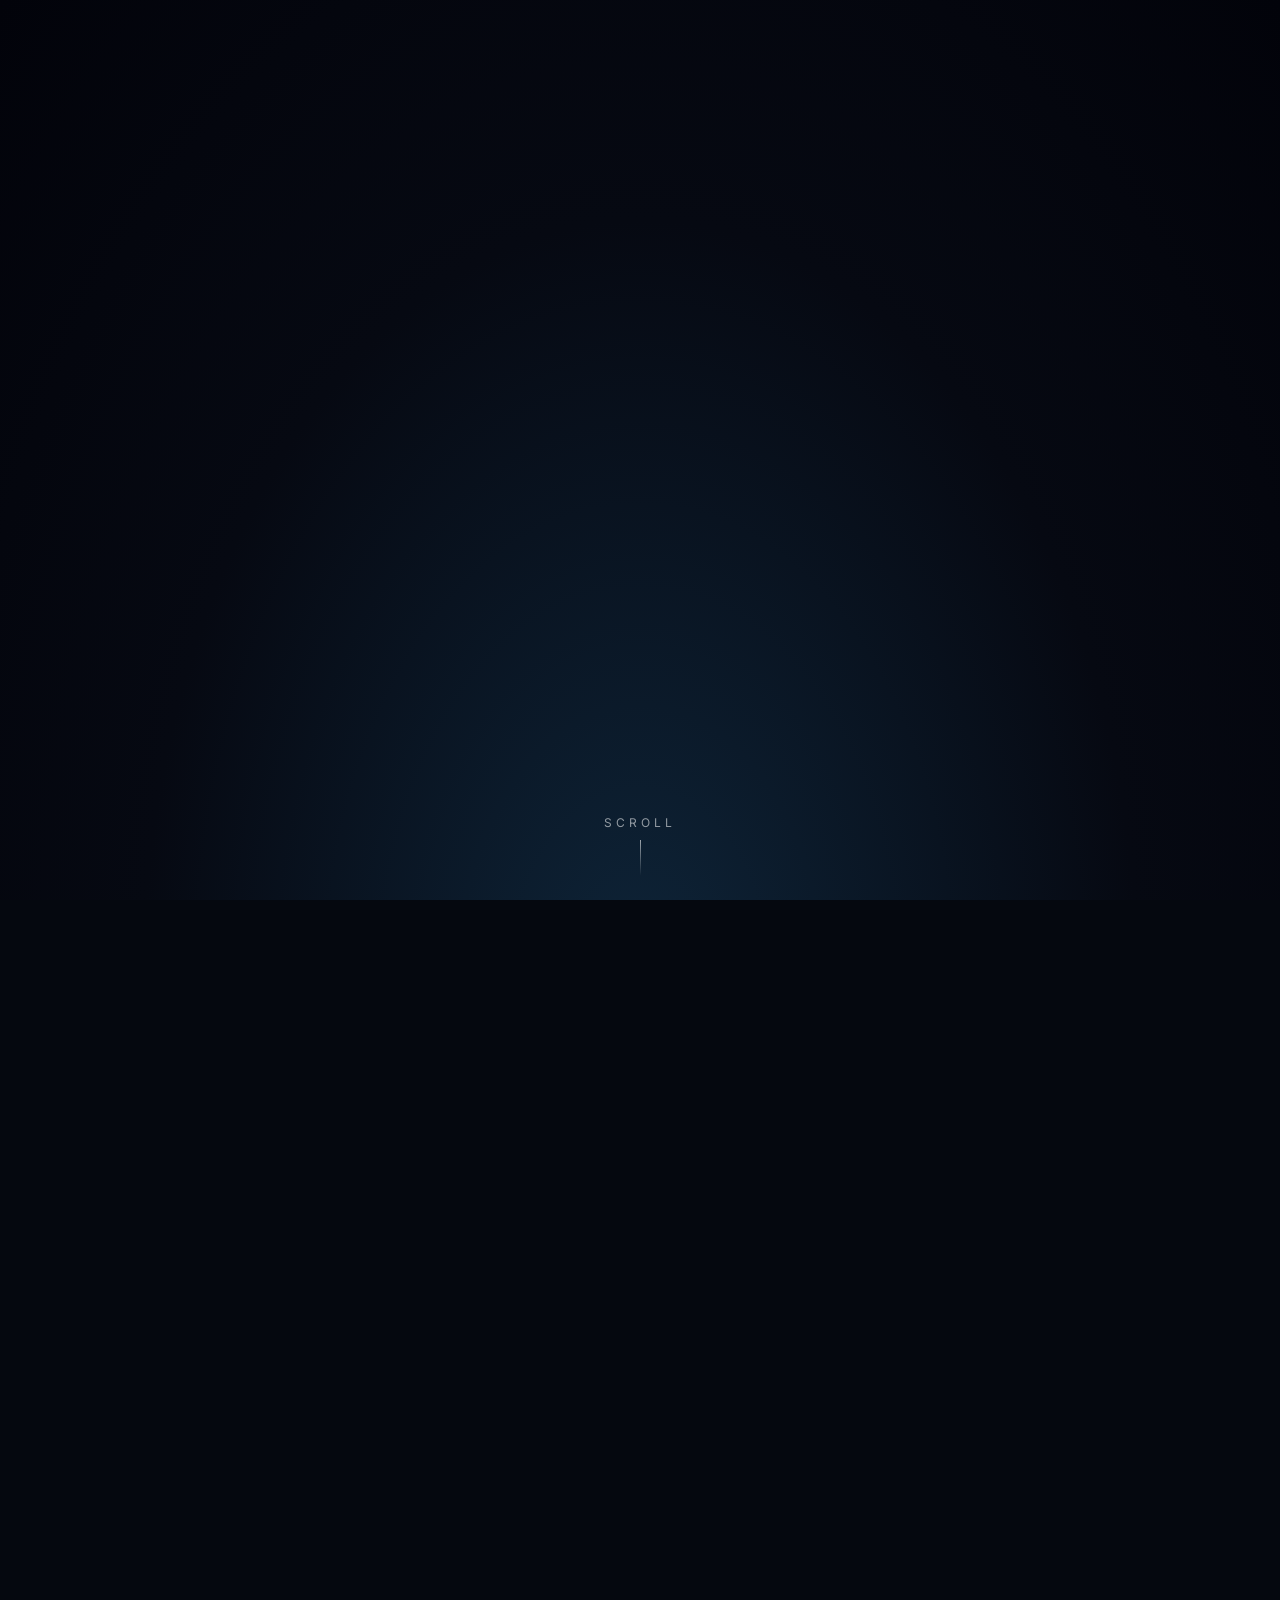
<file: index.html>
<!DOCTYPE html>
<html lang="it">
<head>
  <meta charset="UTF-8" />
  <meta name="viewport" content="width=device-width, initial-scale=1.0" />
  <title>Notte di Natale · scroll</title>
  <link rel="preconnect" href="https://fonts.googleapis.com">
  <link rel="preconnect" href="https://fonts.gstatic.com" crossorigin>
  <link href="https://fonts.googleapis.com/css2?family=Great+Vibes&family=Inter:wght@300;400;500;600&display=swap" rel="stylesheet">
  <style>
    *, *::before, *::after { margin: 0; padding: 0; box-sizing: border-box; }

    html { scroll-behavior: smooth; }

    body {
      height: 800vh;
      background: #05080f;
      font-family: 'Inter', sans-serif;
      color: #f5f5fa;
      overscroll-behavior: none;
    }

    .stage {
      position: fixed;
      inset: 0;
      overflow: hidden;
      background:
        radial-gradient(ellipse at 50% 110%, #0e2438 0%, #060912 55%, #02030a 100%);
    }

    /* contenitore esterno: tutta la scena notturna che verrà "zoomata" */
    .exterior {
      position: absolute;
      inset: 0;
      transform-origin: 20% 78%;
      will-change: transform, opacity, filter;
    }

    /* stelle */
    .stars {
      position: absolute; inset: 0;
      background-image:
        radial-gradient(1px 1px at 12% 18%, #fff, transparent 60%),
        radial-gradient(1px 1px at 25% 9%, #cfe6ff, transparent 60%),
        radial-gradient(1.5px 1.5px at 40% 22%, #fff, transparent 60%),
        radial-gradient(1px 1px at 58% 12%, #aac6ff, transparent 60%),
        radial-gradient(1px 1px at 71% 25%, #fff, transparent 60%),
        radial-gradient(1.5px 1.5px at 83% 8%, #fff, transparent 60%),
        radial-gradient(1px 1px at 92% 30%, #cfe6ff, transparent 60%),
        radial-gradient(1px 1px at 6% 35%, #fff, transparent 60%),
        radial-gradient(1px 1px at 33% 38%, #fff, transparent 60%),
        radial-gradient(1px 1px at 48% 5%, #fff, transparent 60%),
        radial-gradient(1px 1px at 64% 32%, #fff, transparent 60%);
      opacity: 0;
      animation: twinkle 4s ease-in-out infinite;
    }
    @keyframes twinkle {
      0%, 100% { filter: brightness(1); }
      50%      { filter: brightness(1.6); }
    }

    /* luna */
    .moon {
      position: absolute;
      top: 12%;
      right: 14%;
      width: 110px; height: 110px;
      border-radius: 50%;
      background: radial-gradient(circle at 35% 35%, #fff8e0 0%, #ecd58a 60%, #b89a4a 100%);
      box-shadow: 0 0 60px rgba(255, 240, 180, 0.35), 0 0 120px rgba(255, 220, 150, 0.18);
      opacity: 0;
      transform: scale(0.6);
    }

    /* terreno */
    .ground {
      position: absolute;
      bottom: -40px;
      left: -10%;
      width: 120%;
      height: 38%;
      background:
        radial-gradient(ellipse at 50% 0%, #f4f7ff 0%, #d7dfee 60%, #aab6cb 100%);
      border-top-left-radius: 50% 80px;
      border-top-right-radius: 50% 110px;
      transform: translateY(100%);
    }

    /* colline */
    .hill {
      position: absolute;
      bottom: 28%;
      width: 60%;
      height: 18%;
      background: linear-gradient(180deg, #1a2c44 0%, #0c1726 100%);
      border-radius: 50% 50% 0 0 / 100% 100% 0 0;
      opacity: 0;
    }
    .hill.left  { left: -10%; }
    .hill.right { right: -15%; width: 65%; height: 22%; bottom: 28%; }

    /* albero */
    .tree {
      position: absolute;
      bottom: 12%;
      left: 50%;
      transform: translateX(-50%) scale(0);
      transform-origin: 50% 100%;
      width: 260px;
      height: 380px;
    }
    .tree .trunk {
      position: absolute;
      bottom: 0;
      left: 50%;
      transform: translateX(-50%);
      width: 36px; height: 50px;
      background: linear-gradient(180deg, #5a3a20, #2e1b0d);
      border-radius: 4px;
    }
    .tree .layer {
      position: absolute;
      left: 50%;
      transform: translateX(-50%);
      width: 0; height: 0;
      border-left: solid transparent;
      border-right: solid transparent;
      border-bottom: solid #1f5a2e;
      filter: drop-shadow(0 6px 12px rgba(0,0,0,0.4));
    }
    .tree .l1 { bottom: 230px; border-left-width: 70px;  border-right-width: 70px;  border-bottom-width: 110px; border-bottom-color: #1c5028; }
    .tree .l2 { bottom: 150px; border-left-width: 95px;  border-right-width: 95px;  border-bottom-width: 130px; border-bottom-color: #1f5a2e; }
    .tree .l3 { bottom:  50px; border-left-width: 125px; border-right-width: 125px; border-bottom-width: 150px; border-bottom-color: #235f33; }

    .bauble {
      position: absolute;
      width: 14px; height: 14px;
      border-radius: 50%;
      opacity: 0;
      transform: scale(0);
      box-shadow: 0 0 8px rgba(255,255,255,0.3);
    }
    .light {
      position: absolute;
      width: 8px; height: 8px;
      border-radius: 50%;
      opacity: 0;
    }

    .star {
      position: absolute;
      bottom: 360px;
      left: 50%;
      transform: translate(-50%, -50%) scale(0) rotate(0deg);
      width: 36px; height: 36px;
      background: #ffe27a;
      clip-path: polygon(
        50% 0%, 61% 35%, 98% 35%, 68% 57%,
        79% 91%, 50% 70%, 21% 91%, 32% 57%,
        2% 35%, 39% 35%
      );
      box-shadow: 0 0 25px #ffd766, 0 0 60px #ffae2a;
    }

    /* neve */
    .snow {
      position: absolute; inset: 0;
      pointer-events: none;
      opacity: 0;
    }
    .flake {
      position: absolute;
      top: -10px;
      color: #fff;
      font-size: 14px;
      opacity: 0.85;
      will-change: transform;
      animation: fall linear infinite;
      text-shadow: 0 0 4px rgba(255,255,255,0.6);
    }
    @keyframes fall {
      0%   { transform: translate3d(0, -10vh, 0) rotate(0deg); }
      100% { transform: translate3d(20px, 110vh, 0) rotate(360deg); }
    }

    /* slitta */
    .sleigh {
      position: absolute;
      top: 22%;
      left: -25%;
      font-size: 56px;
      filter: drop-shadow(0 6px 14px rgba(0,0,0,0.5));
      transform: translateX(0);
      opacity: 0;
    }

    /* casetta */
    .house {
      position: absolute;
      bottom: 14%;
      left: 14%;
      width: 130px; height: 100px;
      opacity: 0;
      transform: translateY(20px);
    }
    .house .body {
      position: absolute;
      bottom: 0; left: 0;
      width: 130px; height: 70px;
      background: linear-gradient(180deg, #b15a3c 0%, #7a3a26 100%);
      border-radius: 4px;
    }
    .house .roof {
      position: absolute;
      top: 0; left: -10px;
      width: 0; height: 0;
      border-left: 75px solid transparent;
      border-right: 75px solid transparent;
      border-bottom: 50px solid #f4f7ff;
    }
    .house .window {
      position: absolute;
      bottom: 22px; left: 50%;
      transform: translateX(-50%);
      width: 28px; height: 28px;
      background: #ffd66b;
      border-radius: 4px;
      box-shadow: 0 0 18px rgba(255, 200, 100, 0.7);
    }
    .house .door {
      position: absolute;
      bottom: 0; left: 14px;
      width: 22px; height: 36px;
      background: linear-gradient(180deg, #4a2418 0%, #2a140b 100%);
      border-radius: 3px 3px 0 0;
      box-shadow: inset 0 0 0 1px rgba(255,200,120,0.15);
    }
    .house .chimney {
      position: absolute;
      top: 0; right: 18px;
      width: 16px; height: 32px;
      background: #4a2418;
    }

    /* INTERNO della casa: appare quando la "camera" entra */
    .interior {
      position: absolute;
      inset: 0;
      opacity: 0;
      pointer-events: none;
      background:
        radial-gradient(ellipse at 50% 65%, #f4b86a 0%, #c97632 30%, #5a2a14 70%, #1a0a05 100%);
    }
    .interior::before {
      /* pavimento in legno */
      content: "";
      position: absolute;
      left: 0; right: 0; bottom: 0;
      height: 32%;
      background:
        repeating-linear-gradient(90deg,
          #5a3520 0 60px, #6b3f26 60px 120px),
        linear-gradient(180deg, rgba(0,0,0,0.3), rgba(0,0,0,0.6));
      background-blend-mode: multiply;
      box-shadow: 0 -20px 60px rgba(0,0,0,0.6) inset;
    }
    .interior::after {
      /* parete con boiserie */
      content: "";
      position: absolute;
      left: 0; right: 0; top: 0;
      height: 68%;
      background:
        linear-gradient(180deg, rgba(0,0,0,0.4) 0%, rgba(0,0,0,0) 35%, rgba(0,0,0,0.5) 100%);
    }

    /* camino */
    .fireplace {
      position: absolute;
      bottom: 10%;
      left: 50%;
      transform: translateX(-50%);
      width: 240px;
      height: 220px;
    }
    .fireplace .mantel {
      position: absolute;
      top: 0; left: -16px;
      width: 272px; height: 18px;
      background: linear-gradient(180deg, #d8b07a, #8a6438);
      border-radius: 2px;
      box-shadow: 0 6px 16px rgba(0,0,0,0.5);
    }
    .fireplace .stone {
      position: absolute;
      top: 18px; left: 0;
      width: 240px; height: 200px;
      background:
        repeating-linear-gradient(90deg,
          #6e6258 0 38px, #5a4f47 38px 76px),
        linear-gradient(180deg, #5a4f47, #3a312b);
      background-blend-mode: multiply;
      border-radius: 4px;
    }
    .fireplace .opening {
      position: absolute;
      top: 60px; left: 50%;
      transform: translateX(-50%);
      width: 140px; height: 130px;
      background: radial-gradient(ellipse at 50% 80%, #2a0a02 0%, #000 80%);
      border-radius: 8px 8px 4px 4px;
      box-shadow: inset 0 0 20px rgba(0,0,0,0.9);
      overflow: hidden;
    }
    .flame {
      position: absolute;
      bottom: 0;
      left: 50%;
      transform: translateX(-50%);
      width: 60px; height: 90px;
      background: radial-gradient(ellipse at 50% 100%, #fff3a0 0%, #ffb347 35%, #e2531a 65%, transparent 80%);
      border-radius: 50% 50% 30% 30% / 60% 60% 40% 40%;
      filter: blur(2px);
      animation: flicker 1.4s ease-in-out infinite alternate;
      mix-blend-mode: screen;
    }
    .flame.f2 { width: 40px; height: 70px; opacity: 0.8; animation-duration: 1.1s; animation-delay: -0.4s; }
    .flame.f3 { width: 28px; height: 50px; opacity: 0.7; animation-duration: 0.8s; animation-delay: -0.7s; }
    @keyframes flicker {
      0%   { transform: translateX(-50%) scale(1, 1); }
      50%  { transform: translateX(-50%) scale(1.05, 1.1); }
      100% { transform: translateX(-50%) scale(0.95, 0.95); }
    }

    /* calze appese al camino */
    .stocking {
      position: absolute;
      top: 18px;
      width: 22px; height: 50px;
      background: #c0392b;
      border-radius: 4px 4px 12px 4px / 4px 4px 14px 4px;
      transform: rotate(-6deg);
      box-shadow: inset 0 4px 0 #fff;
    }
    .stocking.s1 { left: 30px; }
    .stocking.s2 { left: 70px; background: #2e8b57; transform: rotate(4deg); }
    .stocking.s3 { right: 30px; background: #c0392b; transform: rotate(6deg); }

    /* ghirlanda sul camino */
    .garland {
      position: absolute;
      top: 12px; left: -16px;
      width: 272px; height: 14px;
      background:
        radial-gradient(circle at 10px 7px, #1f5a2e 6px, transparent 7px) repeat-x,
        radial-gradient(circle at 22px 7px, #235f33 6px, transparent 7px) repeat-x;
      background-size: 28px 14px;
    }
    .garland::after {
      content: "";
      position: absolute; inset: 0;
      background:
        radial-gradient(circle at 14px 7px, #e74c3c 2px, transparent 3px) repeat-x,
        radial-gradient(circle at 28px 7px, #f1c40f 2px, transparent 3px) repeat-x;
      background-size: 28px 14px;
    }

    /* CTA finale */
    .cta-wrap {
      position: absolute;
      inset: 0;
      display: flex;
      flex-direction: column;
      align-items: center;
      justify-content: center;
      gap: 24px;
      opacity: 0;
      pointer-events: none;
      z-index: 5;
    }
    .cta-title {
      font-family: 'Great Vibes', cursive;
      font-size: clamp(36px, 6vw, 72px);
      color: #fff;
      text-shadow: 0 0 24px rgba(255,180,100,0.7), 0 4px 30px rgba(0,0,0,0.6);
      transform: translateY(20px);
      transition: transform 0.6s ease;
    }
    .cta {
      display: inline-flex;
      align-items: center;
      gap: 12px;
      padding: 18px 38px;
      font-family: 'Inter', sans-serif;
      font-weight: 500;
      font-size: 16px;
      letter-spacing: 3px;
      text-transform: uppercase;
      color: #2a140b;
      background: linear-gradient(180deg, #ffd66b 0%, #e9a73a 100%);
      border: none;
      border-radius: 40px;
      cursor: pointer;
      box-shadow:
        0 0 0 1px rgba(255,255,255,0.3) inset,
        0 8px 24px rgba(0,0,0,0.5),
        0 0 40px rgba(255, 180, 80, 0.5);
      transform: translateY(20px) scale(0.95);
      transition: transform 0.6s ease, box-shadow 0.3s ease;
    }
    .cta:hover {
      transform: translateY(20px) scale(1.04);
      box-shadow:
        0 0 0 1px rgba(255,255,255,0.4) inset,
        0 12px 32px rgba(0,0,0,0.55),
        0 0 60px rgba(255, 200, 110, 0.7);
    }
    .cta-wrap.show .cta-title,
    .cta-wrap.show .cta { transform: translateY(0) scale(1); }

    /* hint scroll */
    .hint {
      position: fixed;
      bottom: 24px; left: 50%;
      transform: translateX(-50%);
      font-size: 12px; letter-spacing: 4px;
      color: rgba(255,255,255,0.55);
      text-transform: uppercase;
      transition: opacity 0.4s ease;
      pointer-events: none;
      z-index: 10;
    }
    .hint::after {
      content: "";
      display: block;
      width: 1px; height: 36px;
      margin: 10px auto 0;
      background: linear-gradient(180deg, rgba(255,255,255,0.6), transparent);
      animation: pulse 1.6s ease-in-out infinite;
    }
    @keyframes pulse {
      0%,100% { transform: translateY(0); opacity: 0.4; }
      50%     { transform: translateY(8px); opacity: 1; }
    }

    .progress {
      position: fixed;
      top: 0; left: 0;
      height: 2px;
      width: 0%;
      background: linear-gradient(90deg, #c0392b, #ffd66b, #2e8b57);
      z-index: 11;
    }
  </style>
</head>
<body>

  <div class="progress" id="progress"></div>
  <div class="hint" id="hint">scroll</div>

  <div class="stage">

    <!-- SCENA ESTERNA -->
    <div class="exterior" id="exterior">
      <div class="stars" id="stars"></div>
      <div class="moon" id="moon"></div>

      <div class="hill left"  id="hillL"></div>
      <div class="hill right" id="hillR"></div>

      <div class="snow" id="snow"></div>

      <div class="sleigh" id="sleigh">🎅🛷</div>

      <div class="ground" id="ground"></div>

      <div class="house" id="house">
        <div class="roof"></div>
        <div class="chimney"></div>
        <div class="body"></div>
        <div class="window"></div>
        <div class="door"></div>
      </div>

      <div class="tree" id="tree">
        <div class="layer l3"></div>
        <div class="layer l2"></div>
        <div class="layer l1"></div>
        <div class="trunk"></div>
        <div class="star" id="star"></div>
      </div>
    </div>

    <!-- INTERNO della casa -->
    <div class="interior" id="interior">
      <div class="fireplace">
        <div class="mantel"></div>
        <div class="garland"></div>
        <div class="stocking s1"></div>
        <div class="stocking s2"></div>
        <div class="stocking s3"></div>
        <div class="stone"></div>
        <div class="opening">
          <div class="flame"></div>
          <div class="flame f2"></div>
          <div class="flame f3"></div>
        </div>
      </div>
    </div>

    <!-- CTA -->
    <div class="cta-wrap" id="ctaWrap">
      <div class="cta-title">Benvenuto</div>
      <button class="cta" type="button">Verifica disponibilità</button>
    </div>

  </div>

<script>
(() => {
  const exterior = document.getElementById('exterior');
  const interior = document.getElementById('interior');
  const ctaWrap  = document.getElementById('ctaWrap');

  const tree    = document.getElementById('tree');
  const star    = document.getElementById('star');
  const stars   = document.getElementById('stars');
  const moon    = document.getElementById('moon');
  const ground  = document.getElementById('ground');
  const hillL   = document.getElementById('hillL');
  const hillR   = document.getElementById('hillR');
  const snow    = document.getElementById('snow');
  const sleigh  = document.getElementById('sleigh');
  const house   = document.getElementById('house');
  const hint    = document.getElementById('hint');
  const progress= document.getElementById('progress');

  // fiocchi di neve
  const flakeChars = ['❄', '❅', '❆', '✻', '·'];
  for (let i = 0; i < 70; i++) {
    const f = document.createElement('span');
    f.className = 'flake';
    f.textContent = flakeChars[Math.floor(Math.random() * flakeChars.length)];
    f.style.left = (Math.random() * 100) + '%';
    f.style.fontSize = (8 + Math.random() * 16) + 'px';
    f.style.opacity = (0.4 + Math.random() * 0.6).toString();
    const dur = 6 + Math.random() * 10;
    f.style.animationDuration = dur + 's';
    f.style.animationDelay = (-Math.random() * dur) + 's';
    snow.appendChild(f);
  }

  // baubles e luci
  const baubleColors = ['#e74c3c', '#f1c40f', '#ecf0f1', '#9b59b6', '#3498db'];
  const lightColors  = ['#ffeb99', '#ff8a8a', '#9be3a3', '#a3c8ff', '#ffc78a'];

  const baublePositions = [
    [130, 110], [90, 145], [170, 145], [60, 180], [200, 180],
    [110, 215], [150, 215], [85, 250], [175, 250],
    [100, 290], [160, 290], [130, 320]
  ];
  const lightPositions = [
    [70, 130], [190, 130], [50, 175], [210, 175],
    [40, 230], [220, 230], [70, 270], [190, 270],
    [110, 80], [150, 80]
  ];

  const baubles = baublePositions.map(([x, y], i) => {
    const b = document.createElement('div');
    b.className = 'bauble';
    b.style.left = x + 'px';
    b.style.top  = y + 'px';
    b.style.background = baubleColors[i % baubleColors.length];
    b.dataset.delay = (i / baublePositions.length).toFixed(3);
    tree.appendChild(b);
    return b;
  });

  const lights = lightPositions.map(([x, y], i) => {
    const l = document.createElement('div');
    l.className = 'light';
    l.style.left = x + 'px';
    l.style.top  = y + 'px';
    l.style.background = lightColors[i % lightColors.length];
    l.style.boxShadow = `0 0 12px ${lightColors[i % lightColors.length]}, 0 0 24px ${lightColors[i % lightColors.length]}`;
    l.dataset.delay = (i / lightPositions.length).toFixed(3);
    tree.appendChild(l);
    return l;
  });

  const clamp = (v, a=0, b=1) => Math.max(a, Math.min(b, v));
  const map   = (v, a, b) => clamp((v - a) / (b - a));
  const lerp  = (a, b, t) => a + (b - a) * t;

  function frame() {
    const max = document.body.scrollHeight - window.innerHeight;
    const p   = max > 0 ? window.scrollY / max : 0;
    progress.style.width = (p * 100) + '%';

    hint.style.opacity = p > 0.02 ? '0' : '1';

    // 0.00 - 0.07 stelle e luna
    const tStars = map(p, 0.00, 0.07);
    stars.style.opacity = tStars.toString();
    moon.style.opacity  = tStars.toString();
    moon.style.transform = `scale(${lerp(0.6, 1, tStars)})`;

    // 0.04 - 0.14 colline
    const tHills = map(p, 0.04, 0.14);
    hillL.style.opacity = tHills.toString();
    hillR.style.opacity = tHills.toString();
    hillL.style.transform = `translateY(${lerp(40, 0, tHills)}px)`;
    hillR.style.transform = `translateY(${lerp(50, 0, tHills)}px)`;

    // 0.08 - 0.18 terreno
    ground.style.transform = `translateY(${lerp(100, 0, map(p, 0.08, 0.18))}%)`;

    // 0.14 - 0.24 casetta
    const tHouse = map(p, 0.14, 0.24);
    house.style.opacity   = tHouse.toString();
    house.style.transform = `translateY(${lerp(20, 0, tHouse)}px)`;

    // 0.16 - 0.32 neve
    snow.style.opacity = map(p, 0.16, 0.32).toString();

    // 0.20 - 0.36 albero
    const tTree = map(p, 0.20, 0.36);
    const easeT = tTree * tTree * (3 - 2 * tTree);
    tree.style.transform = `translateX(-50%) scale(${easeT})`;

    // 0.36 - 0.50 baubles
    const tDeco = map(p, 0.36, 0.50);
    baubles.forEach(b => {
      const d = parseFloat(b.dataset.delay);
      const local = clamp((tDeco - d * 0.7) / 0.3);
      b.style.opacity = local.toString();
      b.style.transform = `scale(${lerp(0, 1, local)})`;
    });

    // 0.48 - 0.62 luci
    const tLights = map(p, 0.48, 0.62);
    lights.forEach(l => {
      const d = parseFloat(l.dataset.delay);
      const local = clamp((tLights - d * 0.6) / 0.4);
      const pulse = 0.6 + 0.4 * Math.sin(performance.now() / 400 + d * 6);
      l.style.opacity = (local * pulse).toString();
    });

    // 0.58 - 0.70 stella
    const tStar = map(p, 0.58, 0.70);
    const easeS = tStar * tStar * (3 - 2 * tStar);
    star.style.transform =
      `translate(-50%, -50%) scale(${lerp(0, 1, easeS)}) rotate(${lerp(-180, 0, easeS)}deg)`;

    // 0.65 - 0.78 slitta
    const tSleigh = map(p, 0.65, 0.78);
    const arc = -Math.sin(tSleigh * Math.PI) * 60;
    sleigh.style.opacity   = (tSleigh > 0 && tSleigh < 1 ? 1 : 0).toString();
    sleigh.style.transform =
      `translate(${lerp(0, window.innerWidth * 1.5, tSleigh)}px, ${arc}px)`;

    // 0.78 - 0.92 ZOOM dentro la casa
    const tZoom = map(p, 0.78, 0.92);
    const easeZ = tZoom * tZoom * (3 - 2 * tZoom);
    const scale = lerp(1, 14, easeZ);
    // dopo lo scale rispetto a (20%, 78%), porto quel punto al centro viewport
    const tx = lerp(0, 30, easeZ); // vw
    const ty = lerp(0, -28, easeZ); // vh
    exterior.style.transform = `translate(${tx}vw, ${ty}vh) scale(${scale})`;
    exterior.style.filter    = `blur(${lerp(0, 6, easeZ)}px) brightness(${lerp(1, 1.4, easeZ)})`;
    exterior.style.opacity   = lerp(1, 0, clamp((tZoom - 0.6) / 0.4)).toString();

    // interno appare verso fine zoom
    interior.style.opacity = map(p, 0.86, 0.95).toString();

    // 0.94 - 1.00 CTA
    const tCta = map(p, 0.94, 1.00);
    ctaWrap.style.opacity = tCta.toString();
    if (tCta > 0.5) {
      ctaWrap.classList.add('show');
      ctaWrap.style.pointerEvents = 'auto';
    } else {
      ctaWrap.classList.remove('show');
      ctaWrap.style.pointerEvents = 'none';
    }

    requestAnimationFrame(frame);
  }
  requestAnimationFrame(frame);
})();
</script>
</body>
</html>
</file>
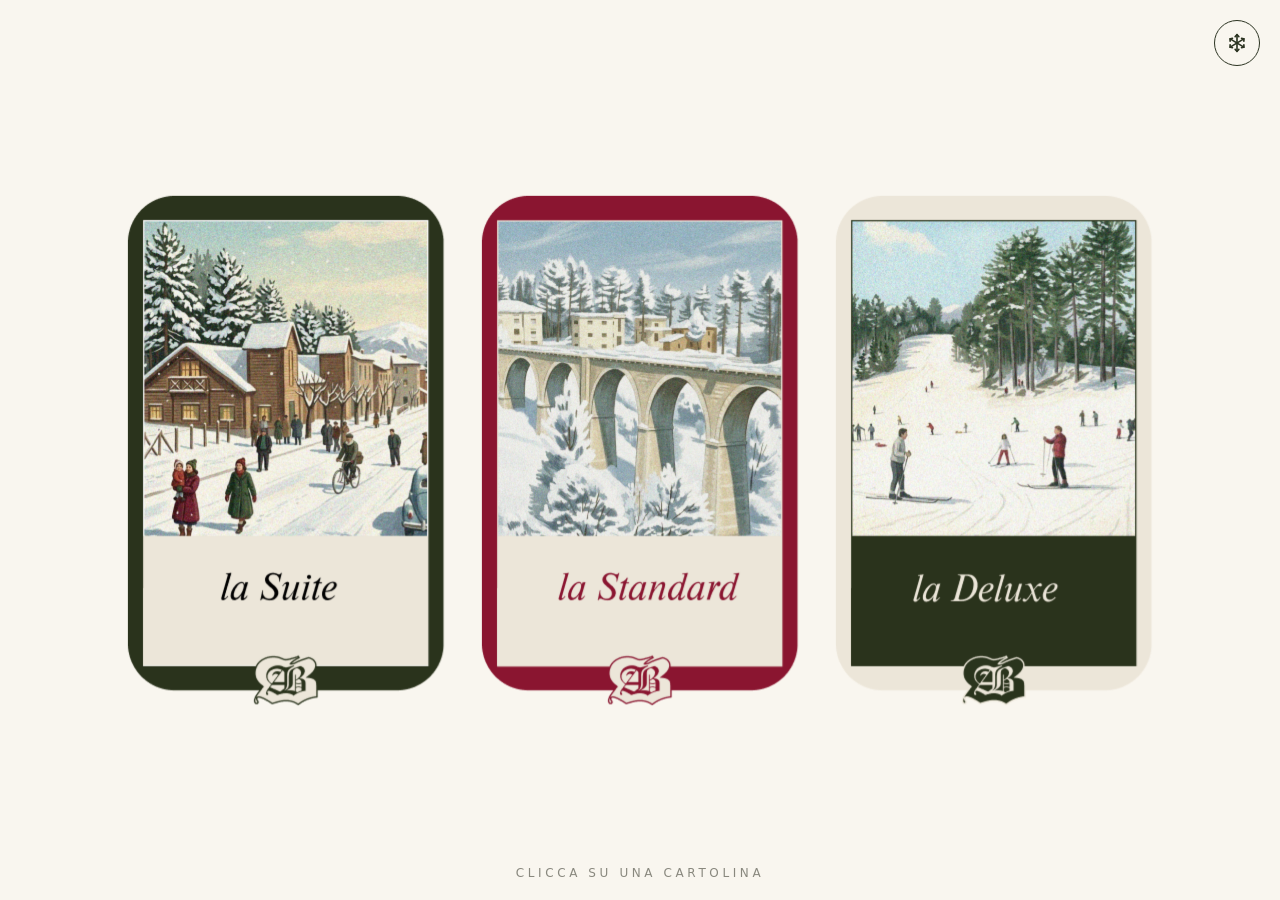
<file: cartolina.html>
<!DOCTYPE html>
<html lang="it">
<head>
  <meta charset="UTF-8" />
  <meta name="viewport" content="width=device-width, initial-scale=1.0" />
  <title>Cartoline · Camigliatello Silano</title>
  <link rel="preconnect" href="https://fonts.googleapis.com">
  <link rel="preconnect" href="https://fonts.gstatic.com" crossorigin>
  <link href="https://fonts.googleapis.com/css2?family=Caveat:wght@400;500;600&display=swap" rel="stylesheet">
  <style>
    *, *::before, *::after { margin: 0; padding: 0; box-sizing: border-box; }

    html, body {
      width: 100%;
      min-height: 100%;
      background: #F9F6EF;
      font-family: system-ui, sans-serif;
      display: flex;
      align-items: center;
      justify-content: center;
      padding: 40px 20px;
    }

    /* Riga orizzontale di tre cartoline */
    .row {
      display: flex;
      gap: clamp(16px, 3vw, 48px);
      align-items: center;
      justify-content: center;
      flex-wrap: wrap;
    }

    /* ---- Scena 3D ----
       Aspect-ratio esatto dell'immagine (316×509) così la cartolina
       non viene mai ritagliata, e `object-fit: contain` la preserva
       integrale. */
    .scene {
      width: min(30vw, 316px);
      min-width: 240px;
      aspect-ratio: 316 / 509;
      perspective: 1600px;
    }

    /* ---- Mobile: carosello scorrevole, una card alla volta ---- */
    @media (max-width: 768px) {
      html, body {
        display: block;
        padding: 0;
        overflow-x: hidden;
      }

      .row {
        flex-wrap: nowrap;
        overflow-x: auto;
        overflow-y: hidden;
        scroll-snap-type: x mandatory;
        -webkit-overflow-scrolling: touch;
        padding: 90px calc(50vw - 158px) 140px;  /* più aria sopra e sotto */
        gap: 32px;
        justify-content: flex-start;
        scrollbar-width: none;
      }
      .row::-webkit-scrollbar { display: none; }

      .scene {
        flex: 0 0 auto;
        width: 316px;
        min-width: 316px;
        scroll-snap-align: center;
      }

      /* Icona neve: sul mobile evita di sovrapporsi alle card:
         spostala in basso a destra con più margine. */
      .snow-toggle {
        top: auto;
        bottom: 36px;
        right: 18px;
        width: 42px;
        height: 42px;
        font-size: 20px;
      }
      .hint { display: none; }
    }

    .card {
      position: relative;
      width: 100%;
      height: 100%;
      transform-style: preserve-3d;
      cursor: pointer;
      transition: transform 1.2s cubic-bezier(0.55, 0.1, 0.35, 1);
      will-change: transform;
    }

    /* Flip solo al click */
    .scene.flipped .card { transform: rotateY(180deg); }

    .face {
      position: absolute;
      inset: 0;
      backface-visibility: hidden;
      -webkit-backface-visibility: hidden;
    }

    .face img {
      width: 100%;
      height: 100%;
      display: block;
      object-fit: contain;
      user-select: none;
      -webkit-user-drag: none;
    }

    .front { transform: rotateY(0deg)   translateZ(1px); }
    .back  { transform: rotateY(180deg) translateZ(1px); }

    /* ---- Scritta a mano sulle righe del retro ---- */
    .handwriting {
      position: absolute;
      inset: 0;
      pointer-events: none;
    }

    .handwriting .line {
      position: absolute;
      left: 12%;
      right: 2%;
      height: 22px;
      line-height: 22px;
      font-family: 'Caveat', cursive;
      font-size: 17px;
      color: #ece7d3;
      white-space: nowrap;
      overflow: hidden;
      letter-spacing: 0.2px;
    }

    .handwriting .line:nth-child(1) { top: 49.5%; transform: rotate(-0.6deg); }
    .handwriting .line:nth-child(2) { top: 59.3%; transform: rotate(0.4deg); }
    .handwriting .line:nth-child(3) { top: 67.4%; transform: rotate(-0.3deg); }
    .handwriting .line:nth-child(4) { top: 76.5%; transform: rotate(0.5deg); }

    /* Deluxe: testo in verde scuro invece del crema */
    .scene.deluxe .handwriting .line { color: #2A331C; }

    .hint {
      position: fixed;
      bottom: 20px;
      left: 0; right: 0;
      text-align: center;
      font-size: 12px;
      letter-spacing: 0.3em;
      text-transform: uppercase;
      color: #5a5a4f;
      opacity: 0.7;
    }

    /* ---- Neve: canvas full-viewport + toggle ---- */
    #snow {
      position: fixed;
      inset: 0;
      pointer-events: none;
      z-index: 5;
      opacity: 0;
      transition: opacity 0.8s ease;
    }
    body.snowing #snow { opacity: 1; }

    .snow-toggle {
      position: fixed;
      top: 20px;
      right: 20px;
      width: 46px;
      height: 46px;
      border-radius: 50%;
      border: 1px solid #2b3321;
      background: #F9F6EF;
      color: #2b3321;
      font-size: 22px;
      line-height: 1;
      display: flex;
      align-items: center;
      justify-content: center;
      cursor: pointer;
      transition: transform 0.4s ease, background 0.3s ease, color 0.3s ease;
      z-index: 20;
      user-select: none;
    }
    .snow-toggle:hover { transform: scale(1.08); }

    body.snowing .snow-toggle {
      background: #2b3321;
      color: #F9F6EF;
      animation: spin 6s linear infinite;
    }
    @keyframes spin { to { transform: rotate(360deg); } }
  </style>
</head>
<body>

  <div class="row">

    <div class="scene">
      <div class="card">
        <div class="face front">
          <img src="de-giuseppe/la%20suite.png" alt="Fronte cartolina 1" />
        </div>
        <div class="face back">
          <img src="de-giuseppe/PROVA%20CARTOLINA2.png" alt="Retro cartolina 1" />
          <div class="handwriting">
            <div class="line" data-text="Camera con ampi spazi per esigenze"></div>
            <div class="line" data-text="familiari o di coppie in cerca di"></div>
            <div class="line" data-text="un vero e proprio spazio da vivere"></div>
            <div class="line" data-text="in piena libertà."></div>
          </div>
        </div>
      </div>
    </div>

    <div class="scene">
      <div class="card">
        <div class="face front">
          <img src="de-giuseppe/la_standard.png" alt="Fronte Standard" />
        </div>
        <div class="face back">
          <img src="de-giuseppe/la_standardretro.png" alt="Retro Standard" />
          <div class="handwriting">
            <div class="line" data-text="Camera adatta alle coppie che vogliono"></div>
            <div class="line" data-text="vivere il tempo della vacanza con la"></div>
            <div class="line" data-text="vita della Sila e godendo nei momenti"></div>
            <div class="line" data-text="di Relax gli spazi comuni della struttura."></div>
          </div>
        </div>
      </div>
    </div>

    <div class="scene deluxe">
      <div class="card">
        <div class="face front">
          <img src="de-giuseppe/la_deluxe.png" alt="Fronte Deluxe" />
        </div>
        <div class="face back">
          <img src="de-giuseppe/la_deluxeretro.png" alt="Retro Deluxe" />
          <div class="handwriting">
            <div class="line" data-text="Camera con spazi adatti ad una coppia"></div>
            <div class="line" data-text="esigente e che vuole ritrovare la"></div>
            <div class="line" data-text="serenità e il relax, vivendo qualche"></div>
            <div class="line" data-text="momento in più il proprio appartamento."></div>
          </div>
        </div>
      </div>
    </div>

  </div>

  <canvas id="snow"></canvas>

  <button class="snow-toggle" id="snowToggle" aria-label="Attiva neve" title="Neve">
    <svg viewBox="0 0 24 24" width="22" height="22" fill="none" stroke="currentColor" stroke-width="1.8" stroke-linecap="round">
      <line x1="12" y1="3" x2="12" y2="21"/>
      <line x1="4.5" y1="7.5" x2="19.5" y2="16.5"/>
      <line x1="4.5" y1="16.5" x2="19.5" y2="7.5"/>
      <polyline points="10,5 12,3 14,5"/>
      <polyline points="10,19 12,21 14,19"/>
      <polyline points="4.5,10 4.5,7.5 7,7"/>
      <polyline points="19.5,14 19.5,16.5 17,17"/>
      <polyline points="4.5,14 4.5,16.5 7,17"/>
      <polyline points="19.5,10 19.5,7.5 17,7"/>
    </svg>
  </button>

  <div class="hint">clicca su una cartolina</div>

  <script>
    /* ---- Parametri scrittura ---- */
    const CHAR_MS     = 55;
    const CHAR_JITTER = 40;
    const SPACE_PAUSE = 90;
    const LINE_PAUSE  = 420;
    const START_DELAY = 700;

    const rand = (a, b) => a + Math.random() * (b - a);
    const wait = ms => new Promise(r => setTimeout(r, ms));

    /* ===========================================================
       AUDIO – sample reali
       - penna: loop continuo durante la scrittura
       - campanelle: one-shot al flip
       =========================================================== */
    const pencilAudio = new Audio('de-giuseppe/floraphonic-pencil-writing-drawing-loop-5-211896.mp3');
    pencilAudio.loop   = true;
    pencilAudio.volume = 0.8;
    pencilAudio.preload = 'auto';

    const bellsAudio = new Audio('de-giuseppe/dragon-studio-bells-jingling-2-372467.mp3');
    bellsAudio.volume = 0.9;
    bellsAudio.preload = 'auto';

    let pencilActive = 0; /* contatore: così più cartoline in scrittura non si pestano */

    function pencilStart() {
      pencilActive++;
      if (pencilActive === 1) {
        try {
          pencilAudio.currentTime = 0;
          pencilAudio.play();
        } catch(e) {}
      }
    }

    function pencilStop() {
      pencilActive = Math.max(0, pencilActive - 1);
      if (pencilActive === 0) {
        /* fade out morbido per evitare click di fine loop */
        const start = pencilAudio.volume;
        const steps = 10;
        let i = 0;
        const id = setInterval(() => {
          i++;
          pencilAudio.volume = Math.max(0, start * (1 - i / steps));
          if (i >= steps) {
            clearInterval(id);
            pencilAudio.pause();
            pencilAudio.currentTime = 0;
            pencilAudio.volume = start;
          }
        }, 25);
      }
    }

    function playBell() {
      try {
        /* clone per consentire flip ravvicinati sovrapposti */
        const b = bellsAudio.cloneNode();
        b.volume = bellsAudio.volume;
        b.play();
      } catch(e) {}
    }

    async function ensureAudioRunning() {
      /* L'interazione utente (click) basta a sbloccare l'autoplay */
    }

    /* Inizializza ogni cartolina in modo indipendente */
    document.querySelectorAll('.scene').forEach((scene) => {
      const lines = scene.querySelectorAll('.handwriting .line');
      let writeToken = 0;

      const resetLines = () => lines.forEach(l => { l.textContent = ''; });

      async function writeAll() {
        const myToken = ++writeToken;
        resetLines();
        await wait(START_DELAY);
        if (myToken !== writeToken) return;

        pencilStart();
        try {
          for (const line of lines) {
            const text = line.dataset.text;
            line.textContent = '';

            for (let i = 0; i < text.length; i++) {
              const ch = text[i];
              line.textContent += ch;
              let delay = CHAR_MS + rand(-CHAR_JITTER, CHAR_JITTER);
              if (ch === ' ' || ch === ',' || ch === '.') delay += SPACE_PAUSE;
              await wait(delay);
              if (myToken !== writeToken) return;
            }
            await wait(LINE_PAUSE);
            if (myToken !== writeToken) return;
          }
        } finally {
          pencilStop();
        }
      }

      scene.addEventListener('click', async () => {
        await ensureAudioRunning();
        const wasFlipped = scene.classList.contains('flipped');
        scene.classList.toggle('flipped');

        if (!wasFlipped) {
          /* Verso il retro: parte la scrittura */
          writeAll();
        } else {
          /* Torno al fronte mentre sto scrivendo: annulla il loop
             di scrittura in corso. L'audio penna si ferma dal `finally`
             della writeAll (fade-out morbido). */
          writeToken++;
        }
      });
    });

    /* ===========================================================
       NEVE – singolo toggle: fiocchi che cadono
       =========================================================== */
    (function snowModule() {
      const canvas = document.getElementById('snow');
      const ctx    = canvas.getContext('2d');
      const toggle = document.getElementById('snowToggle');

      let W, H, DPR, active = false;
      const flakes = [];

      function resize() {
        DPR = Math.min(window.devicePixelRatio || 1, 2);
        W = window.innerWidth; H = window.innerHeight;
        canvas.width  = W * DPR;
        canvas.height = H * DPR;
        canvas.style.width  = W + 'px';
        canvas.style.height = H + 'px';
        ctx.setTransform(DPR, 0, 0, DPR, 0, 0);
      }
      window.addEventListener('resize', resize);
      resize();

      const COUNT = Math.max(80, Math.floor(W * H / 14000));

      function makeFlake(fromTop = false) {
        const r = 1 + Math.random() * 2.8;
        return {
          x: Math.random() * W,
          y: fromTop ? -20 - Math.random() * 80 : Math.random() * H,
          r,
          vy: 0.3 + r * 0.35,
          vxAmp: 0.4 + Math.random() * 0.9,
          phase: Math.random() * Math.PI * 2,
          omega: 0.004 + Math.random() * 0.008,
          alpha: 0.55 + Math.random() * 0.45
        };
      }

      for (let i = 0; i < COUNT; i++) flakes.push(makeFlake(false));

      function frame() {
        ctx.clearRect(0, 0, W, H);
        if (active) {
          for (const f of flakes) {
            f.phase += f.omega;
            f.x += Math.sin(f.phase) * f.vxAmp * 0.6;
            f.y += f.vy;
            if (f.y > H + 10) { Object.assign(f, makeFlake(true)); continue; }
            if (f.x < -10) f.x = W + 10;
            if (f.x > W + 10) f.x = -10;

            ctx.beginPath();
            ctx.fillStyle = `rgba(255,255,255,${f.alpha})`;
            ctx.shadowColor = 'rgba(255,255,255,0.6)';
            ctx.shadowBlur  = 4;
            ctx.arc(f.x, f.y, f.r, 0, Math.PI * 2);
            ctx.fill();
          }
          ctx.shadowBlur = 0;
        }
        requestAnimationFrame(frame);
      }
      requestAnimationFrame(frame);

      toggle.addEventListener('click', () => {
        active = !active;
        document.body.classList.toggle('snowing', active);
      });
    })();
  </script>
</body>
</html>
</file>
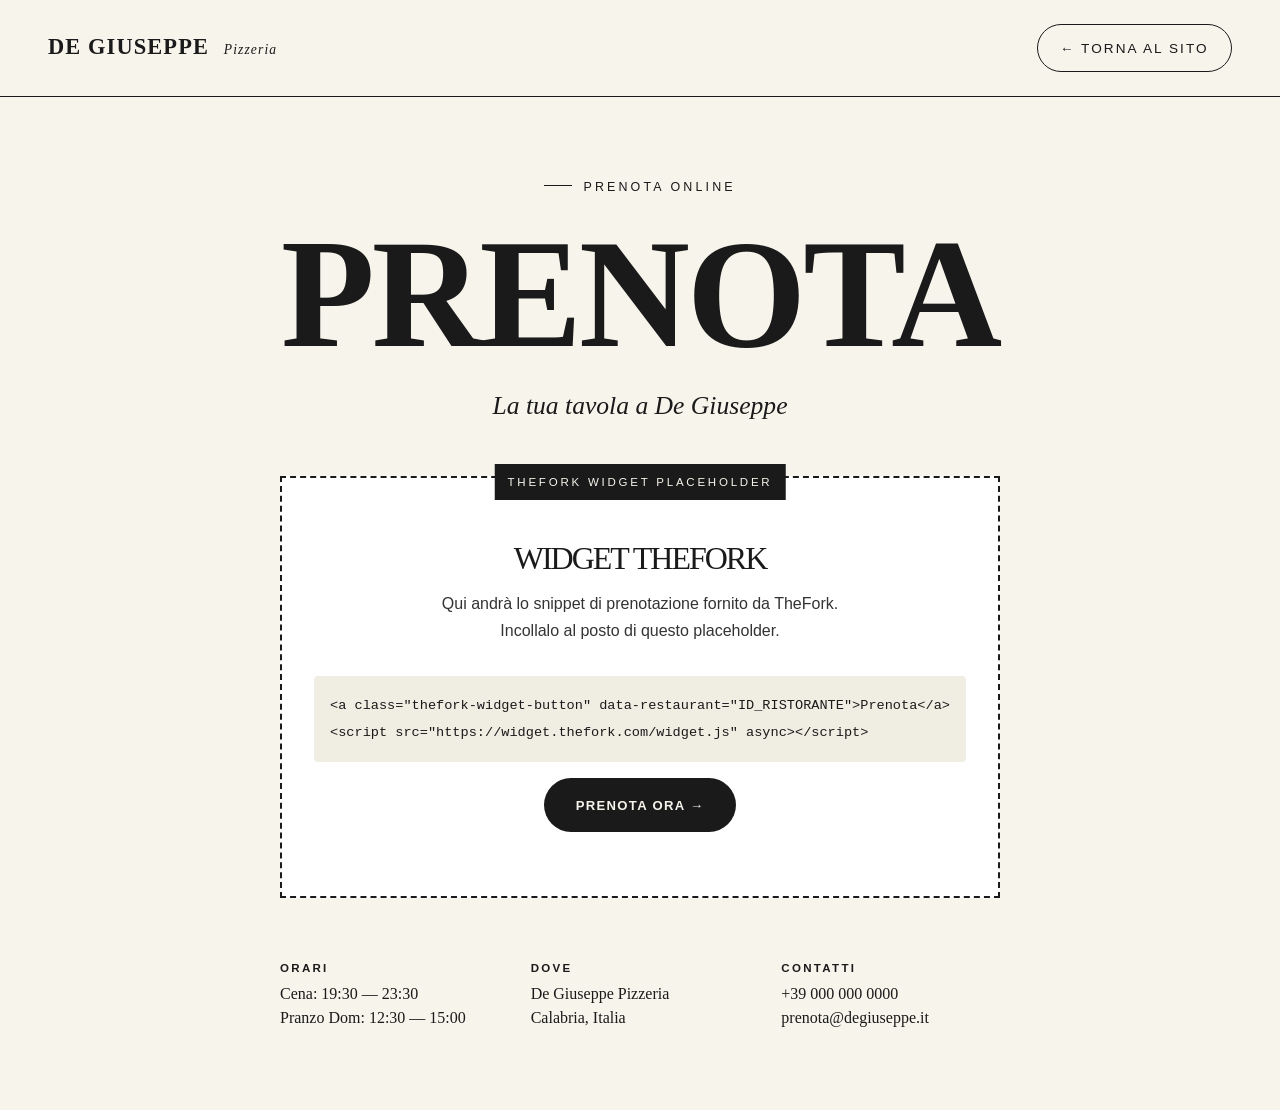
<file: de-giuseppe/prenota.html>
<!DOCTYPE html>
<html lang="it">
<head>
    <meta charset="UTF-8">
    <meta name="viewport" content="width=device-width, initial-scale=1.0">
    <title>Prenota — De Giuseppe Pizzeria</title>
    <meta name="description" content="Prenota il tuo tavolo da De Giuseppe Pizzeria.">

    <link rel="stylesheet" href="./Da Maria - Webflow Ecommerce website template_files/damaria-roma.shared.68af16eab.min.css" crossorigin="anonymous">
    <link rel="stylesheet" href="./Da Maria - Webflow Ecommerce website template_files/css" media="all">
    <link rel="stylesheet" href="./Da Maria - Webflow Ecommerce website template_files/styles.css">

    <style>
        :root { --red100: #1a1a1a !important; --red200: #1a1a1a !important; }

        /* Neutralize any color: red rules from shared min.css */
        h1, h2, h3, h4, h5, h6 { color: #1a1a1a; }
        .textcolorred, .bgcolorred, .gault-milleau-listed { color: #1a1a1a !important; background-color: transparent !important; }
        svg path[fill="#E7A9A8"] { fill: #c9c4ba !important; }
        svg path[stroke="#E7A9A8"] { stroke: #c9c4ba !important; }

        body {
            margin: 0;
            font-family: 'PT Sans', sans-serif;
            background: var(--beige-body-in-combination-with-paper-structure-bg, #f7f4ec);
            color: #1a1a1a;
            min-height: 100vh;
        }

        .prenota-nav {
            display: flex;
            justify-content: space-between;
            align-items: center;
            padding: 1.5rem 3rem;
            border-bottom: 1px solid #1a1a1a;
        }
        .prenota-nav .brand {
            font-family: 'Bitter', serif;
            font-weight: 700;
            font-size: 1.4rem;
            color: #1a1a1a;
            text-decoration: none;
            letter-spacing: 0.05em;
        }
        .prenota-nav .brand em {
            font-style: italic;
            font-weight: 400;
            font-size: 0.85rem;
            margin-left: 0.5rem;
            color: #1a1a1a;
        }
        .prenota-nav .back {
            font-family: 'PT Sans', sans-serif;
            font-size: 0.85rem;
            letter-spacing: 0.15em;
            text-transform: uppercase;
            color: #1a1a1a;
            text-decoration: none;
            border: 1px solid #1a1a1a;
            padding: 0.6rem 1.4rem;
            border-radius: 999px;
            transition: background 0.3s ease, color 0.3s ease;
        }
        .prenota-nav .back:hover {
            background: #1a1a1a;
            color: #f7f4ec;
        }

        .prenota-wrap {
            max-width: 920px;
            margin: 0 auto;
            padding: 5rem 2rem;
            text-align: center;
        }
        .prenota-eyebrow {
            font-family: 'PT Sans', sans-serif;
            font-size: 0.78rem;
            letter-spacing: 0.25em;
            text-transform: uppercase;
            color: #1a1a1a;
            margin-bottom: 1.5rem;
        }
        .prenota-eyebrow::before {
            content: "";
            display: inline-block;
            width: 28px;
            height: 1px;
            background: #1a1a1a;
            vertical-align: middle;
            margin-right: 0.7rem;
            transform: translateY(-2px);
        }
        .prenota-title {
            font-family: 'Bitter', serif;
            font-weight: 700;
            font-size: clamp(4rem, 12vw, 10rem);
            line-height: 0.95;
            letter-spacing: -0.02em;
            color: #1a1a1a;
            margin: 0 0 1rem;
        }
        .prenota-sub {
            font-family: 'Bitter', serif;
            font-style: italic;
            font-size: clamp(1.2rem, 2vw, 1.6rem);
            color: #1a1a1a;
            margin-bottom: 3rem;
        }

        .thefork-placeholder {
            border: 2px dashed #1a1a1a;
            background: #ffffff;
            padding: 4rem 2rem;
            margin: 0 auto;
            max-width: 720px;
            text-align: center;
            font-family: 'PT Sans', sans-serif;
            position: relative;
        }
        .thefork-placeholder::before {
            content: "TheFork widget placeholder";
            display: inline-block;
            font-size: 0.72rem;
            letter-spacing: 0.24em;
            text-transform: uppercase;
            background: #1a1a1a;
            color: #f7f4ec;
            padding: 0.3rem 0.8rem;
            position: absolute;
            top: -14px;
            left: 50%;
            transform: translateX(-50%);
        }
        .thefork-placeholder h2 {
            font-family: 'Bitter', serif;
            font-weight: 400;
            font-size: 2rem;
            margin: 0 0 1rem;
            color: #1a1a1a !important;
        }
        .thefork-placeholder p {
            font-size: 1rem;
            line-height: 1.7;
            color: #333;
            max-width: 48ch;
            margin: 0 auto 2rem;
        }
        .thefork-placeholder code {
            display: block;
            background: #f0ede3;
            padding: 1rem;
            border-radius: 4px;
            font-family: monospace;
            font-size: 0.85rem;
            text-align: left;
            overflow-x: auto;
            margin-top: 1rem;
            white-space: pre;
        }
        .thefork-cta {
            display: inline-flex;
            align-items: center;
            gap: 0.5rem;
            padding: 0.85rem 2rem;
            background: #1a1a1a;
            color: #f7f4ec;
            text-decoration: none;
            font-size: 0.82rem;
            letter-spacing: 0.1em;
            text-transform: uppercase;
            border-radius: 999px;
            font-weight: 700;
            transition: background 0.3s ease;
            margin-top: 1rem;
        }
        .thefork-cta:hover { background: #444; }

        .prenota-info {
            margin-top: 4rem;
            display: grid;
            grid-template-columns: repeat(3, 1fr);
            gap: 2rem;
            text-align: left;
            max-width: 720px;
            margin-left: auto;
            margin-right: auto;
        }
        .prenota-info .info-block h3 {
            font-family: 'PT Sans', sans-serif;
            font-size: 0.72rem;
            letter-spacing: 0.2em;
            text-transform: uppercase;
            margin-bottom: 0.5rem;
            color: #1a1a1a;
        }
        .prenota-info .info-block p {
            font-family: 'Bitter', serif;
            font-size: 1rem;
            line-height: 1.5;
            color: #1a1a1a;
        }

        @media (max-width: 700px) {
            .prenota-nav { padding: 1rem 1.5rem; }
            .prenota-nav .brand { font-size: 1.1rem; }
            .prenota-wrap { padding: 3rem 1.5rem; }
            .prenota-info { grid-template-columns: 1fr; gap: 1.5rem; }
            .thefork-placeholder { padding: 3rem 1.5rem; }
        }
    </style>
</head>
<body>

<nav class="prenota-nav">
    <a href="./index.html" class="brand">DE GIUSEPPE <em>Pizzeria</em></a>
    <a href="./index.html" class="back">← Torna al sito</a>
</nav>

<main class="prenota-wrap">
    <p class="prenota-eyebrow">Prenota online</p>
    <h1 class="prenota-title">Prenota</h1>
    <p class="prenota-sub">La tua tavola a De Giuseppe</p>

    <!-- ========================================================
         TheFork widget goes here. Replace the placeholder below
         with the exact snippet provided by TheFork, es.:

         <div id="fork-widget-container"></div>
         <script src="https://widget.thefork.com/..." async></script>

         or the iframe-based embed.
         ======================================================== -->
    <div class="thefork-placeholder" id="fork-widget-container">
        <h2>Widget TheFork</h2>
        <p>
            Qui andrà lo snippet di prenotazione fornito da TheFork.
            Incollalo al posto di questo placeholder.
        </p>
        <code>&lt;a class="thefork-widget-button" data-restaurant="ID_RISTORANTE"&gt;Prenota&lt;/a&gt;
&lt;script src="https://widget.thefork.com/widget.js" async&gt;&lt;/script&gt;</code>
        <a href="#" class="thefork-cta">Prenota ora →</a>
    </div>

    <section class="prenota-info">
        <div class="info-block">
            <h3>Orari</h3>
            <p>Cena: 19:30 — 23:30<br>Pranzo Dom: 12:30 — 15:00</p>
        </div>
        <div class="info-block">
            <h3>Dove</h3>
            <p>De Giuseppe Pizzeria<br>Calabria, Italia</p>
        </div>
        <div class="info-block">
            <h3>Contatti</h3>
            <p>+39 000 000 0000<br>prenota@degiuseppe.it</p>
        </div>
    </section>
</main>

</body>
</html>
</file>
<file: de-giuseppe/Da Maria - Webflow Ecommerce website template_files/styles.css>
.split-char-heading {
  opacity: 0;
  transform: translateX(0.75rem);
}

.split-char-meta {
  opacity: 0;
  transform: translateX(0.5rem);
}

[heading-hero-animation] {
  opacity: 0;
}

[meta-hero-animation] {
  opacity: 0;
}

[divider-hero-animation] {
  width: 0%;
  transform: translateX(3rem);
}

[heading-move-wrap] {
  overflow: hidden;
  width: 100%;
}

[heading-move] {
  display: flex;
  flex-wrap: nowrap;
  width: max-content;
}

[heading-set] {
  display: flex;
  flex-wrap: nowrap;
  align-items: center;
  flex: 0 0 auto;
}

[heading-set] > * {
  flex: 0 0 auto;
}
</file>
<file: de-giuseppe/Da Maria - Webflow Ecommerce website template_files/damaria-roma.shared.68af16eab.min.css>
html{-webkit-text-size-adjust:100%;-ms-text-size-adjust:100%;font-family:sans-serif}body{margin:0}article,aside,details,figcaption,figure,footer,header,hgroup,main,menu,nav,section,summary{display:block}audio,canvas,progress,video{vertical-align:baseline;display:inline-block}audio:not([controls]){height:0;display:none}[hidden],template{display:none}a{background-color:#0000}a:active,a:hover{outline:0}abbr[title]{border-bottom:1px dotted}b,strong{font-weight:700}dfn{font-style:italic}h1{margin:.67em 0;font-size:2em}mark{color:#000;background:#ff0}small{font-size:80%}sub,sup{vertical-align:baseline;font-size:75%;line-height:0;position:relative}sup{top:-.5em}sub{bottom:-.25em}img{border:0}svg:not(:root){overflow:hidden}hr{box-sizing:content-box;height:0}pre{overflow:auto}code,kbd,pre,samp{font-family:monospace;font-size:1em}button,input,optgroup,select,textarea{color:inherit;font:inherit;margin:0}button{overflow:visible}button,select{text-transform:none}button,html input[type=button],input[type=reset]{-webkit-appearance:button;cursor:pointer}button[disabled],html input[disabled]{cursor:default}button::-moz-focus-inner,input::-moz-focus-inner{border:0;padding:0}input{line-height:normal}input[type=checkbox],input[type=radio]{box-sizing:border-box;padding:0}input[type=number]::-webkit-inner-spin-button,input[type=number]::-webkit-outer-spin-button{height:auto}input[type=search]{-webkit-appearance:none}input[type=search]::-webkit-search-cancel-button,input[type=search]::-webkit-search-decoration{-webkit-appearance:none}legend{border:0;padding:0}textarea{overflow:auto}optgroup{font-weight:700}table{border-collapse:collapse;border-spacing:0}td,th{padding:0}@font-face{font-family:webflow-icons;src:url([data-uri])format("truetype");font-weight:400;font-style:normal}[class^=w-icon-],[class*=\ w-icon-]{speak:none;font-variant:normal;text-transform:none;-webkit-font-smoothing:antialiased;-moz-osx-font-smoothing:grayscale;font-style:normal;font-weight:400;line-height:1;font-family:webflow-icons!important}.w-icon-slider-right:before{content:""}.w-icon-slider-left:before{content:""}.w-icon-nav-menu:before{content:""}.w-icon-arrow-down:before,.w-icon-dropdown-toggle:before{content:""}.w-icon-file-upload-remove:before{content:""}.w-icon-file-upload-icon:before{content:""}*{box-sizing:border-box}html{height:100%}body{color:#333;background-color:#fff;min-height:100%;margin:0;font-family:Arial,sans-serif;font-size:14px;line-height:20px}img{vertical-align:middle;max-width:100%;display:inline-block}html.w-mod-touch *{background-attachment:scroll!important}.w-block{display:block}.w-inline-block{max-width:100%;display:inline-block}.w-clearfix:before,.w-clearfix:after{content:" ";grid-area:1/1/2/2;display:table}.w-clearfix:after{clear:both}.w-hidden{display:none}.w-button{color:#fff;line-height:inherit;cursor:pointer;background-color:#3898ec;border:0;border-radius:0;padding:9px 15px;text-decoration:none;display:inline-block}input.w-button{-webkit-appearance:button}html[data-w-dynpage] [data-w-cloak]{color:#0000!important}.w-code-block{margin:unset}pre.w-code-block code{all:inherit}.w-optimization{display:contents}.w-webflow-badge,.w-webflow-badge>img{box-sizing:unset;width:unset;height:unset;max-height:unset;max-width:unset;min-height:unset;min-width:unset;margin:unset;padding:unset;float:unset;clear:unset;border:unset;border-radius:unset;background:unset;background-image:unset;background-position:unset;background-size:unset;background-repeat:unset;background-origin:unset;background-clip:unset;background-attachment:unset;background-color:unset;box-shadow:unset;transform:unset;direction:unset;font-family:unset;font-weight:unset;color:unset;font-size:unset;line-height:unset;font-style:unset;font-variant:unset;text-align:unset;letter-spacing:unset;-webkit-text-decoration:unset;text-decoration:unset;text-indent:unset;text-transform:unset;list-style-type:unset;text-shadow:unset;vertical-align:unset;cursor:unset;white-space:unset;word-break:unset;word-spacing:unset;word-wrap:unset;transition:unset}.w-webflow-badge{white-space:nowrap;cursor:pointer;box-shadow:0 0 0 1px #0000001a,0 1px 3px #0000001a;visibility:visible!important;opacity:1!important;z-index:2147483647!important;color:#aaadb0!important;width:auto!important;height:auto!important;overflow:unset!important;background-color:#fff!important;border-radius:3px!important;margin:0!important;padding:6px!important;font-size:12px!important;line-height:14px!important;text-decoration:none!important;display:inline-block!important;position:fixed!important;inset:auto 12px 12px auto!important;transform:none!important}.w-webflow-badge>img{position:unset;visibility:unset!important;opacity:1!important;vertical-align:middle!important;display:inline-block!important}h1,h2,h3,h4,h5,h6{margin-bottom:10px;font-weight:700}h1{margin-top:20px;font-size:38px;line-height:44px}h2{margin-top:20px;font-size:32px;line-height:36px}h3{margin-top:20px;font-size:24px;line-height:30px}h4{margin-top:10px;font-size:18px;line-height:24px}h5{margin-top:10px;font-size:14px;line-height:20px}h6{margin-top:10px;font-size:12px;line-height:18px}p{margin-top:0;margin-bottom:10px}blockquote{border-left:5px solid #e2e2e2;margin:0 0 10px;padding:10px 20px;font-size:18px;line-height:22px}figure{margin:0 0 10px}figcaption{text-align:center;margin-top:5px}ul,ol{margin-top:0;margin-bottom:10px;padding-left:40px}.w-list-unstyled{padding-left:0;list-style:none}.w-embed:before,.w-embed:after{content:" ";grid-area:1/1/2/2;display:table}.w-embed:after{clear:both}.w-video{width:100%;padding:0;position:relative}.w-video iframe,.w-video object,.w-video embed{border:none;width:100%;height:100%;position:absolute;top:0;left:0}fieldset{border:0;margin:0;padding:0}button,[type=button],[type=reset]{cursor:pointer;-webkit-appearance:button;border:0}.w-form{margin:0 0 15px}.w-form-done{text-align:center;background-color:#ddd;padding:20px;display:none}.w-form-fail{background-color:#ffdede;margin-top:10px;padding:10px;display:none}label{margin-bottom:5px;font-weight:700;display:block}.w-input,.w-select{color:#333;vertical-align:middle;background-color:#fff;border:1px solid #ccc;width:100%;height:38px;margin-bottom:10px;padding:8px 12px;font-size:14px;line-height:1.42857;display:block}.w-input::placeholder,.w-select::placeholder{color:#999}.w-input:focus,.w-select:focus{border-color:#3898ec;outline:0}.w-input[disabled],.w-select[disabled],.w-input[readonly],.w-select[readonly],fieldset[disabled] .w-input,fieldset[disabled] .w-select{cursor:not-allowed}.w-input[disabled]:not(.w-input-disabled),.w-select[disabled]:not(.w-input-disabled),.w-input[readonly],.w-select[readonly],fieldset[disabled]:not(.w-input-disabled) .w-input,fieldset[disabled]:not(.w-input-disabled) .w-select{background-color:#eee}textarea.w-input,textarea.w-select{height:auto}.w-select{background-color:#f3f3f3}.w-select[multiple]{height:auto}.w-form-label{cursor:pointer;margin-bottom:0;font-weight:400;display:inline-block}.w-radio{margin-bottom:5px;padding-left:20px;display:block}.w-radio:before,.w-radio:after{content:" ";grid-area:1/1/2/2;display:table}.w-radio:after{clear:both}.w-radio-input{float:left;margin:3px 0 0 -20px;line-height:normal}.w-file-upload{margin-bottom:10px;display:block}.w-file-upload-input{opacity:0;z-index:-100;width:.1px;height:.1px;position:absolute;overflow:hidden}.w-file-upload-default,.w-file-upload-uploading,.w-file-upload-success{color:#333;display:inline-block}.w-file-upload-error{margin-top:10px;display:block}.w-file-upload-default.w-hidden,.w-file-upload-uploading.w-hidden,.w-file-upload-error.w-hidden,.w-file-upload-success.w-hidden{display:none}.w-file-upload-uploading-btn{cursor:pointer;background-color:#fafafa;border:1px solid #ccc;margin:0;padding:8px 12px;font-size:14px;font-weight:400;display:flex}.w-file-upload-file{background-color:#fafafa;border:1px solid #ccc;flex-grow:1;justify-content:space-between;margin:0;padding:8px 9px 8px 11px;display:flex}.w-file-upload-file-name{font-size:14px;font-weight:400;display:block}.w-file-remove-link{cursor:pointer;width:auto;height:auto;margin-top:3px;margin-left:10px;padding:3px;display:block}.w-icon-file-upload-remove{margin:auto;font-size:10px}.w-file-upload-error-msg{color:#ea384c;padding:2px 0;display:inline-block}.w-file-upload-info{padding:0 12px;line-height:38px;display:inline-block}.w-file-upload-label{cursor:pointer;background-color:#fafafa;border:1px solid #ccc;margin:0;padding:8px 12px;font-size:14px;font-weight:400;display:inline-block}.w-icon-file-upload-icon,.w-icon-file-upload-uploading{width:20px;margin-right:8px;display:inline-block}.w-icon-file-upload-uploading{height:20px}.w-container{max-width:940px;margin-left:auto;margin-right:auto}.w-container:before,.w-container:after{content:" ";grid-area:1/1/2/2;display:table}.w-container:after{clear:both}.w-container .w-row{margin-left:-10px;margin-right:-10px}.w-row:before,.w-row:after{content:" ";grid-area:1/1/2/2;display:table}.w-row:after{clear:both}.w-row .w-row{margin-left:0;margin-right:0}.w-col{float:left;width:100%;min-height:1px;padding-left:10px;padding-right:10px;position:relative}.w-col .w-col{padding-left:0;padding-right:0}.w-col-1{width:8.33333%}.w-col-2{width:16.6667%}.w-col-3{width:25%}.w-col-4{width:33.3333%}.w-col-5{width:41.6667%}.w-col-6{width:50%}.w-col-7{width:58.3333%}.w-col-8{width:66.6667%}.w-col-9{width:75%}.w-col-10{width:83.3333%}.w-col-11{width:91.6667%}.w-col-12{width:100%}.w-hidden-main{display:none!important}@media screen and (max-width:991px){.w-container{max-width:728px}.w-hidden-main{display:inherit!important}.w-hidden-medium{display:none!important}.w-col-medium-1{width:8.33333%}.w-col-medium-2{width:16.6667%}.w-col-medium-3{width:25%}.w-col-medium-4{width:33.3333%}.w-col-medium-5{width:41.6667%}.w-col-medium-6{width:50%}.w-col-medium-7{width:58.3333%}.w-col-medium-8{width:66.6667%}.w-col-medium-9{width:75%}.w-col-medium-10{width:83.3333%}.w-col-medium-11{width:91.6667%}.w-col-medium-12{width:100%}.w-col-stack{width:100%;left:auto;right:auto}}@media screen and (max-width:767px){.w-hidden-main,.w-hidden-medium{display:inherit!important}.w-hidden-small{display:none!important}.w-row,.w-container .w-row{margin-left:0;margin-right:0}.w-col{width:100%;left:auto;right:auto}.w-col-small-1{width:8.33333%}.w-col-small-2{width:16.6667%}.w-col-small-3{width:25%}.w-col-small-4{width:33.3333%}.w-col-small-5{width:41.6667%}.w-col-small-6{width:50%}.w-col-small-7{width:58.3333%}.w-col-small-8{width:66.6667%}.w-col-small-9{width:75%}.w-col-small-10{width:83.3333%}.w-col-small-11{width:91.6667%}.w-col-small-12{width:100%}}@media screen and (max-width:479px){.w-container{max-width:none}.w-hidden-main,.w-hidden-medium,.w-hidden-small{display:inherit!important}.w-hidden-tiny{display:none!important}.w-col{width:100%}.w-col-tiny-1{width:8.33333%}.w-col-tiny-2{width:16.6667%}.w-col-tiny-3{width:25%}.w-col-tiny-4{width:33.3333%}.w-col-tiny-5{width:41.6667%}.w-col-tiny-6{width:50%}.w-col-tiny-7{width:58.3333%}.w-col-tiny-8{width:66.6667%}.w-col-tiny-9{width:75%}.w-col-tiny-10{width:83.3333%}.w-col-tiny-11{width:91.6667%}.w-col-tiny-12{width:100%}}.w-widget{position:relative}.w-widget-map{width:100%;height:400px}.w-widget-map label{width:auto;display:inline}.w-widget-map img{max-width:inherit}.w-widget-map .gm-style-iw{text-align:center}.w-widget-map .gm-style-iw>button{display:none!important}.w-widget-twitter{overflow:hidden}.w-widget-twitter-count-shim{vertical-align:top;text-align:center;background:#fff;border:1px solid #758696;border-radius:3px;width:28px;height:20px;display:inline-block;position:relative}.w-widget-twitter-count-shim *{pointer-events:none;-webkit-user-select:none;user-select:none}.w-widget-twitter-count-shim .w-widget-twitter-count-inner{text-align:center;color:#999;font-family:serif;font-size:15px;line-height:12px;position:relative}.w-widget-twitter-count-shim .w-widget-twitter-count-clear{display:block;position:relative}.w-widget-twitter-count-shim.w--large{width:36px;height:28px}.w-widget-twitter-count-shim.w--large .w-widget-twitter-count-inner{font-size:18px;line-height:18px}.w-widget-twitter-count-shim:not(.w--vertical){margin-left:5px;margin-right:8px}.w-widget-twitter-count-shim:not(.w--vertical).w--large{margin-left:6px}.w-widget-twitter-count-shim:not(.w--vertical):before,.w-widget-twitter-count-shim:not(.w--vertical):after{content:" ";pointer-events:none;border:solid #0000;width:0;height:0;position:absolute;top:50%;left:0}.w-widget-twitter-count-shim:not(.w--vertical):before{border-width:4px;border-color:#75869600 #5d6c7b #75869600 #75869600;margin-top:-4px;margin-left:-9px}.w-widget-twitter-count-shim:not(.w--vertical).w--large:before{border-width:5px;margin-top:-5px;margin-left:-10px}.w-widget-twitter-count-shim:not(.w--vertical):after{border-width:4px;border-color:#fff0 #fff #fff0 #fff0;margin-top:-4px;margin-left:-8px}.w-widget-twitter-count-shim:not(.w--vertical).w--large:after{border-width:5px;margin-top:-5px;margin-left:-9px}.w-widget-twitter-count-shim.w--vertical{width:61px;height:33px;margin-bottom:8px}.w-widget-twitter-count-shim.w--vertical:before,.w-widget-twitter-count-shim.w--vertical:after{content:" ";pointer-events:none;border:solid #0000;width:0;height:0;position:absolute;top:100%;left:50%}.w-widget-twitter-count-shim.w--vertical:before{border-width:5px;border-color:#5d6c7b #75869600 #75869600;margin-left:-5px}.w-widget-twitter-count-shim.w--vertical:after{border-width:4px;border-color:#fff #fff0 #fff0;margin-left:-4px}.w-widget-twitter-count-shim.w--vertical .w-widget-twitter-count-inner{font-size:18px;line-height:22px}.w-widget-twitter-count-shim.w--vertical.w--large{width:76px}.w-background-video{color:#fff;height:500px;position:relative;overflow:hidden}.w-background-video>video{object-fit:cover;z-index:-100;background-position:50%;background-size:cover;width:100%;height:100%;margin:auto;position:absolute;inset:-100%}.w-background-video>video::-webkit-media-controls-start-playback-button{-webkit-appearance:none;display:none!important}.w-background-video--control{background-color:#0000;padding:0;position:absolute;bottom:1em;right:1em}.w-background-video--control>[hidden]{display:none!important}.w-slider{text-align:center;clear:both;-webkit-tap-highlight-color:#0000;tap-highlight-color:#0000;background:#ddd;height:300px;position:relative}.w-slider-mask{z-index:1;white-space:nowrap;height:100%;display:block;position:relative;left:0;right:0;overflow:hidden}.w-slide{vertical-align:top;white-space:normal;text-align:left;width:100%;height:100%;display:inline-block;position:relative}.w-slider-nav{z-index:2;text-align:center;-webkit-tap-highlight-color:#0000;tap-highlight-color:#0000;height:40px;margin:auto;padding-top:10px;position:absolute;inset:auto 0 0}.w-slider-nav.w-round>div{border-radius:100%}.w-slider-nav.w-num>div{width:auto;height:auto;font-size:inherit;line-height:inherit;padding:.2em .5em}.w-slider-nav.w-shadow>div{box-shadow:0 0 3px #3336}.w-slider-nav-invert{color:#fff}.w-slider-nav-invert>div{background-color:#2226}.w-slider-nav-invert>div.w-active{background-color:#222}.w-slider-dot{cursor:pointer;background-color:#fff6;width:1em;height:1em;margin:0 3px .5em;transition:background-color .1s,color .1s;display:inline-block;position:relative}.w-slider-dot.w-active{background-color:#fff}.w-slider-dot:focus{outline:none;box-shadow:0 0 0 2px #fff}.w-slider-dot:focus.w-active{box-shadow:none}.w-slider-arrow-left,.w-slider-arrow-right{cursor:pointer;color:#fff;-webkit-tap-highlight-color:#0000;tap-highlight-color:#0000;-webkit-user-select:none;user-select:none;width:80px;margin:auto;font-size:40px;position:absolute;inset:0;overflow:hidden}.w-slider-arrow-left [class^=w-icon-],.w-slider-arrow-right [class^=w-icon-],.w-slider-arrow-left [class*=\ w-icon-],.w-slider-arrow-right [class*=\ w-icon-]{position:absolute}.w-slider-arrow-left:focus,.w-slider-arrow-right:focus{outline:0}.w-slider-arrow-left{z-index:3;right:auto}.w-slider-arrow-right{z-index:4;left:auto}.w-icon-slider-left,.w-icon-slider-right{width:1em;height:1em;margin:auto;inset:0}.w-slider-aria-label{clip:rect(0 0 0 0);border:0;width:1px;height:1px;margin:-1px;padding:0;position:absolute;overflow:hidden}.w-slider-force-show{display:block!important}.w-dropdown{text-align:left;z-index:900;margin-left:auto;margin-right:auto;display:inline-block;position:relative}.w-dropdown-btn,.w-dropdown-toggle,.w-dropdown-link{vertical-align:top;color:#222;text-align:left;white-space:nowrap;margin-left:auto;margin-right:auto;padding:20px;text-decoration:none;position:relative}.w-dropdown-toggle{-webkit-user-select:none;user-select:none;cursor:pointer;padding-right:40px;display:inline-block}.w-dropdown-toggle:focus{outline:0}.w-icon-dropdown-toggle{width:1em;height:1em;margin:auto 20px auto auto;position:absolute;top:0;bottom:0;right:0}.w-dropdown-list{background:#ddd;min-width:100%;display:none;position:absolute}.w-dropdown-list.w--open{display:block}.w-dropdown-link{color:#222;padding:10px 20px;display:block}.w-dropdown-link.w--current{color:#0082f3}.w-dropdown-link:focus{outline:0}@media screen and (max-width:767px){.w-nav-brand{padding-left:10px}}.w-lightbox-backdrop{cursor:auto;letter-spacing:normal;text-indent:0;text-shadow:none;text-transform:none;visibility:visible;white-space:normal;word-break:normal;word-spacing:normal;word-wrap:normal;color:#fff;text-align:center;z-index:2000;opacity:0;-webkit-user-select:none;-moz-user-select:none;-webkit-tap-highlight-color:transparent;background:#000000e6;outline:0;font-family:Helvetica Neue,Helvetica,Ubuntu,Segoe UI,Verdana,sans-serif;font-size:17px;font-style:normal;font-weight:300;line-height:1.2;list-style:disc;position:fixed;inset:0;-webkit-transform:translate(0)}.w-lightbox-backdrop,.w-lightbox-container{-webkit-overflow-scrolling:touch;height:100%;overflow:auto}.w-lightbox-content{height:100vh;position:relative;overflow:hidden}.w-lightbox-view{opacity:0;width:100vw;height:100vh;position:absolute}.w-lightbox-view:before{content:"";height:100vh}.w-lightbox-group,.w-lightbox-group .w-lightbox-view,.w-lightbox-group .w-lightbox-view:before{height:86vh}.w-lightbox-frame,.w-lightbox-view:before{vertical-align:middle;display:inline-block}.w-lightbox-figure{margin:0;position:relative}.w-lightbox-group .w-lightbox-figure{cursor:pointer}.w-lightbox-img{width:auto;max-width:none;height:auto}.w-lightbox-image{float:none;max-width:100vw;max-height:100vh;display:block}.w-lightbox-group .w-lightbox-image{max-height:86vh}.w-lightbox-caption{text-align:left;text-overflow:ellipsis;white-space:nowrap;background:#0006;padding:.5em 1em;position:absolute;bottom:0;left:0;right:0;overflow:hidden}.w-lightbox-embed{width:100%;height:100%;position:absolute;inset:0}.w-lightbox-control{cursor:pointer;background-position:50%;background-repeat:no-repeat;background-size:24px;width:4em;transition:all .3s;position:absolute;top:0}.w-lightbox-left{background-image:url([data-uri]);display:none;bottom:0;left:0}.w-lightbox-right{background-image:url([data-uri]);display:none;bottom:0;right:0}.w-lightbox-close{background-image:url([data-uri]);background-size:18px;height:2.6em;right:0}.w-lightbox-strip{white-space:nowrap;padding:0 1vh;line-height:0;position:absolute;bottom:0;left:0;right:0;overflow:auto hidden}.w-lightbox-item{box-sizing:content-box;cursor:pointer;width:10vh;padding:2vh 1vh;display:inline-block;-webkit-transform:translate(0,0)}.w-lightbox-active{opacity:.3}.w-lightbox-thumbnail{background:#222;height:10vh;position:relative;overflow:hidden}.w-lightbox-thumbnail-image{position:absolute;top:0;left:0}.w-lightbox-thumbnail .w-lightbox-tall{width:100%;top:50%;transform:translateY(-50%)}.w-lightbox-thumbnail .w-lightbox-wide{height:100%;left:50%;transform:translate(-50%)}.w-lightbox-spinner{box-sizing:border-box;border:5px solid #0006;border-radius:50%;width:40px;height:40px;margin-top:-20px;margin-left:-20px;animation:.8s linear infinite spin;position:absolute;top:50%;left:50%}.w-lightbox-spinner:after{content:"";border:3px solid #0000;border-bottom-color:#fff;border-radius:50%;position:absolute;inset:-4px}.w-lightbox-hide{display:none}.w-lightbox-noscroll{overflow:hidden}@media (min-width:768px){.w-lightbox-content{height:96vh;margin-top:2vh}.w-lightbox-view,.w-lightbox-view:before{height:96vh}.w-lightbox-group,.w-lightbox-group .w-lightbox-view,.w-lightbox-group .w-lightbox-view:before{height:84vh}.w-lightbox-image{max-width:96vw;max-height:96vh}.w-lightbox-group .w-lightbox-image{max-width:82.3vw;max-height:84vh}.w-lightbox-left,.w-lightbox-right{opacity:.5;display:block}.w-lightbox-close{opacity:.8}.w-lightbox-control:hover{opacity:1}}.w-lightbox-inactive,.w-lightbox-inactive:hover{opacity:0}.w-richtext:before,.w-richtext:after{content:" ";grid-area:1/1/2/2;display:table}.w-richtext:after{clear:both}.w-richtext[contenteditable=true]:before,.w-richtext[contenteditable=true]:after{white-space:initial}.w-richtext ol,.w-richtext ul{overflow:hidden}.w-richtext .w-richtext-figure-selected.w-richtext-figure-type-video div:after,.w-richtext .w-richtext-figure-selected[data-rt-type=video] div:after,.w-richtext .w-richtext-figure-selected.w-richtext-figure-type-image div,.w-richtext .w-richtext-figure-selected[data-rt-type=image] div{outline:2px solid #2895f7}.w-richtext figure.w-richtext-figure-type-video>div:after,.w-richtext figure[data-rt-type=video]>div:after{content:"";display:none;position:absolute;inset:0}.w-richtext figure{max-width:60%;position:relative}.w-richtext figure>div:before{cursor:default!important}.w-richtext figure img{width:100%}.w-richtext figure figcaption.w-richtext-figcaption-placeholder{opacity:.6}.w-richtext figure div{color:#0000;font-size:0}.w-richtext figure.w-richtext-figure-type-image,.w-richtext figure[data-rt-type=image]{display:table}.w-richtext figure.w-richtext-figure-type-image>div,.w-richtext figure[data-rt-type=image]>div{display:inline-block}.w-richtext figure.w-richtext-figure-type-image>figcaption,.w-richtext figure[data-rt-type=image]>figcaption{caption-side:bottom;display:table-caption}.w-richtext figure.w-richtext-figure-type-video,.w-richtext figure[data-rt-type=video]{width:60%;height:0}.w-richtext figure.w-richtext-figure-type-video iframe,.w-richtext figure[data-rt-type=video] iframe{width:100%;height:100%;position:absolute;top:0;left:0}.w-richtext figure.w-richtext-figure-type-video>div,.w-richtext figure[data-rt-type=video]>div{width:100%}.w-richtext figure.w-richtext-align-center{clear:both;margin-left:auto;margin-right:auto}.w-richtext figure.w-richtext-align-center.w-richtext-figure-type-image>div,.w-richtext figure.w-richtext-align-center[data-rt-type=image]>div{max-width:100%}.w-richtext figure.w-richtext-align-normal{clear:both}.w-richtext figure.w-richtext-align-fullwidth{text-align:center;clear:both;width:100%;max-width:100%;margin-left:auto;margin-right:auto;display:block}.w-richtext figure.w-richtext-align-fullwidth>div{padding-bottom:inherit;display:inline-block}.w-richtext figure.w-richtext-align-fullwidth>figcaption{display:block}.w-richtext figure.w-richtext-align-floatleft{float:left;clear:none;margin-right:15px}.w-richtext figure.w-richtext-align-floatright{float:right;clear:none;margin-left:15px}.w-nav{z-index:1000;background:#ddd;position:relative}.w-nav:before,.w-nav:after{content:" ";grid-area:1/1/2/2;display:table}.w-nav:after{clear:both}.w-nav-brand{float:left;color:#333;text-decoration:none;position:relative}.w-nav-link{vertical-align:top;color:#222;text-align:left;margin-left:auto;margin-right:auto;padding:20px;text-decoration:none;display:inline-block;position:relative}.w-nav-link.w--current{color:#0082f3}.w-nav-menu{float:right;position:relative}[data-nav-menu-open]{text-align:center;background:#c8c8c8;min-width:200px;position:absolute;top:100%;left:0;right:0;overflow:visible;display:block!important}.w--nav-link-open{display:block;position:relative}.w-nav-overlay{width:100%;display:none;position:absolute;top:100%;left:0;right:0;overflow:hidden}.w-nav-overlay [data-nav-menu-open]{top:0}.w-nav[data-animation=over-left] .w-nav-overlay{width:auto}.w-nav[data-animation=over-left] .w-nav-overlay,.w-nav[data-animation=over-left] [data-nav-menu-open]{z-index:1;top:0;right:auto}.w-nav[data-animation=over-right] .w-nav-overlay{width:auto}.w-nav[data-animation=over-right] .w-nav-overlay,.w-nav[data-animation=over-right] [data-nav-menu-open]{z-index:1;top:0;left:auto}.w-nav-button{float:right;cursor:pointer;-webkit-tap-highlight-color:#0000;tap-highlight-color:#0000;-webkit-user-select:none;user-select:none;padding:18px;font-size:24px;display:none;position:relative}.w-nav-button:focus{outline:0}.w-nav-button.w--open{color:#fff;background-color:#c8c8c8}.w-nav[data-collapse=all] .w-nav-menu{display:none}.w-nav[data-collapse=all] .w-nav-button,.w--nav-dropdown-open,.w--nav-dropdown-toggle-open{display:block}.w--nav-dropdown-list-open{position:static}@media screen and (max-width:991px){.w-nav[data-collapse=medium] .w-nav-menu{display:none}.w-nav[data-collapse=medium] .w-nav-button{display:block}}@media screen and (max-width:767px){.w-nav[data-collapse=small] .w-nav-menu{display:none}.w-nav[data-collapse=small] .w-nav-button{display:block}.w-nav-brand{padding-left:10px}}@media screen and (max-width:479px){.w-nav[data-collapse=tiny] .w-nav-menu{display:none}.w-nav[data-collapse=tiny] .w-nav-button{display:block}}.w-tabs{position:relative}.w-tabs:before,.w-tabs:after{content:" ";grid-area:1/1/2/2;display:table}.w-tabs:after{clear:both}.w-tab-menu{position:relative}.w-tab-link{vertical-align:top;text-align:left;cursor:pointer;color:#222;background-color:#ddd;padding:9px 30px;text-decoration:none;display:inline-block;position:relative}.w-tab-link.w--current{background-color:#c8c8c8}.w-tab-link:focus{outline:0}.w-tab-content{display:block;position:relative;overflow:hidden}.w-tab-pane{display:none;position:relative}.w--tab-active{display:block}@media screen and (max-width:479px){.w-tab-link{display:block}}.w-ix-emptyfix:after{content:""}@keyframes spin{0%{transform:rotate(0)}to{transform:rotate(360deg)}}.w-dyn-empty{background-color:#ddd;padding:10px}.w-dyn-hide,.w-dyn-bind-empty,.w-condition-invisible{display:none!important}.wf-layout-layout{display:grid}@font-face{font-family:Playfairdisplay Variablefont Wght;src:url(https://cdn.prod.website-files.com/68e51a287f8e1edda7688321/68e51a287f8e1edda7688513_PlayfairDisplay-VariableFont_wght.ttf)format("truetype");font-weight:400 900;font-style:normal;font-display:swap}@font-face{font-family:Playfairdisplay Variablefont Wght;src:url(https://cdn.prod.website-files.com/68e51a287f8e1edda7688321/68e51a287f8e1edda7688514_PlayfairDisplay-Italic-VariableFont_wght.ttf)format("truetype");font-weight:400 900;font-style:italic;font-display:swap}@font-face{font-family:Bitter Variablefont Wght;src:url(https://cdn.prod.website-files.com/68e51a287f8e1edda7688321/68e51a287f8e1edda7688516_Bitter-Italic-VariableFont_wght.ttf)format("truetype");font-weight:100 900;font-style:italic;font-display:swap}@font-face{font-family:Bitter Variablefont Wght;src:url(https://cdn.prod.website-files.com/68e51a287f8e1edda7688321/68e51a287f8e1edda7688515_Bitter-VariableFont_wght.ttf)format("truetype");font-weight:100 900;font-style:normal;font-display:swap}:root{--font-family--heading-font-family:"Playfairdisplay Variablefont Wght",Arial,sans-serif;--red100:#da4143;--blackoff300:#3c3c3c;--grey-600\<deleted\|variable-7d3572d0-5e0a-0fd6-3e7c-680aaed65aba\>:#535353;--grey-text-600\<deleted\|variable-31150dcf-63f0-0565-c089-f2e2a3a5991b\>:#616161;--white:#fff;--margin--padding-small\<deleted\|variable-87553986-e5b9-edaf-0129-8bd7ee34dc86\>:1rem;--white-700-body-text\<deleted\|variable-737b1fb2-2604-8c20-5caf-2469b5702b8b\>:#f9f9f9;--colour-white-200\<deleted\|variable-3a1e8164-e185-8b45-de14-ec871c683c0a\>:#f4f4f4;--colour-grey-300-divider-default\<deleted\|variable-d9b88491-8099-7abe-69d9-c8617efd3f01\>:#dfdfdf;--grey-500\<deleted\|variable-946e1055-583d-eb8d-21a7-f4bea81eefc3\>:#d0d0d0;--grey-200-text\<deleted\|variable-f9b3db3f-1035-d4de-55b2-04bbfa133099\>:#3b3b3b;--black300\<deleted\|variable-6420e4f7-d9f1-499f-0694-3681a0a21677\>:#313131;--blue-100\<deleted\|variable-e1182a93-a14c-deb5-1fc5-9349134172e7\>:#37465c;--light-blue-200\<deleted\|variable-8d39a411-3b1e-4d43-51d8-1629aa27a7da\>:#eff1f5;--off-white-400\<deleted\|variable-90800974-2ffc-5414-abe2-e1e9884086f8\>:#f2f2f2;--light-grey-500-divider\<deleted\|variable-21ae3f9e-974a-2698-bf6b-ced21868a87d\>:#d2d2d2;--red-40:#da414366;--white-off:#e6e6e6;--beige-card:#cabfb526;--spacer--spacerxl:4rem;--spacer--spacerl:3rem;--spacer--spacerm:2rem;--spacer--spacersmall:1rem;--spacer--spacerxsmall:.5rem;--grey-divider\<deleted\|variable-aca9abb5-5ec3-7e31-b8eb-be5efea22e90\>:#e6e6e6;--spacer--spacerxxl:5rem;--spacer--spacerhuge:8rem;--body-colour-beige:#f9f8f2;--beige100\<deleted\|variable-1b831f13-739b-946b-8b68-9d1d5b4fbf1b\>:#f9f8f2;--cardshadow:#0006;--orange\<deleted\|variable-e94f4279-c54d-cc5f-a22e-26d4106df619\>:#da4143;--black300:#1a1a1a;--beige-body-in-combination-with-paper-structure-bg:#f7f4ec;--font-family--body-font-family:Crimsontext;--card-padding--card-padding-regular:3vw;--card-padding--card-padding-large:4vw;--card-padding--card-padding-xlarge:5vw;--container--container-large:80rem;--container--container-default:70rem;--container--container-small:50rem;--container--container-xsmall:40rem;--container--number:0;--padding-global--padding-global:6vw;--padding-global--padding-vertical-global:5vw;--border-radius:200px}.w-commerce-commercecartwrapper{display:inline-block;position:relative}.w-commerce-commercecartopenlink{color:#fff;cursor:pointer;appearance:none;background-color:#3898ec;border-width:0;border-radius:0;align-items:center;padding:9px 15px;text-decoration:none;display:flex}.w-commerce-commercecartopenlinkcount{color:#3898ec;text-align:center;background-color:#fff;border-radius:9px;min-width:18px;height:18px;margin-left:8px;padding-left:6px;padding-right:6px;font-size:11px;font-weight:700;line-height:18px;display:inline-block}.w-commerce-commercecartcontainerwrapper{z-index:1001;background-color:#000c;position:fixed;inset:0}.w-commerce-commercecartcontainerwrapper--cartType-modal{flex-direction:column;justify-content:center;align-items:center;display:flex}.w-commerce-commercecartcontainerwrapper--cartType-leftSidebar{flex-direction:row;justify-content:flex-start;align-items:stretch;display:flex}.w-commerce-commercecartcontainerwrapper--cartType-rightSidebar{flex-direction:row;justify-content:flex-end;align-items:stretch;display:flex}.w-commerce-commercecartcontainerwrapper--cartType-leftDropdown{background-color:#0000;position:absolute;inset:100% auto auto 0}.w-commerce-commercecartcontainerwrapper--cartType-rightDropdown{background-color:#0000;position:absolute;inset:100% 0 auto auto}.w-commerce-commercecartcontainer{background-color:#fff;flex-direction:column;width:100%;min-width:320px;max-width:480px;display:flex;overflow:auto;box-shadow:0 5px 25px #00000040}.w-commerce-commercecartheader{border-bottom:1px solid #e6e6e6;flex:none;justify-content:space-between;align-items:center;padding:16px 24px;display:flex;position:relative}.w-commerce-commercecartheading{margin-top:0;margin-bottom:0;padding-left:0;padding-right:0}.w-commerce-commercecartcloselink{width:16px;height:16px}.w-commerce-commercecartformwrapper{flex-direction:column;flex:1;display:flex}.w-commerce-commercecartform{flex-direction:column;flex:1;justify-content:flex-start;display:flex}.w-commerce-commercecartlist{-webkit-overflow-scrolling:touch;flex:1;padding:12px 24px;overflow:auto}.w-commerce-commercecartitem{align-items:flex-start;padding-top:12px;padding-bottom:12px;display:flex}.w-commerce-commercecartitemimage{width:60px;height:0%}.w-commerce-commercecartiteminfo{flex-direction:column;flex:1;margin-left:16px;margin-right:16px;display:flex}.w-commerce-commercecartproductname{font-weight:700}.w-commerce-commercecartoptionlist{margin-bottom:0;padding-left:0;text-decoration:none;list-style-type:none}.w-commerce-commercecartquantity{appearance:none;background-color:#fafafa;border:1px solid #ddd;border-radius:3px;width:60px;height:38px;margin-bottom:10px;padding:8px 6px 8px 12px;line-height:20px;display:block}.w-commerce-commercecartquantity::placeholder{color:#999}.w-commerce-commercecartquantity:focus{border-color:#3898ec;outline-style:none}.w-commerce-commercecartfooter{border-top:1px solid #e6e6e6;flex-direction:column;flex:none;padding:16px 24px 24px;display:flex}.w-commerce-commercecartlineitem{flex:none;justify-content:space-between;align-items:baseline;margin-bottom:16px;display:flex}.w-commerce-commercecartordervalue{font-weight:700}.w-commerce-commercecartapplepaybutton{color:#fff;cursor:pointer;appearance:none;background-color:#000;border-width:0;border-radius:2px;align-items:center;height:38px;min-height:30px;margin-bottom:8px;padding:0;text-decoration:none;display:flex}.w-commerce-commercecartapplepayicon{width:100%;height:50%;min-height:20px}.w-commerce-commercecartquickcheckoutbutton{color:#fff;cursor:pointer;appearance:none;background-color:#000;border-width:0;border-radius:2px;justify-content:center;align-items:center;height:38px;margin-bottom:8px;padding:0 15px;text-decoration:none;display:flex}.w-commerce-commercequickcheckoutgoogleicon,.w-commerce-commercequickcheckoutmicrosofticon{margin-right:8px;display:block}.w-commerce-commercecartcheckoutbutton{color:#fff;cursor:pointer;appearance:none;text-align:center;background-color:#3898ec;border-width:0;border-radius:2px;align-items:center;padding:9px 15px;text-decoration:none;display:block}.w-commerce-commercecartemptystate{flex:1;justify-content:center;align-items:center;padding-top:100px;padding-bottom:100px;display:flex}.w-commerce-commercecarterrorstate{background-color:#ffdede;flex:none;margin:0 24px 24px;padding:10px}.w-commerce-commerceaddtocartform{margin:0 0 15px}.w-commerce-commerceaddtocartquantityinput{appearance:none;background-color:#fafafa;border:1px solid #ddd;border-radius:3px;width:60px;height:38px;margin-bottom:10px;padding:8px 6px 8px 12px;line-height:20px;display:block}.w-commerce-commerceaddtocartquantityinput::placeholder{color:#999}.w-commerce-commerceaddtocartquantityinput:focus{border-color:#3898ec;outline-style:none}.w-commerce-commerceaddtocartoptionpillgroup{margin-bottom:10px;display:flex}.w-commerce-commerceaddtocartoptionpill{color:#000;cursor:pointer;background-color:#fff;border:1px solid #000;margin-right:10px;padding:8px 15px}.w-commerce-commerceaddtocartoptionpill.w--ecommerce-pill-selected{color:#fff;background-color:#000}.w-commerce-commerceaddtocartoptionpill.w--ecommerce-pill-disabled{color:#666;cursor:not-allowed;background-color:#e6e6e6;border-color:#e6e6e6;outline-style:none}.w-commerce-commerceaddtocartbutton{color:#fff;cursor:pointer;appearance:none;background-color:#3898ec;border-width:0;border-radius:0;align-items:center;padding:9px 15px;text-decoration:none;display:flex}.w-commerce-commerceaddtocartbutton.w--ecommerce-add-to-cart-disabled{color:#666;cursor:not-allowed;background-color:#e6e6e6;border-color:#e6e6e6;outline-style:none}.w-commerce-commercebuynowbutton{color:#fff;cursor:pointer;appearance:none;background-color:#3898ec;border-width:0;border-radius:0;align-items:center;margin-top:10px;padding:9px 15px;text-decoration:none;display:inline-block}.w-commerce-commercebuynowbutton.w--ecommerce-buy-now-disabled{color:#666;cursor:not-allowed;background-color:#e6e6e6;border-color:#e6e6e6;outline-style:none}.w-commerce-commerceaddtocartoutofstock{background-color:#ddd;margin-top:10px;padding:10px}.w-commerce-commerceaddtocarterror{background-color:#ffdede;margin-top:10px;padding:10px}.w-commerce-commercecheckoutformcontainer{background-color:#f5f5f5;width:100%;min-height:100vh;padding:20px}.w-commerce-commercelayoutmain{flex:0 800px;margin-right:20px}.w-commerce-commercecheckoutcustomerinfowrapper{margin-bottom:20px}.w-commerce-commercecheckoutblockheader{background-color:#fff;border:1px solid #e6e6e6;justify-content:space-between;align-items:baseline;padding:4px 20px;display:flex}.w-commerce-commercecheckoutblockcontent{background-color:#fff;border-bottom:1px solid #e6e6e6;border-left:1px solid #e6e6e6;border-right:1px solid #e6e6e6;padding:20px}.w-commerce-commercecheckoutlabel{margin-bottom:8px}.w-commerce-commercecheckoutemailinput{appearance:none;background-color:#fafafa;border:1px solid #ddd;border-radius:3px;width:100%;height:38px;margin-bottom:0;padding:8px 12px;line-height:20px;display:block}.w-commerce-commercecheckoutemailinput::placeholder{color:#999}.w-commerce-commercecheckoutemailinput:focus{border-color:#3898ec;outline-style:none}.w-commerce-commercecheckoutshippingaddresswrapper{margin-bottom:20px}.w-commerce-commercecheckoutshippingfullname{appearance:none;background-color:#fafafa;border:1px solid #ddd;border-radius:3px;width:100%;height:38px;margin-bottom:16px;padding:8px 12px;line-height:20px;display:block}.w-commerce-commercecheckoutshippingfullname::placeholder{color:#999}.w-commerce-commercecheckoutshippingfullname:focus{border-color:#3898ec;outline-style:none}.w-commerce-commercecheckoutshippingstreetaddress{appearance:none;background-color:#fafafa;border:1px solid #ddd;border-radius:3px;width:100%;height:38px;margin-bottom:16px;padding:8px 12px;line-height:20px;display:block}.w-commerce-commercecheckoutshippingstreetaddress::placeholder{color:#999}.w-commerce-commercecheckoutshippingstreetaddress:focus{border-color:#3898ec;outline-style:none}.w-commerce-commercecheckoutshippingstreetaddressoptional{appearance:none;background-color:#fafafa;border:1px solid #ddd;border-radius:3px;width:100%;height:38px;margin-bottom:16px;padding:8px 12px;line-height:20px;display:block}.w-commerce-commercecheckoutshippingstreetaddressoptional::placeholder{color:#999}.w-commerce-commercecheckoutshippingstreetaddressoptional:focus{border-color:#3898ec;outline-style:none}.w-commerce-commercecheckoutrow{margin-left:-8px;margin-right:-8px;display:flex}.w-commerce-commercecheckoutcolumn{flex:1;padding-left:8px;padding-right:8px}.w-commerce-commercecheckoutshippingcity{appearance:none;background-color:#fafafa;border:1px solid #ddd;border-radius:3px;width:100%;height:38px;margin-bottom:16px;padding:8px 12px;line-height:20px;display:block}.w-commerce-commercecheckoutshippingcity::placeholder{color:#999}.w-commerce-commercecheckoutshippingcity:focus{border-color:#3898ec;outline-style:none}.w-commerce-commercecheckoutshippingstateprovince{appearance:none;background-color:#fafafa;border:1px solid #ddd;border-radius:3px;width:100%;height:38px;margin-bottom:16px;padding:8px 12px;line-height:20px;display:block}.w-commerce-commercecheckoutshippingstateprovince::placeholder{color:#999}.w-commerce-commercecheckoutshippingstateprovince:focus{border-color:#3898ec;outline-style:none}.w-commerce-commercecheckoutshippingzippostalcode{appearance:none;background-color:#fafafa;border:1px solid #ddd;border-radius:3px;width:100%;height:38px;margin-bottom:16px;padding:8px 12px;line-height:20px;display:block}.w-commerce-commercecheckoutshippingzippostalcode::placeholder{color:#999}.w-commerce-commercecheckoutshippingzippostalcode:focus{border-color:#3898ec;outline-style:none}.w-commerce-commercecheckoutshippingcountryselector{appearance:none;background-color:#fafafa;border:1px solid #ddd;border-radius:3px;width:100%;height:38px;margin-bottom:0;padding:8px 12px;line-height:20px;display:block}.w-commerce-commercecheckoutshippingcountryselector::placeholder{color:#999}.w-commerce-commercecheckoutshippingcountryselector:focus{border-color:#3898ec;outline-style:none}.w-commerce-commercecheckoutshippingmethodswrapper{margin-bottom:20px}.w-commerce-commercecheckoutshippingmethodslist{border-left:1px solid #e6e6e6;border-right:1px solid #e6e6e6}.w-commerce-commercecheckoutshippingmethoditem{background-color:#fff;border-bottom:1px solid #e6e6e6;flex-direction:row;align-items:baseline;margin-bottom:0;padding:16px;font-weight:400;display:flex}.w-commerce-commercecheckoutshippingmethoddescriptionblock{flex-direction:column;flex-grow:1;margin-left:12px;margin-right:12px;display:flex}.w-commerce-commerceboldtextblock{font-weight:700}.w-commerce-commercecheckoutshippingmethodsemptystate{text-align:center;background-color:#fff;border-bottom:1px solid #e6e6e6;border-left:1px solid #e6e6e6;border-right:1px solid #e6e6e6;padding:64px 16px}.w-commerce-commercecheckoutpaymentinfowrapper{margin-bottom:20px}.w-commerce-commercecheckoutcardnumber{appearance:none;cursor:text;background-color:#fafafa;border:1px solid #ddd;border-radius:3px;width:100%;height:38px;margin-bottom:16px;padding:8px 12px;line-height:20px;display:block}.w-commerce-commercecheckoutcardnumber::placeholder{color:#999}.w-commerce-commercecheckoutcardnumber:focus,.w-commerce-commercecheckoutcardnumber.-wfp-focus{border-color:#3898ec;outline-style:none}.w-commerce-commercecheckoutcardexpirationdate{appearance:none;cursor:text;background-color:#fafafa;border:1px solid #ddd;border-radius:3px;width:100%;height:38px;margin-bottom:16px;padding:8px 12px;line-height:20px;display:block}.w-commerce-commercecheckoutcardexpirationdate::placeholder{color:#999}.w-commerce-commercecheckoutcardexpirationdate:focus,.w-commerce-commercecheckoutcardexpirationdate.-wfp-focus{border-color:#3898ec;outline-style:none}.w-commerce-commercecheckoutcardsecuritycode{appearance:none;cursor:text;background-color:#fafafa;border:1px solid #ddd;border-radius:3px;width:100%;height:38px;margin-bottom:16px;padding:8px 12px;line-height:20px;display:block}.w-commerce-commercecheckoutcardsecuritycode::placeholder{color:#999}.w-commerce-commercecheckoutcardsecuritycode:focus,.w-commerce-commercecheckoutcardsecuritycode.-wfp-focus{border-color:#3898ec;outline-style:none}.w-commerce-commercecheckoutbillingaddresstogglewrapper{flex-direction:row;display:flex}.w-commerce-commercecheckoutbillingaddresstogglecheckbox{margin-top:4px}.w-commerce-commercecheckoutbillingaddresstogglelabel{margin-left:8px;font-weight:400}.w-commerce-commercecheckoutbillingaddresswrapper{margin-top:16px;margin-bottom:20px}.w-commerce-commercecheckoutbillingfullname{appearance:none;background-color:#fafafa;border:1px solid #ddd;border-radius:3px;width:100%;height:38px;margin-bottom:16px;padding:8px 12px;line-height:20px;display:block}.w-commerce-commercecheckoutbillingfullname::placeholder{color:#999}.w-commerce-commercecheckoutbillingfullname:focus{border-color:#3898ec;outline-style:none}.w-commerce-commercecheckoutbillingstreetaddress{appearance:none;background-color:#fafafa;border:1px solid #ddd;border-radius:3px;width:100%;height:38px;margin-bottom:16px;padding:8px 12px;line-height:20px;display:block}.w-commerce-commercecheckoutbillingstreetaddress::placeholder{color:#999}.w-commerce-commercecheckoutbillingstreetaddress:focus{border-color:#3898ec;outline-style:none}.w-commerce-commercecheckoutbillingstreetaddressoptional{appearance:none;background-color:#fafafa;border:1px solid #ddd;border-radius:3px;width:100%;height:38px;margin-bottom:16px;padding:8px 12px;line-height:20px;display:block}.w-commerce-commercecheckoutbillingstreetaddressoptional::placeholder{color:#999}.w-commerce-commercecheckoutbillingstreetaddressoptional:focus{border-color:#3898ec;outline-style:none}.w-commerce-commercecheckoutbillingcity{appearance:none;background-color:#fafafa;border:1px solid #ddd;border-radius:3px;width:100%;height:38px;margin-bottom:16px;padding:8px 12px;line-height:20px;display:block}.w-commerce-commercecheckoutbillingcity::placeholder{color:#999}.w-commerce-commercecheckoutbillingcity:focus{border-color:#3898ec;outline-style:none}.w-commerce-commercecheckoutbillingstateprovince{appearance:none;background-color:#fafafa;border:1px solid #ddd;border-radius:3px;width:100%;height:38px;margin-bottom:16px;padding:8px 12px;line-height:20px;display:block}.w-commerce-commercecheckoutbillingstateprovince::placeholder{color:#999}.w-commerce-commercecheckoutbillingstateprovince:focus{border-color:#3898ec;outline-style:none}.w-commerce-commercecheckoutbillingzippostalcode{appearance:none;background-color:#fafafa;border:1px solid #ddd;border-radius:3px;width:100%;height:38px;margin-bottom:16px;padding:8px 12px;line-height:20px;display:block}.w-commerce-commercecheckoutbillingzippostalcode::placeholder{color:#999}.w-commerce-commercecheckoutbillingzippostalcode:focus{border-color:#3898ec;outline-style:none}.w-commerce-commercecheckoutbillingcountryselector{appearance:none;background-color:#fafafa;border:1px solid #ddd;border-radius:3px;width:100%;height:38px;margin-bottom:0;padding:8px 12px;line-height:20px;display:block}.w-commerce-commercecheckoutbillingcountryselector::placeholder{color:#999}.w-commerce-commercecheckoutbillingcountryselector:focus{border-color:#3898ec;outline-style:none}.w-commerce-commercecheckoutorderitemswrapper{margin-bottom:20px}.w-commerce-commercecheckoutsummaryblockheader{background-color:#fff;border:1px solid #e6e6e6;justify-content:space-between;align-items:baseline;padding:4px 20px;display:flex}.w-commerce-commercecheckoutorderitemslist{margin-bottom:-20px}.w-commerce-commercecheckoutorderitem{margin-bottom:20px;display:flex}.w-commerce-commercecheckoutorderitemdescriptionwrapper{flex-grow:1;margin-left:16px;margin-right:16px}.w-commerce-commercecheckoutorderitemquantitywrapper{white-space:pre-wrap;display:flex}.w-commerce-commercecheckoutorderitemoptionlist{margin-bottom:0;padding-left:0;text-decoration:none;list-style-type:none}.w-commerce-commercelayoutsidebar{flex:0 0 320px;position:sticky;top:20px}.w-commerce-commercecheckoutordersummarywrapper{margin-bottom:20px}.w-commerce-commercecheckoutsummarylineitem,.w-commerce-commercecheckoutordersummaryextraitemslistitem{flex-direction:row;justify-content:space-between;margin-bottom:8px;display:flex}.w-commerce-commercecheckoutsummarytotal{font-weight:700}.w-commerce-commercecheckoutplaceorderbutton{color:#fff;cursor:pointer;appearance:none;text-align:center;background-color:#3898ec;border-width:0;border-radius:3px;align-items:center;margin-bottom:20px;padding:9px 15px;text-decoration:none;display:block}.w-commerce-commercecheckouterrorstate{background-color:#ffdede;margin-top:16px;margin-bottom:16px;padding:10px 16px}.w-commerce-commercepaypalcheckoutformcontainer{background-color:#f5f5f5;width:100%;min-height:100vh;padding:20px}.w-commerce-commercecheckoutcustomerinfosummarywrapper{margin-bottom:20px}.w-commerce-commercecheckoutsummaryitem,.w-commerce-commercecheckoutsummarylabel{margin-bottom:8px}.w-commerce-commercecheckoutsummaryflexboxdiv{flex-direction:row;justify-content:flex-start;display:flex}.w-commerce-commercecheckoutsummarytextspacingondiv{margin-right:.33em}.w-commerce-commercecheckoutpaymentsummarywrapper{margin-bottom:20px}.w-commerce-commercepaypalcheckouterrorstate{background-color:#ffdede;margin-top:16px;margin-bottom:16px;padding:10px 16px}.w-commerce-commerceorderconfirmationcontainer{background-color:#f5f5f5;width:100%;min-height:100vh;padding:20px}.w-commerce-commercecheckoutshippingsummarywrapper{margin-bottom:20px}@media screen and (max-width:767px){.w-commerce-commercelayoutmain{flex-basis:auto;margin-right:0}.w-commerce-commercelayoutsidebar{flex-basis:auto}}@media screen and (max-width:479px){.w-commerce-commercecartcontainerwrapper--cartType-modal{flex-direction:row;justify-content:center;align-items:stretch}.w-commerce-commercecartcontainerwrapper--cartType-leftDropdown,.w-commerce-commercecartcontainerwrapper--cartType-rightDropdown{flex-direction:row;justify-content:center;align-items:stretch;display:flex;position:fixed;inset:0}.w-commerce-commercecartquantity,.w-commerce-commerceaddtocartquantityinput,.w-commerce-commercecheckoutemailinput,.w-commerce-commercecheckoutshippingfullname,.w-commerce-commercecheckoutshippingstreetaddress,.w-commerce-commercecheckoutshippingstreetaddressoptional{font-size:16px}.w-commerce-commercecheckoutrow{flex-direction:column}.w-commerce-commercecheckoutshippingcity,.w-commerce-commercecheckoutshippingstateprovince,.w-commerce-commercecheckoutshippingzippostalcode,.w-commerce-commercecheckoutshippingcountryselector,.w-commerce-commercecheckoutcardnumber,.w-commerce-commercecheckoutcardexpirationdate,.w-commerce-commercecheckoutcardsecuritycode,.w-commerce-commercecheckoutbillingfullname,.w-commerce-commercecheckoutbillingstreetaddress,.w-commerce-commercecheckoutbillingstreetaddressoptional,.w-commerce-commercecheckoutbillingcity,.w-commerce-commercecheckoutbillingstateprovince,.w-commerce-commercecheckoutbillingzippostalcode,.w-commerce-commercecheckoutbillingcountryselector{font-size:16px}}body{--font-family--heading-font-family:"Playfairdisplay Variablefont Wght",Arial,sans-serif;--red100:#da4143;--blackoff300:#3c3c3c;--grey-600\<deleted\|variable-7d3572d0-5e0a-0fd6-3e7c-680aaed65aba\>:#535353;--grey-text-600\<deleted\|variable-31150dcf-63f0-0565-c089-f2e2a3a5991b\>:#616161;--white:#fff;--margin--padding-small\<deleted\|variable-87553986-e5b9-edaf-0129-8bd7ee34dc86\>:1rem;--white-700-body-text\<deleted\|variable-737b1fb2-2604-8c20-5caf-2469b5702b8b\>:#f9f9f9;--colour-white-200\<deleted\|variable-3a1e8164-e185-8b45-de14-ec871c683c0a\>:#f4f4f4;--colour-grey-300-divider-default\<deleted\|variable-d9b88491-8099-7abe-69d9-c8617efd3f01\>:#dfdfdf;--grey-500\<deleted\|variable-946e1055-583d-eb8d-21a7-f4bea81eefc3\>:#d0d0d0;--grey-200-text\<deleted\|variable-f9b3db3f-1035-d4de-55b2-04bbfa133099\>:#3b3b3b;--black300\<deleted\|variable-6420e4f7-d9f1-499f-0694-3681a0a21677\>:#313131;--blue-100\<deleted\|variable-e1182a93-a14c-deb5-1fc5-9349134172e7\>:#37465c;--light-blue-200\<deleted\|variable-8d39a411-3b1e-4d43-51d8-1629aa27a7da\>:#eff1f5;--off-white-400\<deleted\|variable-90800974-2ffc-5414-abe2-e1e9884086f8\>:#f2f2f2;--light-grey-500-divider\<deleted\|variable-21ae3f9e-974a-2698-bf6b-ced21868a87d\>:#d2d2d2;--red-40:#da414366;--white-off:#e6e6e6;--beige-card:#cabfb526;--spacer--spacerxl:4rem;--spacer--spacerl:3rem;--spacer--spacerm:2rem;--spacer--spacersmall:1rem;--spacer--spacerxsmall:.5rem;--grey-divider\<deleted\|variable-aca9abb5-5ec3-7e31-b8eb-be5efea22e90\>:#e6e6e6;--spacer--spacerxxl:5rem;--spacer--spacerhuge:8rem;--body-colour-beige:#f9f8f2;--beige100\<deleted\|variable-1b831f13-739b-946b-8b68-9d1d5b4fbf1b\>:#f9f8f2;--cardshadow:#0006;--orange\<deleted\|variable-e94f4279-c54d-cc5f-a22e-26d4106df619\>:#da4143;--black300:#1a1a1a;--beige-body-in-combination-with-paper-structure-bg:#f7f4ec;--font-family--body-font-family:Crimsontext;--card-padding--card-padding-regular:3vw;--card-padding--card-padding-large:4vw;--card-padding--card-padding-xlarge:5vw;--container--container-large:80rem;--container--container-default:70rem;--container--container-small:50rem;--container--container-xsmall:40rem;--container--number:0;--padding-global--padding-global:6vw;--padding-global--padding-vertical-global:5vw;--border-radius:200px;font-family:Bitter Variablefont Wght,Arial,sans-serif;font-size:1.125rem;font-weight:300;line-height:150%}h1{font-family:var(--font-family--heading-font-family);color:var(--red100);letter-spacing:-4px;text-transform:uppercase;font-size:12.5vw;line-height:100%}h2{font-family:var(--font-family--heading-font-family);color:var(--red100);letter-spacing:-2px;text-transform:uppercase;margin-top:0;margin-bottom:0;font-size:10.42vw;font-weight:700;line-height:100%}h3{font-family:var(--font-family--heading-font-family);color:var(--red100);letter-spacing:-2px;text-transform:uppercase;overflow-wrap:normal;margin-top:0;margin-bottom:0;font-size:8.33vw;font-weight:700;line-height:105%}h4{font-family:var(--font-family--heading-font-family);color:var(--red100);letter-spacing:-1px;text-transform:uppercase;margin-top:0;margin-bottom:0;font-size:5.69vw;font-weight:700;line-height:110%}h5{font-family:var(--font-family--heading-font-family);color:var(--red100);text-transform:uppercase;margin-top:0;margin-bottom:0;font-size:4.72vw;font-weight:700;line-height:115%}h6{font-family:var(--font-family--heading-font-family);color:var(--red100);text-transform:uppercase;font-size:2.92vw;font-weight:700;line-height:115%}p{margin-bottom:0;font-size:1rem;line-height:170%}a{color:var(--blackoff300);padding-left:0;padding-right:0;text-decoration:none}a.w--current{pointer-events:none;padding-left:0;padding-right:0;text-decoration:none}ul{grid-column-gap:.5rem;grid-row-gap:.5rem;text-align:left;flex-flow:column;margin-top:0;margin-bottom:1rem;padding-left:1rem;line-height:170%;display:flex}ol{grid-column-gap:.5rem;grid-row-gap:.5rem;flex-flow:column;margin-top:0;margin-bottom:1rem;padding-left:1.25rem;display:flex}li{padding-left:1rem;font-size:1rem}img{display:inline-block}label{margin-bottom:0;font-weight:400}em{font-style:italic}blockquote{color:var(--grey-600\<deleted\|variable-7d3572d0-5e0a-0fd6-3e7c-680aaed65aba\>);border-left:5px solid #e2e2e2;margin-bottom:10px;padding:10px 20px;font-size:1rem;line-height:170%}.textmeta{color:var(--grey-text-600\<deleted\|variable-31150dcf-63f0-0565-c089-f2e2a3a5991b\>);text-align:left;letter-spacing:0;text-transform:uppercase;font-family:Libre Franklin;font-size:1.5rem;font-weight:300;line-height:130%;text-decoration:none}.textmeta.text-colour-white{color:var(--white);margin-top:0;line-height:170%}.paddingglobal{padding-left:2.5rem;padding-right:2.5rem}.margin-bottom{width:100%}.margin-bottom.margin-small{margin-bottom:var(--margin--padding-small\<deleted\|variable-87553986-e5b9-edaf-0129-8bd7ee34dc86\>);text-align:left}.margin-bottom.margin-small{margin-bottom:1rem}.margin-bottom.margin-large{margin-bottom:4rem}.margin-bottom.margin-medium{margin-bottom:2rem}.margin-bottom.margin-small{text-align:left;margin-bottom:1rem}.aligncenter{flex-flow:column;justify-content:center;align-items:center;width:100%;display:flex}.paddingvertical.paddingregular{padding-top:2.5rem;padding-bottom:2.5rem;display:block}.paddingvertical.padding-large{padding-top:3rem;padding-bottom:3rem}.paddingvertical.paddingglobal{padding:3rem 0}.paddingvertical.paddinghero{padding-bottom:0}.paddingvertical.paddingcontactstrip{padding:5rem 0 2rem}.paddingvertical.paddingbooknow{padding:3rem 0 5rem}.paddingvertical.paddingbottomxlarge{padding-bottom:4rem}.paddingvertical.paddingcontact{padding:4rem 0 1.5rem}.paddingvertical.paddingabouthero{padding-bottom:3rem}.textcolourwhite{color:var(--white-700-body-text\<deleted\|variable-737b1fb2-2604-8c20-5caf-2469b5702b8b\>);white-space:normal;margin-top:0}.no-wrap{white-space:nowrap}.divider-horizontal{background-color:var(--colour-grey-300-divider-default\<deleted\|variable-d9b88491-8099-7abe-69d9-c8617efd3f01\>);align-self:center;width:100%;height:1px}.divider-horizontal.divider-colour-white{background-color:var(--grey-500\<deleted\|variable-946e1055-583d-eb8d-21a7-f4bea81eefc3\>)}.icon-arrow-black{width:25px;height:25px}.icon-arrow-white{width:25px;height:25px;padding-right:0}.footer{flex-flow:column;justify-content:center;align-items:center;margin-bottom:-12.3rem;padding-top:7rem;padding-bottom:0}.footer:where(.w-variant-4cb6ee47-0e5a-20ca-4e3e-a87846a38694){padding-top:5rem}.text-colour-grey{color:var(--grey-200-text\<deleted\|variable-f9b3db3f-1035-d4de-55b2-04bbfa133099\>)}.textaligncenter{text-align:center}._404-page-wrap{grid-row-gap:2rem;flex-flow:column;justify-content:center;align-items:center;width:100vw;min-height:75vh;display:flex}.utility-page-content{text-align:center;flex-direction:column;display:flex}.heading-style-h3{font-family:var(--font-family--heading-font-family);letter-spacing:-1px;text-transform:none;margin-top:0;margin-bottom:0;font-size:2.3vw;font-weight:500;line-height:140%}.page-wrapper{z-index:1;margin-left:auto;margin-right:auto}.styleguide-heading{line-height:130%}.styleguide-colours-grid{grid-column-gap:16px;grid-row-gap:16px;grid-template-rows:auto;grid-template-columns:1fr 1fr 1fr 1fr;grid-auto-columns:1fr;width:100%;display:grid}.styleguide-colours-grid.margin-bottom-60px{padding-bottom:60px}.utility-page-form{flex-direction:column;justify-content:flex-start;align-items:center;display:flex}.card{grid-row-gap:3rem;border-radius:2px;flex-flow:column;justify-content:space-between;align-items:flex-start;width:100%;height:100%;overflow:hidden}.card.card-colour-blue{background-color:var(--blue-100\<deleted\|variable-e1182a93-a14c-deb5-1fc5-9349134172e7\>)}.padding-top.padding-xlarge{padding-top:4rem;padding-bottom:0;padding-right:0}.heading-style-h4{font-family:var(--font-family--heading-font-family);letter-spacing:-1px;font-size:1.994vw;font-weight:400;line-height:130%}.styleguide-right{grid-column-gap:4rem;grid-row-gap:4rem;flex-flow:column;display:flex}.text-style-all-caps{text-transform:uppercase}.headingstyleh2{color:var(--red100);letter-spacing:-4px;font-family:Playfairdisplay Variablefont Wght,Arial,sans-serif;font-size:10.42vw;font-weight:700;line-height:100%}.styleguide-left{grid-column-gap:2rem;grid-row-gap:2rem;flex-direction:column;width:100%;display:flex;position:sticky;top:6rem}.styleguide-colour-2{background-color:var(--light-blue-200\<deleted\|variable-8d39a411-3b1e-4d43-51d8-1629aa27a7da\>);height:60%}.text-colour-default{color:var(--black300\<deleted\|variable-6420e4f7-d9f1-499f-0694-3681a0a21677\>)}.styleguide-colour-3{background-color:var(--black300\<deleted\|variable-6420e4f7-d9f1-499f-0694-3681a0a21677\>);height:60%}.section-styleguide{grid-column-gap:4rem;grid-row-gap:4rem;flex-flow:column;display:flex}.text-align-right{text-align:right}.text-align-left{text-align:left}.richtext{text-transform:none}.richtext h1{letter-spacing:1px;margin-top:2rem;margin-bottom:1.5rem;font-size:8vw;line-height:85%}.richtext h2{letter-spacing:-1px;text-transform:none;margin-top:2rem;margin-bottom:1rem;font-size:4vw;line-height:120%}.richtext h3{text-transform:none;margin-top:1.5rem;margin-bottom:1rem;font-size:3vw}.richtext h4{text-transform:none;margin-top:1.5rem;margin-bottom:1rem;font-size:2.5vw}.richtext h5{text-transform:none;margin-top:1.25rem;margin-bottom:.75rem;font-size:2vw}.richtext h6{text-transform:none;margin-top:1.25rem;margin-bottom:.5rem;font-size:1.25vw}.richtext p{margin-bottom:1rem;line-height:170%}.richtext blockquote{line-height:170%}.styleguideleftinner{flex-direction:column;justify-content:center;align-items:flex-start;width:100%;display:block}.styleguide-grid{grid-column-gap:4rem;grid-row-gap:4rem;grid-template-rows:auto auto;grid-template-columns:.25fr 2px 1fr;grid-auto-columns:1fr;justify-content:center;align-items:flex-start;width:100%;height:100%;display:grid;position:relative}.styleguide-colour-text{justify-content:flex-start;padding-left:0;display:flex}.horizontal-flex{flex-flow:row;display:flex}.horizontal-flex.align-center{grid-column-gap:0px;grid-row-gap:0px;flex-flow:column;align-items:center}.text-style-link.w--current{text-decoration:underline}.styleguide-colour-4{background-color:var(--off-white-400\<deleted\|variable-90800974-2ffc-5414-abe2-e1e9884086f8\>);height:60%}.container-default{width:100%;max-width:75rem;margin-left:auto;margin-right:auto}.styleguide-colour-card{flex-direction:column;justify-content:space-between;align-items:stretch;height:10rem;display:flex}.headingstyleh1{font-family:var(--font-family--heading-font-family);color:var(--red100);letter-spacing:-4px;margin-top:0;font-size:12.5vw;font-weight:700;line-height:100%}.paragraph{line-height:180%}.styleguide-colour-5{background-color:var(--light-grey-500-divider\<deleted\|variable-21ae3f9e-974a-2698-bf6b-ced21868a87d\>);height:60%}.styleguide-colour-6{background-color:var(--grey-text-600\<deleted\|variable-31150dcf-63f0-0565-c089-f2e2a3a5991b\>);height:60%}.license-images{grid-column-gap:1rem;grid-row-gap:1rem;flex-flow:column;display:flex}.license-inner-grid{grid-column-gap:16px;grid-row-gap:16px;grid-template-rows:auto;grid-template-columns:1fr 1fr;grid-auto-columns:1fr;display:grid}.license-wrapper{grid-column-gap:4rem;grid-row-gap:4rem;flex-flow:column;display:flex}.license-font{grid-column-gap:1rem;grid-row-gap:1rem;flex-flow:column;display:flex}.container-xsmall{max-width:37.5rem;margin-left:auto;margin-right:auto}.changelog-inner-grid{grid-column-gap:16px;grid-row-gap:16px;grid-template-rows:auto;grid-template-columns:1fr 1fr;grid-auto-columns:1fr;display:grid}.changelog-wrapper{grid-column-gap:4rem;grid-row-gap:4rem;flex-flow:column;display:flex}.styleguide-colour{background-color:var(--blue-100\<deleted\|variable-e1182a93-a14c-deb5-1fc5-9349134172e7\>);height:60%}.textstylebold{font-weight:600}.link-inner-text{color:var(--black300\<deleted\|variable-6420e4f7-d9f1-499f-0694-3681a0a21677\>);text-transform:uppercase;font-size:.9rem;line-height:120%;text-decoration:none}.card-padding-medium{justify-content:center;align-items:center;height:100%;padding:1.5rem;display:block}.image-content{object-fit:cover;width:100%;height:100%;transform:scale(1.1)}.image-content.hero{min-height:100vh}.primary-button{grid-column-gap:.2rem;grid-row-gap:.2rem;text-align:center;border-radius:50px;flex-flow:row;justify-content:flex-start;align-items:flex-start;margin-top:0;margin-bottom:0;text-decoration:none;transition:background-color .3s;display:inline-block;overflow:visible}.button-text-white{color:var(--white-700-body-text\<deleted\|variable-737b1fb2-2604-8c20-5caf-2469b5702b8b\>);text-transform:uppercase;white-space:nowrap;font-weight:500}.button-colour-black{background-color:var(--black300\<deleted\|variable-6420e4f7-d9f1-499f-0694-3681a0a21677\>);border-radius:50px;position:relative;overflow:hidden}.button-padding{width:100%;padding:.5rem 2rem}.button-colour-hover-white{background-color:var(--white-700-body-text\<deleted\|variable-737b1fb2-2604-8c20-5caf-2469b5702b8b\>);border-radius:50px;position:static}.button-hover{width:100%;height:100%;position:absolute;top:100%}.no-break{white-space:nowrap}.card-padding{width:100%;height:100%}.card-padding.card-padding-medium{width:100%;padding:2rem}.card-padding.card-padding-small{padding:1.5rem}.card-padding.card-padding-large{padding:4rem 0}.secondary-button{grid-column-gap:.2rem;grid-row-gap:.2rem;flex-flow:row;justify-content:flex-start;align-items:flex-start;display:inline-block;overflow:visible}.button-colour-white{background-color:var(--white-700-body-text\<deleted\|variable-737b1fb2-2604-8c20-5caf-2469b5702b8b\>);border-radius:50px;position:relative;overflow:hidden}.button-text-black{text-transform:uppercase;white-space:nowrap;flex-flow:column;font-weight:500}.footer-link-text{color:var(--black300\<deleted\|variable-6420e4f7-d9f1-499f-0694-3681a0a21677\>);text-transform:uppercase;font-size:.9rem;line-height:120%}.main-wrapper{position:relative}.checkout-form-grid{grid-column-gap:1rem;grid-row-gap:1rem;background-color:#f5f5f500;grid-template-rows:auto;grid-template-columns:1fr .75fr;grid-auto-columns:1fr;display:grid}.checkout-form-right{flex-flow:column;display:block;position:static}.checkout-wrapper{border:1px solid var(--light-grey-500-divider\<deleted\|variable-21ae3f9e-974a-2698-bf6b-ced21868a87d\>);overflow:hidden}.checkout-header-wrapper{background-color:var(--white-700-body-text\<deleted\|variable-737b1fb2-2604-8c20-5caf-2469b5702b8b\>);border:1px #000;padding:2.5rem 2.5rem 0}.checkout-content-wrapper{background-color:var(--white-700-body-text\<deleted\|variable-737b1fb2-2604-8c20-5caf-2469b5702b8b\>);border-style:none;border-width:1px;padding:2rem 2.5rem 2.5rem}.input-field{background-color:var(--light-blue-200\<deleted\|variable-8d39a411-3b1e-4d43-51d8-1629aa27a7da\>)}.button-inverse{border-radius:0}.order-summary{background-color:#fff0;border-style:none;margin-bottom:0}.checkout-summary{background-color:var(--red100);padding:2.5rem;position:sticky;top:1rem}.text-meta-wrapper{grid-column-gap:1rem;grid-row-gap:1rem;flex-flow:row;justify-content:flex-start;align-items:center;width:100%;display:flex}.button-place-order{grid-column-gap:.2rem;grid-row-gap:.2rem;background-color:var(--light-blue-200\<deleted\|variable-8d39a411-3b1e-4d43-51d8-1629aa27a7da\>);width:100%;color:var(--black300\<deleted\|variable-6420e4f7-d9f1-499f-0694-3681a0a21677\>);text-align:center;border-radius:0;flex-flow:row;justify-content:flex-start;align-items:flex-start;margin-top:0;margin-bottom:0;padding:.5rem 1rem;font-weight:600;transition:background-color .3s;display:inline-block;overflow:visible}.button-place-order:hover{background-color:#f9f9f9cc}.menu-link{justify-content:center;align-items:center;padding-right:0;text-decoration:none;display:flex;position:relative;overflow:visible}.menu-link.mitte,.menu-link.mitte.w--current{padding-left:0}.styleguide-colour-7{background-color:var(--white-700-body-text\<deleted\|variable-737b1fb2-2604-8c20-5caf-2469b5702b8b\>);border:1px solid #000;height:60%}.footer-text{color:var(--black300\<deleted\|variable-6420e4f7-d9f1-499f-0694-3681a0a21677\>);text-transform:uppercase;padding-left:0;font-size:.8rem;font-weight:400}.styleguide-grid-icons{grid-column-gap:16px;grid-row-gap:16px;grid-template-rows:auto auto;grid-template-columns:1fr 1fr;grid-auto-columns:1fr;align-content:stretch;display:grid}.div-block-6{grid-column-gap:16px;grid-row-gap:16px;flex-flow:wrap;grid-template-rows:auto auto;grid-template-columns:1fr 1fr;grid-auto-columns:1fr;display:flex}.nav-burger-2{cursor:pointer;background-color:#fff;border-radius:4px;flex-direction:column;justify-content:center;align-items:center;width:80px;height:80px;display:none;position:relative}.nav{z-index:300;justify-content:space-between;align-items:flex-start;margin-top:2rem;display:flex;position:relative;top:-3rem}.menuwrap{grid-column-gap:10px;border-radius:500px;flex:0 auto;justify-content:flex-start;align-items:flex-start;margin-top:-1.5rem;text-decoration:none;transition:transform .3s cubic-bezier(.544,.001,.17,1.03);display:flex;position:relative;overflow:hidden}.menuwrap:hover{transform:rotate(-5deg)scale(.95)}.menu-link-wrapper-small{flex-flow:column;text-decoration:none;display:flex}.overflowhidden{overflow:hidden}.textmaxwidth.maxwidthlarge{max-width:45rem}.textmaxwidth.textwidthxlarge{max-width:45vw}.textmaxwidth.textwidthregular,.textmaxwidth.maxwidthregular{max-width:35vw}.textmaxwidth.maxwidthmedium{max-width:35rem}.dividervertical{background-color:var(--red-40);width:2px;height:100%}.lightbox-link-work{width:100%;height:100%;margin-bottom:.5rem;position:relative;inset:0%;overflow:hidden}.view-button-wrapper{z-index:500;pointer-events:auto;border-radius:0;justify-content:center;align-items:center;width:100%;height:100%;display:flex;position:absolute;inset:0%}.works-wrapper{grid-column-gap:1rem;grid-row-gap:1rem;flex-flow:column;display:flex}.social-media-works-grid{grid-column-gap:16px;grid-row-gap:16px;grid-template-rows:auto;grid-template-columns:1fr 1fr 1fr;grid-auto-columns:1fr;display:grid}.image-content-parralax{border:1px solid var(--red100);width:100%;height:100%;position:relative;overflow:hidden}.noise{z-index:1;opacity:.2;pointer-events:none;mix-blend-mode:screen;background-color:#634c32cc;background-image:url(https://cdn.prod.website-files.com/68e51a287f8e1edda7688321/68e51a287f8e1edda76883f2_Noise.webp);background-position:0 0;background-size:20rem;position:absolute;inset:0%}.home-service-grid-inner-right{flex-flow:column;justify-content:flex-start;align-items:flex-start;padding-top:1.5rem;padding-bottom:1.5rem;display:flex}.button-primary{flex-flow:column;text-decoration:none;display:flex;position:relative}.lottie-animation-underline{z-index:10;display:block}.home-service-trigger-highlight{flex-flow:column;justify-content:flex-start;align-items:flex-start;display:flex;position:relative}.circle-1{z-index:10;width:20rem;height:5rem;position:absolute}.max-width.maxwidthsmall{max-width:40rem}.view-button-wrapper-2{z-index:100;opacity:1;border-radius:0;justify-content:center;align-items:center;width:100%;height:100%;display:flex;position:absolute;inset:0%}.text-field{border:1px solid var(--white-off);background-color:var(--beige-card);margin-bottom:0;padding:2.5rem 2rem 1.75rem;font-size:1.125rem;transition:transform .15s cubic-bezier(.25,.1,.754,2.474)}.text-field:active,.text-field:focus{color:var(--blackoff300);border-color:#3c3c3c26;transform:scale(1.02)}.text-field:focus-visible,.text-field[data-wf-focus-visible]{color:var(--blackoff300)}.text-field::placeholder{color:#3c3c3c80}.text-field:lang(en){color:var(--blackoff300)}.textinline{display:inline}.accordion{border:2px solid #bdbdbd;border-radius:5px;padding:2rem}.fs-cc-banner_trigger-2{display:none}.fs-cc-prefs_checkbox{z-index:1;opacity:0;cursor:pointer;background-color:#f6b812;width:100%;height:100%;margin-top:0;margin-left:0;position:absolute;inset:0%}.fs-cc-prefs_trigger,.fs-cc-manager_trigger-4{display:none}.divider{background-color:var(--red-40);width:100%;height:2px}.navbar{padding-left:5vw;padding-right:6vw}.navlinkdropdown{margin-left:0;margin-right:0}.logo{margin-bottom:.25rem}.navburgermobile{cursor:pointer;background-color:#fff;border-radius:4px;flex-direction:column;justify-content:center;align-items:center;width:80px;height:80px;display:none;position:relative;box-shadow:6px 6px 25px #28078026}.spacerxl{width:var(--spacer--spacerxl);height:var(--spacer--spacerxl)}.spacerl{width:var(--spacer--spacerl);height:var(--spacer--spacerl)}.spacerm{width:var(--spacer--spacerm);height:var(--spacer--spacerm)}.spacers{width:var(--spacer--spacersmall);height:var(--spacer--spacersmall)}.spacerxs{width:var(--spacer--spacerxsmall);height:var(--spacer--spacerxsmall)}.div_social_icon{border:1px solid var(--grey-divider\<deleted\|variable-aca9abb5-5ec3-7e31-b8eb-be5efea22e90\>);cursor:pointer;border-radius:200px;justify-content:center;align-items:stretch;width:2.5rem;height:2.5rem;margin-right:0;padding:.5rem;display:flex}.navlinkwrapper{margin-left:1rem;margin-right:1rem;overflow:hidden}.cardpaddinglarge,.cardpadding.cardpaddinglarge{padding:3rem}.cardpadding.cardpaddingsmall{width:100%;padding:1rem}.cardpadding.cardpaddingregular{padding:2rem}.cardpadding.cardpaddingreserve{padding:3rem 7rem}.cardpadding.cardpaddingmenu{padding:5rem 2.5rem}.cardpadding.cardpaddingmenusmall{padding:2rem 2.5rem}.cardpadding.paddingregular{padding:2rem}.cardpadding.cardpaddinglobster{width:100%;padding:1rem}.collectionworkslist{grid-column-gap:20px;grid-row-gap:20px;grid-template-rows:auto auto;grid-template-columns:1fr 1fr 1fr;grid-auto-columns:1fr;display:grid}.textcolorred{color:var(--red100)}.works-overview-grid-left{height:26vw;position:relative}.button{border:1px solid var(--red-40);min-width:12rem;color:var(--red100);text-align:center;text-transform:uppercase;justify-content:center;align-items:flex-start;padding:3px;position:relative}.button:where(.w-variant-91c9e487-8090-9922-7935-0d94450d178c){text-align:center;width:100%}.spacerxxl{width:var(--spacer--spacerxxl);height:var(--spacer--spacerxxl)}.spacerhuge{width:var(--spacer--spacerhuge);height:var(--spacer--spacerhuge)}.pageborder{border:3px solid var(--red100);margin-bottom:9rem}.pageborder.nomargin{margin-bottom:0}.paperstructure{z-index:5;filter:brightness(102%);pointer-events:none;mix-blend-mode:multiply;background-image:url(https://cdn.prod.website-files.com/68e51a287f8e1edda7688321/68e51a287f8e1edda768850e_PaperStructureMediumNew.webp);background-position:0 0;background-repeat:repeat;background-size:500px 500px;background-attachment:scroll;width:100%;height:100%;position:absolute;inset:0%}.paperstructure.card{z-index:2;pointer-events:none}.paperstructure.reserve{z-index:-1}.logocard{z-index:5;border:3px solid var(--red100);background-color:var(--body-colour-beige);border-radius:2px;flex-flow:column;justify-content:center;align-items:center;padding:1rem 2rem;display:flex;position:relative}.logowrap{justify-content:center;align-items:flex-start;margin-top:-1rem;display:flex;position:absolute;inset:0% 0% auto}.logosubtitle{z-index:2;color:var(--red100);font-family:Playfairdisplay Variablefont Wght,Arial,sans-serif;font-weight:700;position:relative}.logosubtitlewrap{z-index:5;justify-content:center;align-items:flex-start;width:100%;margin-bottom:-1.5rem;display:flex;position:relative}.cardcolourbeige{background-color:var(--body-colour-beige);position:absolute;inset:0%}.menuwrapinner{z-index:2;background-color:var(--red100);width:5.25rem;height:5.25rem;color:var(--beige100\<deleted\|variable-1b831f13-739b-946b-8b68-9d1d5b4fbf1b\>);cursor:pointer;flex-flow:column;justify-content:center;align-items:center;display:flex}.navtext{color:var(--red100);text-transform:uppercase;font-family:Playfairdisplay Variablefont Wght,Arial,sans-serif;font-size:1.25rem;font-weight:500;line-height:120%}.navtext.textcolourwhite{color:var(--white)}.navcircle{background-color:var(--beige100\<deleted\|variable-1b831f13-739b-946b-8b68-9d1d5b4fbf1b\>);border-radius:200px;width:.25rem;height:.25rem;margin-top:-.75rem;position:absolute;top:1.5rem}.navreserve{justify-content:center;align-items:center;display:flex}.reservestroke{border-top:2px solid var(--red100);border-bottom:2px solid var(--red100)}.navreservewrap{z-index:1;grid-column-gap:1rem;grid-row-gap:1rem;border:2.5px solid var(--red100);background-color:var(--body-colour-beige);color:#f9f8f2;border-radius:50%;justify-content:flex-start;align-items:center;padding:1rem 1.5rem;display:flex}.reserveinteractiontrigger{z-index:3;grid-column-gap:1rem;grid-row-gap:1rem;color:var(--red100);cursor:pointer;justify-content:center;align-items:center;margin-top:-.8rem;display:flex;transform:rotate(7deg)}.navcirclereserve{background-color:var(--red100);border-radius:200px;width:.35rem;height:.35rem}.closebutton{background-color:var(--beige100\<deleted\|variable-1b831f13-739b-946b-8b68-9d1d5b4fbf1b\>);border-radius:2px;justify-content:center;align-items:center;width:2rem;height:2rem;display:none}.headingstyleh6{font-family:var(--font-family--heading-font-family);color:var(--red100);letter-spacing:0;text-transform:uppercase;font-size:2.92vw;font-weight:700;line-height:115%}.headingstyleh6.capitcalizenone{text-transform:none}.menulink{grid-column-gap:1rem;grid-row-gap:1rem;justify-content:flex-start;align-items:center;display:inline-flex;position:relative}.reservecard{z-index:100;filter:drop-shadow(1px 1px 2px #00000026);display:none;position:fixed;inset:9rem 3rem auto auto}.reservecardwrap{flex-flow:column;justify-content:flex-start;align-items:center;display:flex;position:relative}.reservecardcontent{z-index:100;flex-flow:column;justify-content:center;align-items:center;display:flex;position:relative}.mainwrap{z-index:2;background-color:var(--body-colour-beige);max-width:113.75rem;filter:drop-shadow(-2px 2px 3px var(--cardshadow));transform-origin:50% 200rem;margin-left:auto;margin-right:auto;padding:3rem 1.5rem 2rem;position:relative;overflow:hidden}.mainwrap.styleguide,.mainwrap.overflowvisible{overflow:visible}.main{transform-origin:50% 100rem;justify-content:center;align-items:center;margin-left:auto;margin-right:auto;padding:2rem;position:relative}.main.nooverflowhide{overflow:visible}.main.restaurantgallery{min-height:100vh;max-height:100vh;overflow:hidden}.papercolor{background-color:var(--body-colour-beige);position:absolute;inset:0%}.papercolor.reserve{z-index:-1}.reservecardtopcontent{display:flex;position:relative}.rerserveclosebutton{grid-column-gap:10px;background-color:var(--red100);cursor:pointer;border-radius:2px;justify-content:center;align-items:center;width:1.5rem;height:1.5rem;margin-top:-.25rem;margin-right:-5rem;padding:.25rem;text-decoration:none;transition:transform .2s cubic-bezier(.076,-.005,.234,1.124);display:flex;position:absolute;inset:0% 0% auto auto}.rerserveclosebutton:hover{transform:scale(1.1)}.closevector{border-style:solid;border-width:undefinedpx;object-fit:cover;border-color:#f9f8f2;transition:transform .3s cubic-bezier(.696,.012,.25,1)}.closevector:hover{transform:rotate(90deg)}.div-block-32{flex-flow:column;display:flex;position:relative}.menulinktext{text-transform:uppercase;font-family:Zodiak Variable;font-size:2.625rem;font-weight:700;line-height:100%}.backgroundbody{z-index:-1;grid-column-gap:10px;flex-flow:column;flex:0 auto;justify-content:flex-start;align-items:flex-start;width:100vw;height:100%;text-decoration:none;display:flex;position:fixed;inset:0%;overflow:hidden}.herotext{justify-content:flex-start;align-items:flex-start;text-decoration:none;position:relative}.he,.herotextmove{justify-content:flex-start;align-items:center;text-decoration:none;overflow:hidden}.heroheadingtext{color:var(--red100);text-transform:uppercase;white-space:nowrap;margin-top:0;margin-bottom:0;font-family:Playfairdisplay Variablefont Wght,Arial,sans-serif;font-size:17vw;font-weight:700;line-height:90%}.heroheadingtext._01{z-index:2;position:relative}.heroheadingtext._02{z-index:5;position:relative}.gault-milleau-listed{color:var(--orange\<deleted\|variable-e94f4279-c54d-cc5f-a22e-26d4106df619\>);margin-top:0;margin-bottom:0;font-family:Bitter,serif;font-size:1.125rem;font-style:italic;font-weight:400;line-height:130%}.spacerl-2{width:1rem;height:1rem;overflow:hidden}.headingmove{display:flex}.herosubtext{justify-content:flex-end;align-items:flex-start;padding-right:5rem;display:flex}.iconstamp{width:140%;max-width:none;height:100%;position:absolute;inset:0%}.iconwrap{z-index:5;width:12rem;height:15rem;position:absolute;inset:auto -4.75rem -3rem auto;overflow:hidden}.heroimagewrap{grid-column-gap:10px;justify-content:flex-start;align-items:center;position:relative;overflow:hidden}.heroimagetext{z-index:10;background-color:var(--black300);color:#fff;max-width:30vw;padding:1rem;position:absolute;inset:auto auto 4rem 3rem}.bodyxlarge{font-size:1.75rem}.bodylarge{font-size:1.25rem;line-height:160%}.heroimagecontent{pointer-events:none}.homemenuwrap{grid-column-gap:24px;grid-row-gap:24px;grid-template-rows:auto;grid-template-columns:1fr 2px .5fr;grid-auto-columns:1fr;display:grid}.imagealign.imagealigncenter{justify-content:center;align-items:flex-start;width:100%;display:flex}.titlewrapred{background-color:var(--red100);color:#fff;width:100%;padding:1.5rem 1rem}.titlemeta{color:var(--red100);letter-spacing:0;text-transform:uppercase;white-space:nowrap;font-family:Playfairdisplay Variablefont Wght,Arial,sans-serif;font-size:1.8vw;font-weight:700}.titlemeta.textcolourwhite{color:var(--white)}.metawrap{grid-column-gap:1rem;grid-row-gap:1rem;justify-content:flex-start;align-items:center;display:flex}.dividersmall{background-color:var(--red100);width:100%;height:1px}.dividersmall.white{background-color:var(--white)}.headinglarge{font-family:var(--font-family--heading-font-family);color:var(--red100);letter-spacing:0;word-break:keep-all;font-size:6.1vw;font-weight:700;line-height:100%}.headinglarge.textcolourwhite{color:var(--white)}.letterhighlight{grid-column-gap:16px;grid-row-gap:16px;background-color:var(--black300);width:7vw;height:7vw;color:var(--white);grid-template-rows:auto auto;grid-template-columns:1fr 1fr;grid-auto-columns:1fr;justify-content:center;align-items:center;margin-right:.5rem;padding-bottom:0;display:inline-flex;transform:translateY(-5px)}.letterhighlight.displaynone{display:none}.letterhighlightcontent{vertical-align:middle;font-family:Playfairdisplay Variablefont Wght,Arial,sans-serif;font-size:6.5vw;font-weight:700;line-height:85%;display:inline;transform:translateY(-3px)}.reservewrap{flex-flow:column;justify-content:center;align-items:center;display:flex}.imagetelephone{width:80%}.headingsmall{color:var(--red100);letter-spacing:0;text-transform:capitalize;font-family:Playfairdisplay Variablefont Wght,Arial,sans-serif;font-size:2.22vw;font-weight:600;line-height:130%}.headingsmall.textcolourwhite{color:var(--white)}.reservecontent{grid-column-gap:.5rem;grid-row-gap:.5rem;text-align:center;flex-flow:column;justify-content:flex-start;align-items:center;display:flex}.dividerbutton{background-color:var(--red100);width:100%;height:2px}.buttontext{white-space:nowrap;font-family:Playfairdisplay Variablefont Wght,Arial,sans-serif;font-size:1.5rem;font-weight:700}.dividerbuttonleft{background-color:var(--red100);width:1%;height:0%;position:absolute;inset:0% auto 0% 0%}.buttontextwrap{border:.5px solid var(--red-40);flex-flow:column;display:flex;position:relative;overflow:hidden}.dividerbuttonright{background-color:var(--red100);width:1%;height:0%;position:absolute;inset:auto 0% 0% auto}.imagemenu{width:80%}.darkoverlay{z-index:5;background-color:#1b1b1b1a;position:absolute;inset:0%}.homeaboutgrid{grid-column-gap:3rem;grid-row-gap:3rem;grid-template-rows:auto;grid-template-columns:1fr 1fr;grid-auto-columns:1fr;display:grid}.headinghomeabout{pointer-events:none;color:var(--white)}.homeaboutwrapleft{flex-flow:column;justify-content:space-between;align-items:flex-start;display:flex}.buttonwrapmenu{flex-flow:row;justify-content:flex-end;align-items:flex-start;display:flex}.sectionsgrid{grid-column-gap:3rem;grid-row-gap:4rem;grid-template-rows:auto 2px auto;grid-template-columns:2.5fr 2px 1fr;grid-auto-rows:auto;grid-auto-columns:1fr;place-items:start;display:grid}.cocktailgrid{grid-column-gap:3rem;grid-row-gap:7rem;grid-template-rows:20vw auto;grid-template-columns:1fr .75fr;grid-auto-columns:1fr;display:grid}.cardboard{border:2px solid var(--red-40);width:100%;height:100%;padding:.5rem}.cardboardinner{border:1px solid var(--red-40);background-color:var(--beige-card);height:100%}.illustrationcocktailwrap{justify-content:center;align-items:flex-start;margin-top:-10.6rem;display:flex;position:absolute;inset:0% 0% auto -1rem}.illustrationcocktail{width:16vw;max-width:16rem}.cocktailcardwrap{margin-top:-6rem;padding-top:0;position:relative}.cardpaddingsmall{padding:1rem}.allcaps{text-transform:uppercase}.bodyhighlight{text-transform:uppercase;font-size:1.25rem;font-weight:600;line-height:120%}.thisweeksspecialwrap{grid-column-gap:2rem;grid-row-gap:2rem;text-align:center;flex-flow:column;justify-content:flex-start;align-items:stretch;height:100%;padding:1rem;display:flex;overflow:hidden}.divider1px{background-color:var(--red100);width:100%;height:1px}.divider1px.small{align-self:center;width:50%}.thisweekscontent{flex-flow:column;justify-content:flex-start;align-items:center;height:100%;display:flex}.dividercocktailverticalwrap{height:100%}.cocktailorderonlinewrap{display:flex}.bgcolorred{background-color:var(--red100);height:100%}.bgcolorred.heightauto{height:auto}.orderonlinetitllegrid{grid-column-gap:3.5rem;grid-row-gap:4rem;grid-template-rows:auto;grid-template-columns:1fr 1fr;grid-auto-columns:1fr;align-content:space-around;height:100%;display:grid}.headingstyleh5{font-family:var(--font-family--heading-font-family);color:var(--red100);letter-spacing:0;text-transform:uppercase;font-size:4.72vw;font-weight:700;line-height:115%}.contactdetailswrap{grid-column-gap:1rem;grid-row-gap:1rem;color:var(--red100);grid-template-rows:auto;grid-template-columns:auto 2px auto;grid-auto-columns:1fr;display:grid}.dividerverticalsmall{background-color:var(--red100);width:1px;height:100%}.div-block-34{flex-flow:column;justify-content:center;align-items:center;height:100%;display:flex}.textstyleregular{font-weight:400}.reservecardimagewrap{justify-content:center;align-items:center;width:6rem;margin-left:auto;margin-right:auto;display:flex;position:absolute;inset:-15% auto auto}.imagecontentcontact{z-index:5;object-fit:cover;width:100%;height:100%;position:relative}.reservecardimage{z-index:2;flex-flow:column;justify-content:flex-start;align-items:center;width:10rem;height:2rem;display:flex;position:absolute;top:50px}.reservecardbottom{width:100%;position:relative}.reservecardtop{flex-flow:column;justify-content:flex-start;align-items:center;display:flex;position:relative}.reserveblackoverlay{z-index:5;background-color:#46464680;display:none;position:fixed;inset:0%}.menu{z-index:1;height:80vh;filter:drop-shadow(-2px 2px 3px var(--cardshadow));margin-top:2rem;margin-left:.5rem;display:block;position:absolute;inset:auto auto auto 0%}.menucontentwrap{border-top:2px solid var(--red100);border-bottom:2px solid var(--red100);width:34vw;max-width:28rem;height:100%}.menucontenttop{justify-content:space-between;align-items:flex-start;width:100%;display:flex}.menuclosebutton{grid-column-gap:10px;background-color:var(--red100);cursor:pointer;border-radius:2px;justify-content:center;align-items:center;width:1.5rem;height:1.5rem;text-decoration:none;transition:transform .2s cubic-bezier(.076,-.005,.234,1.124);display:flex;position:relative}.menuclosebutton:hover{transform:scale(1.1)}.menucontentinner{flex-flow:column;justify-content:space-between;align-items:flex-start;height:100%;padding:3rem 2rem 4rem;display:flex}.menucontentcenter{flex-flow:row;grid-template-rows:auto;grid-template-columns:auto auto;grid-auto-columns:1fr;width:100%;margin-left:-1rem;display:flex;position:relative;overflow:hidden}.closevectorwrap{justify-content:center;align-items:center;transition:transform .2s cubic-bezier(.215,.61,.355,1);display:flex;position:absolute;inset:0%}.menushade{z-index:5;background-color:#f9f8f24d;position:absolute;inset:0%}.menushadewrap{pointer-events:none}.menulinkwrap{grid-column-gap:.5rem;grid-row-gap:.5rem;justify-content:flex-start;align-items:center;display:inline-flex;position:relative;overflow:hidden}.menulinkwrap.w--current{color:var(--red100)}.navitems{justify-content:space-between;align-items:flex-start;width:100%;padding-left:2.5rem;padding-right:2.5rem;display:flex}.navandmenu{margin-bottom:-2rem}.mainwrapshade{z-index:500;background-color:#3c3c3c33;display:none;position:absolute;inset:0%;overflow:scroll}.menulinks{grid-column-gap:1rem;grid-row-gap:1rem;flex-flow:column;width:100%;display:flex}.buttontextwrapinner{padding:.8rem 1rem;position:relative}.buttontextwrapinner.display{height:100%}.buttontextwrapinner.onhover{text-align:center;align-self:center;position:absolute;bottom:-100%}.buttontextwrapinner.onhover:where(.w-variant-91c9e487-8090-9922-7935-0d94450d178c){width:100%}.menucontent{background-color:var(--body-colour-beige);width:100%;height:80vh;padding:2rem 4rem;position:relative}.dividercocktailhorizontalwrap{width:100%}.homeecommercecollectionlist{grid-column-gap:2rem;grid-row-gap:2rem;flex-flow:row;grid-template-rows:auto;grid-template-columns:1fr 1fr 1fr;grid-auto-columns:1fr;display:grid}.homeecommercecard{background-color:var(--beige-card);justify-content:center;align-items:center;height:100%;padding:1rem;display:flex}.dividersquareswrap{display:flex;overflow:hidden}.cooksnotewrap{border-radius:2px;flex-flow:column;grid-template-rows:auto 1fr;grid-template-columns:1fr;grid-auto-columns:1fr;justify-content:space-between;align-items:stretch;width:100%;height:100%;display:grid;overflow:hidden}.reserveform{min-height:25vh;margin-bottom:0}.reserveformcontent{grid-column-gap:4rem;grid-row-gap:16px;grid-template-rows:auto auto;grid-template-columns:1fr 1fr;grid-auto-columns:1fr;justify-content:flex-start;align-items:flex-start;display:grid;position:relative}.dividerstampwrap{position:relative}.stampwrap{justify-content:center;align-items:flex-start;display:flex;position:absolute;inset:0% 0% auto auto}.iconstampreserve{width:80%;transform:rotate(8deg)}.fieldtext{color:var(--red100);text-transform:uppercase;font-family:Playfairdisplay Variablefont Wght,Arial,sans-serif;font-weight:500}.fieldlabel{z-index:5;border:1px solid var(--red-40);background-color:var(--body-colour-beige);flex-flow:column;justify-content:flex-start;align-items:center;margin-bottom:-1rem;margin-left:1rem;padding:4px 16px;display:flex;position:relative}.formelement{flex-flow:column;justify-content:flex-start;align-items:flex-start;display:flex}.formgrid{grid-column-gap:8rem;grid-row-gap:16px;grid-template-rows:auto;grid-template-columns:.75fr 1fr;grid-auto-columns:1fr;padding-left:1rem;padding-right:2rem;display:grid}.formbuttonwrap{width:100%;position:relative;inset:auto 0% 0% auto}.submitbutton{z-index:5;background-color:#3898ec00;position:absolute;inset:0%}.booknowgrid{grid-column-gap:16px;grid-row-gap:5rem;grid-template-rows:auto auto;grid-template-columns:1fr;grid-auto-columns:1fr;display:grid}.headinghome{color:var(--red100);font-size:11vw}.footeroverallwrap{background-color:var(--body-colour-beige);justify-content:center;align-items:flex-start;padding:1rem .5rem;display:flex;position:relative}.footerwrapinner{border:3px solid var(--red100);flex-flow:column;justify-content:center;align-items:center;width:100%;height:100%;margin-bottom:2rem;padding:4rem 2rem 2rem;display:flex}.footercontentgrid{grid-column-gap:16px;grid-row-gap:16px;grid-template-rows:auto;grid-template-columns:1fr 1fr 1fr;grid-auto-columns:1fr;width:100%;padding-left:3rem;padding-right:3rem;display:grid}.footercontentwrap{grid-column-gap:.25rem;grid-row-gap:.25rem;flex-flow:column;justify-content:flex-start;align-items:flex-start;display:flex}.footercontentwrap.hide{display:none}.footertitle{font-family:Playfairdisplay Variablefont Wght,Arial,sans-serif;font-weight:600}.footerlinkwrap{grid-column-gap:.4rem;grid-row-gap:.4rem;padding-right:.25rem;display:flex;overflow:hidden}.iconbulletpoint{width:.75rem}.dividerfooter{border:1px solid var(--white-off);width:100%;height:1px}.copyright{grid-column-gap:1rem;grid-row-gap:1rem;grid-template-rows:auto;grid-template-columns:1fr 1fr;grid-auto-columns:1fr;place-items:center;display:grid}.bodyxsmall{justify-content:center;align-items:center;font-size:.9rem}.aboutheroimagecontent{pointer-events:none}.aboutherotextgrid{grid-column-gap:3rem;grid-row-gap:3rem;grid-template-rows:auto;grid-template-columns:1fr 1fr;grid-auto-columns:1fr;display:grid}.aboutteam{grid-column-gap:2.5rem;grid-row-gap:2.5rem;grid-template-rows:auto;grid-template-columns:1fr 2px 30vw;grid-auto-columns:1fr;display:grid}.teamgrid{grid-column-gap:1.125rem;grid-row-gap:2rem;grid-template-rows:1fr auto;grid-template-columns:1fr 1fr;grid-auto-columns:1fr;place-items:start;height:100%;display:grid}.aboutteamwrapleft{grid-column-gap:4.5rem;grid-row-gap:4.5rem;grid-template-rows:auto auto;grid-template-columns:1fr;grid-auto-columns:1fr;align-content:start;place-items:start stretch;height:100%;display:grid}.illustrationsfuncfacts{width:80%}.funwactswrap{flex-flow:column;justify-content:center;align-items:center;padding-left:2rem;padding-right:2rem;display:flex}.funfactcontent{grid-column-gap:.5rem;grid-row-gap:.5rem;text-align:center;flex-flow:column;justify-content:flex-start;align-items:center;padding-left:1rem;padding-right:1rem;display:flex}.aboutphilosophygamesgrid{grid-column-gap:4rem;grid-row-gap:2.5rem;grid-template-rows:auto;grid-template-columns:1fr 1fr;grid-auto-columns:1fr;display:grid}.headingphilosophy{color:var(--white);letter-spacing:0;font-size:6vw;line-height:95%}.illustrationwheatwrap{justify-content:center;align-items:flex-start;width:100%;display:flex}.illustrationwheat{width:12vw}.gamewrap{grid-column-gap:0px;grid-row-gap:0px;flex-flow:column;grid-template-rows:auto auto auto auto auto auto auto auto;grid-template-columns:auto auto auto auto auto auto auto auto;grid-auto-columns:1fr;justify-content:flex-start;place-items:center start;display:flex}.squarewrap{border-style:solid;border-width:1px 1px 0;border-color:var(--cardshadow);cursor:pointer;justify-content:center;align-items:center;width:4vw;height:4vw;margin-right:-1px;padding-top:.25rem;padding-bottom:.25rem;font-family:Bitter Variablefont Wght,Arial,sans-serif;font-size:1.8vw;display:flex;position:relative}.square{z-index:-1;background-color:var(--red100);opacity:1;pointer-events:none;border-radius:200px;width:2.5rem;height:2.5rem;margin-top:0;padding-top:0;position:absolute}.gamewrapline{grid-column-gap:0px;grid-row-gap:0px;grid-template-rows:auto;grid-template-columns:1fr 1fr 1fr 1fr 1fr 1fr 1fr 1fr;grid-auto-columns:1fr;place-items:start;display:grid}.gamewrapline.strokebottom{border-bottom:1px solid var(--cardshadow)}.portraitimagewrap{aspect-ratio:1;height:100%;overflow:hidden}.heroheadingwrap{grid-column-gap:2rem;grid-row-gap:2rem;justify-content:center;align-items:center;width:100%;padding-top:1rem;display:flex}.headinghero{text-align:center;flex-flow:column;justify-content:flex-start;align-items:center;text-decoration:none;display:flex}.bigheadinghero.sticky{position:sticky;top:16rem}.foodmenurow1{grid-column-gap:4rem;grid-row-gap:4rem;grid-template-rows:auto;grid-template-columns:1fr 2px 1fr;grid-auto-columns:1fr;display:grid}.menuleftwrap{grid-column-gap:4rem;grid-row-gap:4rem;flex-flow:column;justify-content:flex-start;align-items:center;display:flex}.menutitlewrap{grid-column-gap:3rem;grid-row-gap:3rem;text-align:center;flex-flow:row;justify-content:center;align-items:center;display:flex}.menudishescontent{grid-column-gap:2.5rem;grid-row-gap:2.5rem;flex-flow:column;max-width:35vw;display:flex}.menudishesinner{grid-column-gap:.5rem;grid-row-gap:.5rem;grid-template-rows:auto;grid-template-columns:1fr 3rem;grid-auto-columns:1fr;align-content:start;place-items:start;display:grid}.menudishesinner.menuoftheweek{flex-flow:column;justify-content:flex-start;align-items:center;max-width:30rem;display:flex}.headingxsmall{font-family:var(--font-family--heading-font-family);color:var(--red100);font-size:1.75rem;font-weight:600;line-height:120%}.menupricewrap{margin-top:5px}.cardstroke{border:2px solid var(--red-40);width:100%}.surfturf{position:relative}.illustrationlobsterwrap{margin-bottom:-3rem;margin-left:-3rem}.lobstermenugrid{grid-column-gap:16px;grid-row-gap:16px;grid-template-rows:auto auto;grid-template-columns:1fr 1fr;grid-auto-columns:1fr;display:grid}.menurightwrap{grid-column-gap:4rem;grid-row-gap:4rem;flex-flow:column;width:100%;display:flex}.menuoftheweekwrap{flex-flow:row;justify-content:flex-start;align-items:stretch;width:100%;display:flex;position:relative}.menuoftheweekinner{text-align:center;flex-flow:column;justify-content:center;align-items:center;width:100%;display:flex}.illustrationoysterswrap{width:20vw}.backgroundpattern{z-index:5;background-image:url(https://cdn.prod.website-files.com/68e51a287f8e1edda7688321/68e51a287f8e1edda7688562_9281a17d-e2a0-44dc-a16d-e40ecc5bbf79%20copy%202.webp);background-position:0 0;background-size:1000px 1000px;width:100vw;height:100vh;position:absolute}.mainwrapmenu{max-width:113.75rem;margin-left:auto;margin-right:auto;position:absolute}.menudisheswrap{grid-column-gap:4rem;grid-row-gap:4rem;flex-flow:column;display:flex}.menudishespastagrid{grid-column-gap:2rem;grid-row-gap:2rem;flex-flow:column;grid-template-rows:auto;grid-template-columns:1fr 1fr;grid-auto-columns:1fr;display:grid}.menupastainnerleft{grid-column-gap:1.5rem;grid-row-gap:1.5rem;flex-flow:column;grid-template-rows:auto auto;grid-template-columns:1fr 1fr;grid-auto-columns:1fr;display:flex}.menupastainnerright{grid-column-gap:0rem;grid-row-gap:0rem;flex-flow:column;grid-template-rows:auto auto;grid-template-columns:1fr 1fr;grid-auto-columns:1fr;display:grid}.menupenneimagewrap{width:10rem;margin-top:-2rem}.menufarfallaimagewrap{max-width:8rem}.menupastawrap{grid-column-gap:3rem;grid-row-gap:3rem;flex-flow:column;padding-left:1rem;padding-right:1rem;display:flex}.foodmenuwrap{grid-column-gap:5rem;grid-row-gap:5rem;flex-flow:column;display:flex}.foodmenurow2{grid-column-gap:2.5rem;grid-row-gap:2.5rem;grid-template-rows:auto;grid-template-columns:1fr 1fr 1fr;grid-auto-columns:1fr;display:grid}.fooddrinkswraprow2{grid-column-gap:2rem;grid-row-gap:2rem;flex-flow:column;justify-content:flex-start;align-items:center;display:flex}.headingxxsmall{font-family:Playfairdisplay Variablefont Wght,Arial,sans-serif;font-size:1.5rem;line-height:120%}.menudrinksinner{grid-column-gap:0rem;grid-row-gap:0rem;grid-template-rows:auto;grid-template-columns:1fr 3rem;grid-auto-columns:1fr;align-content:start;place-items:start;display:grid}.menudrinkscontent{grid-column-gap:2.5rem;grid-row-gap:2.5rem;flex-flow:column;max-width:35vw;display:flex}.fooddesertswrap{grid-column-gap:4rem;grid-row-gap:4rem;flex-flow:column;width:100%;height:100%;display:flex}.menudesertcontent{grid-column-gap:2rem;grid-row-gap:2rem;flex-flow:column;justify-content:center;align-self:center;align-items:center;display:flex}.menudesertsinner{text-align:center;flex-flow:column;justify-content:center;align-items:center;width:100%}.div-block-48{justify-content:center;align-items:center;height:100%;display:flex}.menubulletpointwrap{width:1.25rem}.otherarticlesgrid{grid-column-gap:2rem;grid-row-gap:5rem;flex-flow:column;grid-template-rows:auto;grid-template-columns:1fr 1fr 1fr;grid-auto-columns:1fr;align-items:stretch;display:grid}.articleheroimagewrap{z-index:5;width:100%;height:100%;max-height:50vh;position:relative}.articleherocontent{flex-flow:column;justify-content:flex-end;align-items:flex-start;display:flex}.articledatewrap{border:1px solid var(--red-40);background-color:var(--beige-card);justify-content:center;align-items:center;padding:.25rem .5rem}.articledatewrap.spacebottom{margin-bottom:.5rem}.datetext{color:var(--red100);margin-top:-.1rem;font-family:Playfairdisplay Variablefont Wght,Arial,sans-serif;font-weight:500;line-height:130%}.articlegrid{grid-column-gap:3rem;grid-row-gap:3rem;grid-template-rows:auto auto;grid-template-columns:1fr 1fr;grid-auto-columns:1fr;height:100%;display:grid}.articlewrap{grid-column-gap:0rem;grid-row-gap:0rem;flex-flow:column;grid-template-rows:auto;grid-template-columns:1fr;grid-auto-columns:1fr;height:100%;display:flex}.articleimagewrap{aspect-ratio:auto;height:100%;max-height:30rem;position:relative}.articleszodiacgrid{grid-column-gap:3rem;grid-row-gap:16px;grid-template-rows:auto;grid-template-columns:1fr .4fr;grid-auto-columns:1fr;display:grid}.articlepreviewtextwrap{grid-column-gap:16px;grid-row-gap:16px;grid-template-rows:auto;grid-template-columns:1fr;grid-auto-columns:1fr}.articletitlewrap{grid-template-rows:auto;grid-template-columns:1fr;grid-auto-columns:1fr;align-items:start;display:grid}.horoscopewrap{grid-column-gap:2.5rem;grid-row-gap:2.5rem;grid-template-rows:auto auto;grid-template-columns:1fr;grid-auto-columns:1fr;display:grid}.zodiacwrap{grid-column-gap:.5rem;grid-row-gap:.5rem;grid-template-rows:auto auto;grid-template-columns:1fr 1fr;grid-auto-columns:1fr;display:grid}.zodiakimagewrap{max-width:11rem}.readarticlebutton{z-index:500;justify-content:center;align-items:center;display:flex;position:absolute;inset:0%}.readarticletext{color:var(--white);text-transform:uppercase;white-space:nowrap;margin-top:-.1rem;font-family:Playfairdisplay Variablefont Wght,Arial,sans-serif;font-weight:700;line-height:130%}.articlebutton{z-index:5;pointer-events:none;justify-content:center;align-self:center;align-items:center;padding:.4rem;position:relative;right:auto}.div-block-52{z-index:-1;background-color:var(--red100);width:100%;position:absolute;inset:0%}.articlecmsheadingwrap{text-align:center;flex-flow:column;justify-content:flex-start;align-items:center;width:100%;display:flex}.richttextwrap{max-width:45rem;margin-left:auto;margin-right:auto}.articlecmsgrid{grid-column-gap:2rem;grid-row-gap:5rem;flex-flow:column;grid-template-rows:auto;grid-template-columns:1fr .5fr;grid-auto-columns:1fr;align-items:stretch;display:grid}.heroarticlelinkwrap{grid-column-gap:2rem;grid-row-gap:5rem;flex-flow:column;grid-template-rows:auto;grid-template-columns:1fr .4fr;grid-auto-columns:1fr;align-items:stretch;display:grid}.scrollwrapheight{width:100%;height:500vw}.storeherogrid{grid-column-gap:5rem;grid-row-gap:5rem;grid-template-rows:auto;grid-template-columns:1fr 1fr;grid-auto-columns:1fr;justify-content:space-between;align-items:center;text-decoration:none;display:grid}.storeherowrap{flex-direction:column;justify-content:space-between;align-items:flex-start;min-height:65vh;text-decoration:none;display:flex}.storeheroheadingtext{grid-column-gap:1rem;grid-row-gap:1rem;flex-flow:column}.storeproductswrap{grid-column-gap:5rem;grid-row-gap:5rem;grid-template-rows:auto;grid-template-columns:1fr 1fr;grid-auto-columns:1fr;justify-content:space-between;align-items:center;text-decoration:none}.productimagewrap{background-color:var(--beige-card);padding:4.9rem}.productslist{grid-column-gap:0px;grid-row-gap:6rem;grid-template-rows:auto;grid-template-columns:1fr 1fr 1fr;grid-auto-columns:1fr;display:grid}.productdescription{padding-left:1rem;padding-right:1rem}.cmsproduct{grid-column-gap:1rem;grid-row-gap:1rem;flex-flow:column;display:flex}.cmsproductheadingwrap{grid-column-gap:16px;grid-row-gap:16px;grid-template-rows:auto;grid-template-columns:1fr auto;grid-auto-columns:1fr;display:grid}.addtocartwrap{width:100%}.product-add-options-wrapper{grid-column-gap:1rem;grid-row-gap:1rem;flex-flow:column;width:100%;margin-bottom:0;display:flex}.product-add-options{width:100%}.form-input-2{border-radius:8px;min-height:3rem;margin-bottom:0;padding:.75rem 1rem}.product-add-buttons{grid-column-gap:.75rem;grid-row-gap:.75rem;flex-flow:row;display:flex}.primarybuttonproducts{grid-column-gap:.2rem;grid-row-gap:.2rem;text-align:center;text-transform:uppercase;background-color:#000;border-radius:0;flex-flow:row;justify-content:flex-start;align-items:flex-start;width:100%;margin-top:0;margin-bottom:0;text-decoration:none;transition:color .3s,background-color .3s;display:inline-block;overflow:visible}.primarybuttonproducts:hover{background-color:#000c}.primarybuttonproducts.buynow{background-color:#636363}.primarybuttonproducts.buynow:hover{color:#fff;background-color:#000}.addtocart,.quantity-field{width:100%}.otherproductswrap{grid-column-gap:3rem;grid-row-gap:3rem;flex-flow:column;grid-template-rows:auto;grid-template-columns:1fr 1fr;grid-auto-columns:1fr;justify-content:space-between;align-items:stretch;text-decoration:none;display:flex}.linkproduct{grid-column-gap:1rem;grid-row-gap:1rem;flex-flow:column;display:flex}.contactgrid{grid-column-gap:4rem;grid-row-gap:4rem;grid-template-rows:auto;grid-template-columns:1fr 1fr;grid-auto-columns:1fr;display:grid}.contactgridleft{min-height:80vh;max-height:82vh;overflow:hidden}.contactgridright{justify-content:center;align-items:center;display:flex}.contactheadingwrap{grid-column-gap:2rem;grid-row-gap:2rem;flex-flow:column;justify-content:flex-start;align-items:center;display:flex}.contactrightwrap{grid-column-gap:3rem;grid-row-gap:3rem;flex-flow:column;display:flex}.shippingmethod{background-color:#fff0;border-top:1px solid #e6e6e6}.headingstyleh3{font-family:var(--font-family--heading-font-family);color:var(--red100);letter-spacing:-2px;text-transform:uppercase;font-size:8.33vw;font-weight:700;line-height:105%}.buttonwrap{justify-content:center;align-items:center;display:flex}.div-block-55{width:100%;height:100%}.cocktailcontent{max-width:15rem;margin-bottom:-10rem;margin-left:auto;margin-right:auto}.cardpaddingcocktail{flex-flow:column;justify-content:center;align-items:center;height:100%;padding:6rem 3rem;display:flex}.illustrationravioli{max-width:15rem}.div-block-56{grid-column-gap:3rem;grid-row-gap:3rem;flex-flow:column;justify-content:center;align-items:center;display:flex}.homeaboutwrapright{min-height:80vh}.thisweekscontent1{grid-column-gap:4rem;grid-row-gap:4rem;flex-flow:column;justify-content:flex-start;align-items:center;display:flex}.homeillustrationoysters{max-width:14rem}.logomobile{display:none}.verticallinestyleguide{background-color:#d4d4d4;width:1px;height:100%}.horizontallinestyleguide{background-color:#d4d4d4;width:100%;height:1px;display:block}.headingstyleh4{font-family:var(--font-family--heading-font-family);color:var(--red100);letter-spacing:-1px;text-transform:uppercase;font-size:5.69vw;font-weight:700;line-height:110%}.bodysmall{font-size:1rem}.headingregular{font-family:var(--font-family--heading-font-family);color:var(--red100);letter-spacing:0;text-transform:none;font-size:3.5vw;font-weight:700;line-height:115%}.headingregular.allcaps{text-transform:uppercase}.headingabout{letter-spacing:-2px}.headingabout.mobileshow{display:none}.headingfunfacts{color:var(--white);font-size:9vw}.gallerygrid{grid-column-gap:10rem;grid-row-gap:10rem;grid-template-rows:auto auto;grid-template-columns:1fr;grid-auto-columns:1fr;margin-top:30vh;padding-bottom:50vh;display:grid;position:relative}.sectiongalleryhero{margin-top:5rem;position:relative}.galleryimagewrap{grid-column-gap:16px;grid-row-gap:16px;aspect-ratio:3/2;flex-flow:column;grid-template-rows:auto;grid-template-columns:1fr;grid-auto-columns:1fr;width:50vw;height:30rem;display:grid}.galleryimagewrap._02{place-items:start end;max-width:55rem;padding-left:0}.galleryimagewrap._01{place-items:start;max-width:50rem}.galleryimagewrap._03{place-items:start;max-width:45rem}.galleryimagewrap._04{aspect-ratio:3/2;place-items:start end;max-width:80vw;padding-left:0}.galleryimagewrap._05{place-items:start;max-width:50rem}.galleryimagewrap.s{aspect-ratio:1;width:auto}.galleryimagewrap.vertical{aspect-ratio:2/3;width:auto;height:50rem}.galleryimagewrap.ratiosquare{aspect-ratio:1;width:auto;height:40rem}.imagecontentwrap{border:1px solid var(--red100);width:100%;height:100%;position:relative;overflow:hidden}.margin-bottom-4.margin-medium{margin-bottom:2rem}.margin-bottom-4.margin-huge{margin-bottom:8rem}.padding-vertical.padding-huge{opacity:1;padding-top:8rem;padding-bottom:8rem}.text-style-all-caps-4{text-transform:uppercase}.text-align-center{text-align:center}.margin-bottom-5.margin-medium{margin-bottom:2rem}.margin-bottom-5.margin-huge{margin-bottom:8rem}.text-style-all-caps-5{text-transform:uppercase}.text-style-link-2{text-decoration:none}.text-style-link-2.w--current{text-decoration:underline}.navcartwrap{z-index:5;background-color:var(--beige-body-in-combination-with-paper-structure-bg);border-radius:500px;position:absolute;inset:auto -12% -24% auto}.cartbutton{border:2px solid var(--red100);background-color:#3898ec00;border-radius:500px;justify-content:center;align-items:center;padding:10px}.cartquantity{color:var(--red100);background-color:#fff0;margin-left:0;font-size:1rem;font-weight:600}.div-block-58{position:relative}.cartwrap{background-color:#3c3c3c33}.cartcontainer{background-color:var(--body-colour-beige);max-height:95vh}.checkout-actions{grid-column-gap:1rem;grid-row-gap:1rem;flex-flow:column;grid-template-rows:auto;grid-template-columns:1fr;grid-auto-columns:1fr;display:grid}.buttonapplepay{height:42px}.passwortimage{width:25rem;height:25rem}.buy-badge{z-index:20;filter:drop-shadow(0 0 10px #0003);background-color:#fefefe;border:1px #262626;border-radius:4px;flex-direction:row;padding:1px .5rem 2px;display:none;position:fixed;inset:auto 1rem 1rem auto}.link-badge{text-decoration:none;display:flex}.image-webflow{width:25px}.text-badge{color:#121212;font-family:PT Sans,sans-serif;font-size:.8rem;font-weight:400}.headingset{grid-column-gap:2rem;grid-row-gap:2rem;justify-content:flex-start;align-items:center;padding-right:2rem;display:flex}.div-block-59{grid-column-gap:2rem;grid-row-gap:2rem;justify-content:flex-start;align-items:center;display:flex}.mwg047{align-items:flex-end;width:100%;height:100vh;display:flex;position:relative}.mwg047-container{width:max-content;display:flex}.mwg047-ul{align-items:flex-end;width:max-content;margin-bottom:0;padding-left:0;list-style-type:none;display:flex}.mwg047-ul.mwg047-ul-clone{width:100vw}.mwg047-media{width:20vw;position:relative}.mwg047-media-img{object-fit:cover;transform-origin:0%;will-change:transform;width:100%;display:block;transform:scaleX(0)}.code-embed{position:absolute;top:0;left:0}.insideviews{justify-content:center;align-items:flex-end;display:flex}.mwg047-2{align-items:flex-end;width:100vw;height:100vh;display:flex;position:relative}.insideviews-viewport{justify-content:flex-start;align-items:flex-end;min-height:80vh;display:flex}.insideviews-track{justify-content:flex-start;align-items:flex-end}.insideviews-set{flex-flow:row;justify-content:flex-start;align-items:flex-end;position:absolute;inset:0% auto auto 0%}.insideviews-item{justify-content:flex-start;align-items:flex-end;width:30vw;display:flex}.div-block-60{height:50vh}.image-gallery{vertical-align:bottom;width:100%;height:100%}.heading{position:absolute;inset:0% auto auto 0%}.headinggallery{padding-left:2.7rem;display:none;position:absolute;inset:0% auto auto 0%}.herodividerwrapleft{justify-content:flex-start;align-items:center;width:100%;margin-top:1.5rem;display:flex}.herodividerwrapright{justify-content:flex-end;align-items:center;width:100%;margin-top:1.5rem;display:flex}.linkwrapleft,.dividerwrapleft{justify-content:flex-start;align-items:center;width:100%;display:flex}.successmessagewrap{background-color:#ddd0;height:100%;min-height:25vh;margin-top:auto;margin-bottom:auto;padding:0}.successmessagewrap.successwrapheader{max-width:40vw}.successmessagewrap2{justify-content:center;align-items:center;height:100%;min-height:25vh;padding:1.6rem;display:flex}@media screen and (min-width:1440px){h1{text-transform:uppercase}h3{font-size:7.7rem}h4{font-size:5.125rem}h5{text-transform:uppercase;line-height:100%}h6{font-family:Playfairdisplay Variablefont Wght,Arial,sans-serif;line-height:120%}.heading-style-h3{font-size:2rem}.page-wrapper{overflow-wrap:normal;width:100%}.heading-style-h4{font-size:2.6rem;line-height:140%}.headingstyleh2{font-size:9.375rem;line-height:100%}.richtext h1{font-size:6.5rem}.headingstyleh1{font-weight:700;line-height:100%}.no-break{white-space:nowrap}.card-padding.card-padding-medium{padding:3rem}.card-padding.card-padding-small{padding:2rem}.card-padding.card-padding-large{padding:4rem}.cardpadding.cardpaddingmenusmall{height:100%}.cardpadding.paddingregular{padding:3rem}.paperstructure{background-image:url(https://cdn.prod.website-files.com/68e51a287f8e1edda7688321/68e51a287f8e1edda768850f_Paper%20StructureNew2.webp)}.headingstyleh6{font-size:2.62rem}.reservecard{max-width:60rem}.heroimagecontent{max-height:110vh}.titlemeta{font-size:1.25rem}.letterhighlight{width:6rem;height:6rem}.letterhighlightcontent{font-size:5.5rem}.headingsmall{text-transform:capitalize}.headinghomeabout{font-size:10.5vw}.illustrationcocktailwrap{margin-top:-12.8rem;left:-1rem}.illustrationcocktail{width:17vw;max-width:17rem}.orderonlinetitllegrid{grid-row-gap:5rem}.headingstyleh5{font-size:3.6rem}.stampwrap{right:3vw}.iconstampreserve{width:100%}.formgrid{grid-column-gap:8rem}.teamcontent{width:100%}.aboutphilosophygamesgrid{grid-template-columns:1fr 1fr}.illustrationwheat{width:14rem}.gamewrap{grid-column-gap:0px;grid-row-gap:0px;grid-auto-flow:row;justify-content:flex-start;place-items:center start}.squarewrap{max-width:4.5rem;max-height:4.5rem;font-size:1.75rem}.foodmenurow1{grid-template-columns:1fr 2px 1fr}.menudishesinner{align-items:center}.mainwrapmenu{position:relative}.menudrinksinner{align-items:center}.articlewrap{grid-auto-rows:.5fr}.productimagewrap{padding:6rem}.homeaboutwrapright{max-height:90vh;overflow:hidden}.headingstyleh4{color:var(--red100);font-family:Playfairdisplay Variablefont Wght,Arial,sans-serif;font-size:5.125rem;font-weight:700;line-height:120%}.galleryimagewrap{height:35rem}}@media screen and (min-width:1920px){h1{font-size:14rem}h2{font-size:12.5rem}h5{font-size:4.75rem}h6{font-size:3.5rem}.headingstyleh2{font-size:12.5rem}.richtext h2{font-size:6rem}.richtext h3{font-size:5.5rem}.richtext h4{font-size:4.75rem}.richtext h5{font-size:3.75rem}.richtext h6{font-size:3.25rem}.headingstyleh1{font-size:14rem}.headingstyleh6{font-size:3.5rem}.heroheadingtext{font-size:19rem}.headinglarge{font-size:7.5rem}.headinghomeabout{font-size:13rem}.headingstyleh5{font-size:4.75rem}.headinghome{font-size:13rem}.headingxsmall{font-size:2.25rem}.articleheroimagewrap{max-height:42vh}.headingstyleh3{font-size:7.7rem}.headingregular{font-size:5.5rem}.galleryimagewrap{aspect-ratio:3/2;height:45rem}.insideviews-viewport{min-height:85vh}}@media screen and (max-width:991px){body{--font-family--heading-font-family:"Playfairdisplay Variablefont Wght",Arial,sans-serif;--red100:#da4143;--blackoff300:#3c3c3c;--grey-600\<deleted\|variable-7d3572d0-5e0a-0fd6-3e7c-680aaed65aba\>:#535353;--grey-text-600\<deleted\|variable-31150dcf-63f0-0565-c089-f2e2a3a5991b\>:#616161;--white:#fff;--margin--padding-small\<deleted\|variable-87553986-e5b9-edaf-0129-8bd7ee34dc86\>:1rem;--white-700-body-text\<deleted\|variable-737b1fb2-2604-8c20-5caf-2469b5702b8b\>:#f9f9f9;--colour-white-200\<deleted\|variable-3a1e8164-e185-8b45-de14-ec871c683c0a\>:#f4f4f4;--colour-grey-300-divider-default\<deleted\|variable-d9b88491-8099-7abe-69d9-c8617efd3f01\>:#dfdfdf;--grey-500\<deleted\|variable-946e1055-583d-eb8d-21a7-f4bea81eefc3\>:#d0d0d0;--grey-200-text\<deleted\|variable-f9b3db3f-1035-d4de-55b2-04bbfa133099\>:#3b3b3b;--black300\<deleted\|variable-6420e4f7-d9f1-499f-0694-3681a0a21677\>:#313131;--blue-100\<deleted\|variable-e1182a93-a14c-deb5-1fc5-9349134172e7\>:#37465c;--light-blue-200\<deleted\|variable-8d39a411-3b1e-4d43-51d8-1629aa27a7da\>:#eff1f5;--off-white-400\<deleted\|variable-90800974-2ffc-5414-abe2-e1e9884086f8\>:#f2f2f2;--light-grey-500-divider\<deleted\|variable-21ae3f9e-974a-2698-bf6b-ced21868a87d\>:#d2d2d2;--red-40:#da414366;--white-off:#e6e6e6;--beige-card:#cabfb526;--spacer--spacerxl:4rem;--spacer--spacerl:3rem;--spacer--spacerm:2rem;--spacer--spacersmall:1rem;--spacer--spacerxsmall:.5rem;--grey-divider\<deleted\|variable-aca9abb5-5ec3-7e31-b8eb-be5efea22e90\>:#e6e6e6;--spacer--spacerxxl:5rem;--spacer--spacerhuge:8rem;--body-colour-beige:#f9f8f2;--beige100\<deleted\|variable-1b831f13-739b-946b-8b68-9d1d5b4fbf1b\>:#f9f8f2;--cardshadow:#0006;--orange\<deleted\|variable-e94f4279-c54d-cc5f-a22e-26d4106df619\>:#da4143;--beige-body-in-combination-with-paper-structure-bg:#f7f4ec;--font-family--body-font-family:Crimsontext;--card-padding--card-padding-regular:3vw;--card-padding--card-padding-large:4vw;--card-padding--card-padding-xlarge:5vw;--container--container-large:80rem;--container--container-default:70rem;--container--container-small:50rem;--container--container-xsmall:40rem;--container--number:0;--padding-global--padding-global:6vw;--padding-global--padding-vertical-global:8vw;--border-radius:200px}h1{letter-spacing:-1px;font-size:14vw}h2{letter-spacing:0;font-size:11.5vw;line-height:100%}h3{letter-spacing:0;font-size:9vw;line-height:120%}h4{font-size:8vw}h5{font-size:6vw;line-height:110%}h6{font-size:4vw;line-height:120%}.textmeta{line-height:160%}.paddingglobal{padding-left:2rem;padding-right:2rem}.paddingglobal.paddingfooter{padding-left:1rem;padding-right:1rem}.margin-bottom.margin-large{margin-bottom:3rem}.paddingvertical.paddinghero{padding-bottom:0}.paddingvertical.paddingcontactstrip,.paddingvertical.paddingbooknow,.paddingvertical.paddingcontact{padding-top:6vw;padding-bottom:6vw}.footer{margin-bottom:-21.4rem;padding-top:6rem}.heading-style-h3{font-size:1.55rem;line-height:130%}.heading-style-h4{font-size:2rem}.headingstyleh2{font-size:11.5vw}.styleguide-left{display:none}.headingstyleh1{letter-spacing:-1px;font-size:14vw}.card-padding.card-padding-medium{box-sizing:border-box}.card-padding.card-padding-large{padding:3rem}.checkout-form-grid{grid-column-gap:1rem;grid-row-gap:1rem;grid-template-columns:1fr}.menu-link{text-align:center;justify-content:center;align-items:center;padding-right:0;overflow:hidden}.menu-link.mitte{padding-left:0}.nav-burger-2{width:2.5rem;height:2.5rem;box-shadow:none;background-color:#000;border-radius:200px;justify-content:center;align-items:center;padding:10px;display:flex}.nav{flex-flow:column;justify-content:space-between;align-items:center}.menuwrap{margin-top:-1.2rem;margin-right:1.6rem;transform:rotate(0)}.menuwrap:hover{transform:rotate(10deg)scale(1)}.textmaxwidth.maxwidthlarge{max-width:90%}.textmaxwidth.textwidthregular,.textmaxwidth.maxwidthregular{max-width:none}.block.tablethide{display:none}.lightbox-link-work{border-radius:3px;overflow:hidden}.button-primary{width:auto}.lottie-animation-underline{display:none}.accordion{border-width:0}.navlinkdropdown{flex-direction:column;justify-content:center;align-items:center;font-size:1.125rem;display:flex}.logo{width:13rem}.navburgermobile{z-index:30;width:3rem;height:3rem;box-shadow:none;background-color:#fff0;justify-content:center;align-items:center;display:flex}.spacerl{width:var(--spacer--spacerl)}.spacerxs{width:.5rem;height:.5rem}.navlinkwrapper{padding-top:.5rem;padding-bottom:.5rem}.cardpadding.cardpaddinglarge,.cardpadding.cardpaddinglobster{padding:2rem}.collectionworkslist{grid-row-gap:3rem;grid-template-columns:1fr 1fr}.works-overview-grid-left{height:51vw}.spacerhuge{width:2vw;height:2vw}.pageborder{margin-bottom:17.8rem}.logocard{grid-column-gap:.5rem;grid-row-gap:.5rem;padding-bottom:1.125rem}.logowrap{position:relative}.menuwrapinner{z-index:10}.navreserve{margin-bottom:2rem;margin-right:-2.5rem;display:block}.reserveinteractiontrigger{display:none}.closebutton{cursor:pointer;display:flex;position:relative}.headingstyleh6{font-size:4vw}.headingstyleh6.aligncenter{width:auto}.headingstyleh6.textmenu{font-size:6vw}.mainwrap{padding-left:1rem;padding-right:1rem}.herotext{margin-top:1rem}.heroheadingtext{line-height:90%}.iconwrap{height:11rem;right:-3.25rem}.heroimagetext{max-width:none;bottom:2rem;left:1.5rem;right:1.5rem}.heroimagecontent{height:70vh}.titlewrapred{padding:1.25rem .75rem}.titlemeta{font-size:2.2vw}.headinglarge{line-height:105%}.letterhighlight{width:10vw;height:10vw;padding-top:0;padding-bottom:5px}.letterhighlightcontent{font-size:9vw;line-height:70%;transform:translate(0)}.headingsmall{font-size:3.5vw}.darkoverlay{background-color:#1b1b1b4d}.homeaboutgrid{grid-column-gap:2rem;grid-row-gap:2rem}.headinghomeabout{font-size:10vw}.sectionsgrid{grid-column-gap:2rem;grid-template-rows:auto 2px auto;grid-template-columns:1fr 2px .75fr}.illustrationcocktail{width:20vw}.dividercocktailverticalwrap.bottom{display:none}.orderonlinetitllegrid{align-content:start}.headingstyleh5{font-size:6vw}.headingstyleh5.reservation{font-size:10vw}.menucontentwrap{width:auto}.menucontentcenter{margin-left:0}.menushadewrap{display:none}.navitems{justify-content:center;align-items:flex-end;margin-top:-65px}.menucontent{flex-flow:column;justify-content:center;align-items:stretch;min-width:70vw;display:flex}.cocktailblock{display:none}.homeecommercecollectionlist{grid-template-columns:1fr}.reserveformwrap{padding-left:3rem}.formgrid{grid-row-gap:4rem;grid-template-columns:1fr}.booknowgrid{grid-row-gap:3rem}.noteimagewrap{height:65vw}.headinghome{letter-spacing:-1px;font-size:11vw}.footerwrapinner{margin-bottom:2rem;padding-top:3rem;padding-bottom:3rem}.footercontentgrid{grid-template-columns:1fr 1fr;align-items:start;margin-top:1rem}.footercontentwrap{text-align:center;justify-content:flex-start;align-items:center}.footericonwrap{display:none}.aboutheroimagecontent{height:70vh}.titlewrap{padding:1.25rem .75rem}.aboutteam{grid-template-columns:1fr}.teamgrid{grid-template-rows:1fr 1fr}.teamcontent{grid-column-gap:0px;grid-row-gap:0px;grid-template-rows:1fr auto;grid-template-columns:1fr;grid-auto-columns:1fr;height:100%;display:grid}.aboutteamwrapleft{grid-column-gap:2rem;grid-row-gap:2rem;grid-template-rows:auto 1fr;align-items:stretch}.illustrationsfuncfacts{width:50%}.aboutphilosophygamesgrid{grid-column-gap:2rem;grid-row-gap:2rem;grid-template-columns:1fr}.headingphilosophy{font-size:11.5vw}.illustrationwheat{width:20vw}.portraitimagewrap{aspect-ratio:auto}.heroheadingwrap{padding-top:5rem}.headinghero{text-align:center;margin-top:-1rem}.foodmenurow1{grid-column-gap:2rem;grid-row-gap:2rem;grid-template-columns:1fr}.menutitlewrap{grid-column-gap:2rem;grid-row-gap:2rem}.menudishescontent{max-width:none}.menudisheswrap{justify-content:flex-start;align-items:center;width:100%;max-width:80vw}.foodmenurow2{grid-column-gap:4rem;grid-row-gap:4rem;grid-template-columns:1fr}.fooddrinkswraprow2{grid-column-gap:3rem;grid-row-gap:3rem;justify-content:flex-start;align-items:center;width:100%;max-width:80vw;margin-left:auto;margin-right:auto}.menudrinkscontent{width:100%;max-width:none}.menubulletpointwrap{display:none}.articlegrid{grid-template-columns:1fr}.articlewrap{grid-template-rows:auto auto;grid-auto-rows:auto}.articleimagewrap{aspect-ratio:1}.articletitlewrap,.zodiacwrap{grid-template-columns:1fr}.readarticlebutton{display:none}.heroarticlelinkwrap{grid-column-gap:1rem;grid-row-gap:1rem;grid-template-columns:1fr}.storeherogrid{grid-template-columns:1fr}.storeherowrap{grid-column-gap:2rem;grid-row-gap:2rem;min-height:auto}.productimagewrap{padding:1.6rem}.contactgrid{grid-column-gap:3rem;grid-row-gap:3rem;grid-template-columns:1fr}.contactgridleft{min-height:0;max-height:65vh}.headingstyleh3{font-size:9vw}.cocktailcontent{margin-bottom:-2rem;padding-top:2rem}.cardpaddingcocktail{padding-left:2rem;padding-right:2rem}.verticallinestyleguide{display:block}.horizontallinestyleguide{height:1px}.headingstyleh4{font-size:8vw}.headingregular{font-size:4.5vw}.headingabout{font-size:11.5vw}.headingabout.mobilehide{display:none}.headingabout.mobileshow{display:block}.headingfunfacts{font-size:11.5vw}.galleryimagewrap.ratiosquare{height:35rem}.navcartwrap{bottom:-19%;right:11%}.div-block-58{position:absolute;inset:0% 0% auto auto}}@media screen and (max-width:767px){body{--font-family--heading-font-family:"Playfairdisplay Variablefont Wght",Arial,sans-serif;--red100:#da4143;--blackoff300:#3c3c3c;--grey-600\<deleted\|variable-7d3572d0-5e0a-0fd6-3e7c-680aaed65aba\>:#535353;--grey-text-600\<deleted\|variable-31150dcf-63f0-0565-c089-f2e2a3a5991b\>:#616161;--white:#fff;--margin--padding-small\<deleted\|variable-87553986-e5b9-edaf-0129-8bd7ee34dc86\>:1rem;--white-700-body-text\<deleted\|variable-737b1fb2-2604-8c20-5caf-2469b5702b8b\>:#f9f9f9;--colour-white-200\<deleted\|variable-3a1e8164-e185-8b45-de14-ec871c683c0a\>:#f4f4f4;--colour-grey-300-divider-default\<deleted\|variable-d9b88491-8099-7abe-69d9-c8617efd3f01\>:#dfdfdf;--grey-500\<deleted\|variable-946e1055-583d-eb8d-21a7-f4bea81eefc3\>:#d0d0d0;--grey-200-text\<deleted\|variable-f9b3db3f-1035-d4de-55b2-04bbfa133099\>:#3b3b3b;--black300\<deleted\|variable-6420e4f7-d9f1-499f-0694-3681a0a21677\>:#313131;--blue-100\<deleted\|variable-e1182a93-a14c-deb5-1fc5-9349134172e7\>:#37465c;--light-blue-200\<deleted\|variable-8d39a411-3b1e-4d43-51d8-1629aa27a7da\>:#eff1f5;--off-white-400\<deleted\|variable-90800974-2ffc-5414-abe2-e1e9884086f8\>:#f2f2f2;--light-grey-500-divider\<deleted\|variable-21ae3f9e-974a-2698-bf6b-ced21868a87d\>:#d2d2d2;--red-40:#da414366;--white-off:#e6e6e6;--beige-card:#cabfb526;--spacer--spacerxl:3.5rem;--spacer--spacerl:3rem;--spacer--spacerm:2rem;--spacer--spacersmall:1rem;--spacer--spacerxsmall:.5rem;--grey-divider\<deleted\|variable-aca9abb5-5ec3-7e31-b8eb-be5efea22e90\>:#e6e6e6;--spacer--spacerxxl:4rem;--spacer--spacerhuge:8rem;--body-colour-beige:#f9f8f2;--beige100\<deleted\|variable-1b831f13-739b-946b-8b68-9d1d5b4fbf1b\>:#f9f8f2;--cardshadow:#0006;--orange\<deleted\|variable-e94f4279-c54d-cc5f-a22e-26d4106df619\>:#da4143;--beige-body-in-combination-with-paper-structure-bg:#f7f4ec;--font-family--body-font-family:Crimsontext;--card-padding--card-padding-regular:4vw;--card-padding--card-padding-large:5vw;--card-padding--card-padding-xlarge:7vw;--container--container-large:80rem;--container--container-default:70rem;--container--container-small:50rem;--container--container-xsmall:40rem;--container--number:0;--padding-global--padding-global:6vw;--padding-global--padding-vertical-global:10vw;--border-radius:200px}h1{font-size:22vw;line-height:85%}h2{font-size:19vw}h4{font-size:7.5vw}h6{font-size:5.5vw}.paddingglobal{padding-left:2rem;padding-right:2rem}.paddingvertical.paddingglobal{padding-top:2rem;padding-bottom:2rem}.paddingvertical.paddinghero,.paddingvertical.paddingabouthero{padding-bottom:0}.icon-arrow-black{width:25px;height:25px}.footer{padding-top:5rem}.page-wrapper{flex-direction:column;display:block}.headingstyleh2{font-size:19vw}.richtext h2{font-size:2.2rem}.headingstyleh1{font-size:22vw}.image-content{object-fit:cover}.card-padding.card-padding-medium{padding:1.5rem}.card-padding.card-padding-large{padding:3rem 2rem}.checkout-form-grid{grid-template-columns:1fr;padding-left:0;padding-right:0}.nav{margin-top:1.3rem}.menuwrap{margin-top:-.8rem}.menuwrap:hover{transform:rotate(0)scale(1)}.textmaxwidth.maxwidthlarge,.textmaxwidth.textwidthxlarge{max-width:none}.block.tablethide{display:block}.dividervertical.dividercocktail{width:100%}.dividervertical.aboutgrid{width:100%;height:2px}.lightbox-link-work{min-height:25vh}.works-wrapper{width:100%;height:100%}.social-media-works-grid{grid-template-columns:1fr}.text-field{padding-left:3rem}.accordion{padding-left:0}.navbar{min-height:4rem}.logo{display:none}.div_social_icon{justify-content:center;align-items:stretch;margin-right:0%}.cardpadding.cardpaddinglarge{padding:4vw}.cardpadding.cardpaddingregular{padding:1.5rem}.cardpadding.cardpaddingreserve{padding:4vw}.works-overview-grid-left{height:53vw}.logocard{grid-column-gap:.25rem;grid-row-gap:.25rem;justify-content:center;align-items:center;padding-top:.75rem;padding-left:.5rem;padding-right:.5rem}.logowrap{justify-content:center;align-items:flex-start}.logosubtitlewrap{margin-bottom:-1.6rem;padding-left:1rem;padding-right:1rem}.navreserve{display:none}.headingstyleh6{font-size:6vw}.headingstyleh6.textmenu{font-size:8vw}.main{padding:1rem}.herotext{margin-top:2rem}.heroheadingtext{line-height:100%}.iconstamp{opacity:100}.iconwrap{height:10rem}.homemenuwrap{grid-template-columns:1fr}.titlemeta{font-size:4vw}.headinglarge{font-size:15vw}.letterhighlight{width:13vw;height:13vw}.letterhighlightcontent{font-size:11vw}.headingsmall{font-size:5vw}.imagemenu{width:100%}.darkoverlay{background-color:#1b1b1b66}.homeaboutgrid{grid-column-gap:0rem;grid-row-gap:0rem;grid-template-columns:1fr}.headinghomeabout{font-size:18vw}.buttonwrapmenu{margin-top:1rem}.sectionsgrid{grid-row-gap:3rem;grid-template-rows:auto 2px auto 2px;grid-template-columns:1fr}.cocktailgrid{grid-row-gap:8rem;grid-template-columns:1fr;align-content:start;height:100%}.illustrationcocktailwrap{margin-top:-7.2rem}.illustrationcocktail{width:14rem}.cocktailcardwrap{margin-top:0}.dividercocktailverticalwrap{width:100%;height:2px}.cocktailorderonlinewrap{flex-flow:column;justify-content:flex-start;align-items:flex-start}.headingstyleh5{font-size:6vw}.imagecontentcontact{object-fit:cover}.menucontentwrap{max-width:none}.navitems{margin-top:-2rem}.menucontent{min-width:0}.reserveformwrap{padding-left:0}.reserveformcontent{grid-template-columns:1fr}.fieldtext{font-size:1rem}.fieldlabel{margin-bottom:-.75rem;margin-left:1rem;padding-top:6px;padding-bottom:4px}.formgrid{grid-row-gap:3rem;padding-left:0;padding-right:0}.headinghome{font-size:18vw}.aboutteam{grid-template-rows:auto 2px auto;grid-template-columns:1fr}.aboutphilosophygamesgrid{grid-column-gap:3rem;grid-row-gap:3rem;grid-template-columns:1fr}.illustrationwheat{width:24vw}.squarewrap{width:8vw;height:8vw;font-size:4vw}.square{width:5.5vw;height:5.5vw}.phonehide{display:none}.heroheadingwrap{padding-top:4rem}.foodmenurow1,.foodmenurow2{grid-column-gap:3rem;grid-row-gap:3rem;grid-template-columns:1fr}.otherarticlesgrid{grid-template-columns:1fr}.articleheroimagewrap{min-height:35rem}.articleszodiacgrid{grid-column-gap:3rem;grid-row-gap:3rem;grid-template-columns:1fr}.articlecmsgrid{grid-template-columns:1fr}.heroarticlelinkwrap{grid-column-gap:1rem;grid-row-gap:1rem;grid-template-columns:1fr}.storeherogrid{grid-column-gap:3rem;grid-row-gap:3rem;grid-auto-rows:1fr;margin-top:3rem}.productslist{grid-template-columns:1fr}.contactgrid{grid-column-gap:3rem;grid-row-gap:3rem;grid-template-columns:1fr}.contactgridleft{height:auto}.cocktailcontent{margin-bottom:0;padding-top:14.5rem}.cardpaddingcocktail{padding:5rem 2rem}.homeaboutwrapright{min-height:50vh}.thisweekscontent1{grid-column-gap:3rem;grid-row-gap:3rem}.logomobile{display:block}.headingstyleh4{font-size:7.5vw}.headingregular{letter-spacing:0;font-size:7vw}.headingabout{letter-spacing:-1px}.headingfunfacts{font-size:13vw}.galleryimagewrap{width:auto;height:auto}.galleryimagewrap.vertical{height:35rem}.galleryimagewrap.ratiosquare{height:25rem}.margin-bottom-4.margin-huge{margin-bottom:6rem}.padding-vertical.padding-huge{padding-top:6rem;padding-bottom:6rem}.margin-bottom-5.margin-huge{margin-bottom:6rem}}@media screen and (max-width:479px){body{--font-family--heading-font-family:"Playfairdisplay Variablefont Wght",Arial,sans-serif;--red100:#da4143;--blackoff300:#3c3c3c;--grey-600\<deleted\|variable-7d3572d0-5e0a-0fd6-3e7c-680aaed65aba\>:#535353;--grey-text-600\<deleted\|variable-31150dcf-63f0-0565-c089-f2e2a3a5991b\>:#616161;--white:#fff;--margin--padding-small\<deleted\|variable-87553986-e5b9-edaf-0129-8bd7ee34dc86\>:1rem;--white-700-body-text\<deleted\|variable-737b1fb2-2604-8c20-5caf-2469b5702b8b\>:#f9f9f9;--colour-white-200\<deleted\|variable-3a1e8164-e185-8b45-de14-ec871c683c0a\>:#f4f4f4;--colour-grey-300-divider-default\<deleted\|variable-d9b88491-8099-7abe-69d9-c8617efd3f01\>:#dfdfdf;--grey-500\<deleted\|variable-946e1055-583d-eb8d-21a7-f4bea81eefc3\>:#d0d0d0;--grey-200-text\<deleted\|variable-f9b3db3f-1035-d4de-55b2-04bbfa133099\>:#3b3b3b;--black300\<deleted\|variable-6420e4f7-d9f1-499f-0694-3681a0a21677\>:#313131;--blue-100\<deleted\|variable-e1182a93-a14c-deb5-1fc5-9349134172e7\>:#37465c;--light-blue-200\<deleted\|variable-8d39a411-3b1e-4d43-51d8-1629aa27a7da\>:#eff1f5;--off-white-400\<deleted\|variable-90800974-2ffc-5414-abe2-e1e9884086f8\>:#f2f2f2;--light-grey-500-divider\<deleted\|variable-21ae3f9e-974a-2698-bf6b-ced21868a87d\>:#d2d2d2;--red-40:#da414366;--white-off:#e6e6e6;--beige-card:#cabfb526;--spacer--spacerxl:3rem;--spacer--spacerl:3rem;--spacer--spacerm:2rem;--spacer--spacersmall:.5rem;--spacer--spacerxsmall:.5rem;--grey-divider\<deleted\|variable-aca9abb5-5ec3-7e31-b8eb-be5efea22e90\>:#e6e6e6;--spacer--spacerxxl:3rem;--spacer--spacerhuge:8rem;--body-colour-beige:#f9f8f2;--beige100\<deleted\|variable-1b831f13-739b-946b-8b68-9d1d5b4fbf1b\>:#f9f8f2;--cardshadow:#0006;--orange\<deleted\|variable-e94f4279-c54d-cc5f-a22e-26d4106df619\>:#da4143;--beige-body-in-combination-with-paper-structure-bg:#f7f4ec;--font-family--body-font-family:Crimsontext;--card-padding--card-padding-regular:6vw;--card-padding--card-padding-large:9vw;--card-padding--card-padding-xlarge:11vw;--container--container-large:80rem;--container--container-default:70rem;--container--container-small:50rem;--container--container-xsmall:40rem;--container--number:0;--padding-global--padding-global:6vw;--padding-global--padding-vertical-global:12vw;--border-radius:200px;padding:0}h1{font-size:24vw}h2{font-size:22vw;line-height:95%}h3{font-size:13vw}h4{font-size:12vw}h5{font-size:11vw}h6{font-size:2rem}p{line-height:170%}.textmeta{font-size:1.125rem}.paddingglobal{padding-left:1.25rem;padding-right:1.25rem;overflow:visible}.paddingglobal.paddingfooter{padding-left:0;padding-right:0}.margin-bottom.margin-medium{margin-bottom:1.5rem;overflow:hidden}.margin-bottom.margin-large{margin-bottom:2.5rem}.margin-bottom.margin-small{margin-bottom:.8rem}.paddingvertical.paddingglobal{padding-top:2rem;padding-bottom:2rem}.paddingvertical.paddingcontactstrip,.paddingvertical.paddingbooknow,.paddingvertical.paddingcontact{padding-top:8vw;padding-bottom:8vw}.textcolourwhite{color:var(--colour-white-200\<deleted\|variable-3a1e8164-e185-8b45-de14-ec871c683c0a\>)}.footer{padding-left:1rem;padding-right:1rem}.heading-style-h3{color:var(--black300\<deleted\|variable-6420e4f7-d9f1-499f-0694-3681a0a21677\>);font-family:Cabinetgrotesk Variable}.heading-style-h4{color:var(--black300\<deleted\|variable-6420e4f7-d9f1-499f-0694-3681a0a21677\>)}.headingstyleh2{letter-spacing:0;font-size:22vw}.richtext h1{font-size:3.5rem}.richtext h2{text-align:left;font-size:2.2rem}.richtext h3{font-size:2rem}.richtext h4{font-size:1.75rem}.richtext h5{font-size:1.5rem}.richtext h6{font-size:1.25rem}.richtext blockquote{color:var(--grey-text-600\<deleted\|variable-31150dcf-63f0-0565-c089-f2e2a3a5991b\>)}.horizontal-flex.align-center{justify-content:flex-start;align-items:center}.headingstyleh1{letter-spacing:0;font-size:24vw}.textstylebold{color:var(--black300\<deleted\|variable-6420e4f7-d9f1-499f-0694-3681a0a21677\>)}.card-padding.card-padding-medium{padding:1.5rem}.checkout-header-wrapper,.checkout-content-wrapper{padding-left:2rem;padding-right:2rem}.nav{flex-flow:row;margin-top:1.5rem;overflow:visible}.menuwrap{z-index:5;margin-top:-.5rem}.menu-link-wrapper-small{flex-flow:column}.lightbox-link-work{position:relative}.social-media-works-grid{grid-template-columns:1fr}.noise{grid-template-columns:1fr 1fr}.accordion{padding-left:.5rem;padding-right:.5rem}.logo{width:10rem}.navburgermobile{background-color:#fff0;width:3rem}.spacerm{width:7vw;height:7vw}.div_social_icon{margin-right:0%;padding-left:0;padding-right:0}.cardpadding.cardpaddinglarge{padding:9vw}.cardpadding.cardpaddingregular{padding:1rem}.cardpadding.cardpaddingreserve{padding:9vw}.cardpadding.cardpaddingmenu,.cardpadding.cardpaddingmenusmall{padding-top:3rem;padding-bottom:3rem}.cardpadding.cardpaddinglobster{padding:1rem}.collectionworkslist{grid-template-columns:1fr}.works-overview-grid-left{width:100%;height:62vw}.spacerhuge{width:4vw;height:4vw}.pageborder{border-radius:3px}.logocard{border-radius:2px;padding-top:.25rem;padding-bottom:1rem}.logowrap{margin-top:-.9rem;padding-left:1.5rem}.menuwrapinner{width:4.75rem;height:4.75rem}.navtext{font-size:1.125rem}.navreserve{margin-right:0;display:block}.headingstyleh6{text-align:left;font-size:2rem;line-height:110%}.headingstyleh6.aligncenter{text-align:center}.mainwrap{padding-left:.5rem;padding-right:.5rem}.main{padding:.5rem}.menulinktext{font-size:1.5rem}.herotext{margin-top:1rem}.heroheadingtext{font-size:24vw;line-height:85%}.gault-milleau-listed{font-size:1rem}.herosubtext{padding-right:0}.iconstamp{filter:blur()}.iconwrap{display:none;right:-1.2rem}.heroimagetext{left:1.5rem}.bodylarge{font-size:1.125rem}.titlemeta{font-size:6vw}.headinglarge{text-align:left}.letterhighlight{width:19vw;height:19vw}.letterhighlightcontent{font-size:17vw}.headingsmall{text-align:left;font-size:8vw;font-weight:500}.buttontext:where(.w-variant-c4d9f1d4-8b7e-646b-553b-c4be517aed5c){font-size:1.25rem}.headinghomeabout{text-align:left}.buttonwrapmenu{justify-content:flex-end;align-items:flex-start}.sectionsgrid{grid-column-gap:0rem;grid-row-gap:3rem}.cocktailgrid{grid-column-gap:8rem;grid-row-gap:8rem;grid-template-rows:35vw auto}.illustrationcocktailwrap{margin-top:-9.6rem}.illustrationcocktail{width:12rem}.orderonlinetitllegrid{grid-template-rows:auto auto}.headingstyleh5{font-size:11vw}.headingstyleh5.reservation{font-size:15vw}.menu{width:100%;margin-top:1rem;margin-left:0}.menucontentwrap{width:100%}.menucontentinner{padding-left:1.5rem;padding-right:1.5rem}.navitems{margin-top:0;padding-left:1rem;padding-right:1rem}.navandmenu{margin-bottom:-2rem}.menulinks{grid-column-gap:.75rem;grid-row-gap:.75rem}.buttontextwrapinner:where(.w-variant-c4d9f1d4-8b7e-646b-553b-c4be517aed5c){padding-top:.5rem;padding-bottom:.5rem}.menucontent{padding-left:4vw;padding-right:4vw}.stampwrap{justify-content:flex-end;align-items:flex-start;display:none}.iconstampreserve{filter:blur();width:60%}.formbuttonwrap{margin-top:.5rem}.headinghome{font-size:21vw}.footercontentgrid{grid-column-gap:2rem;grid-row-gap:2rem;grid-template-columns:1fr;place-items:start center;padding-bottom:0;padding-left:0;padding-right:0}.copyright{text-align:center;grid-template-columns:1fr}.aboutherotextgrid{grid-column-gap:1rem;grid-row-gap:1rem;grid-template-columns:1fr}.illustrationsfuncfacts{width:70%}.funwactswrap{padding-left:1rem;padding-right:1rem}.headingphilosophy{text-align:left;font-size:11.5vw}.illustrationwheat{width:35vw}.pastagamewrap{display:block}.squarewrap{width:9vw;height:9vw;font-size:5vw}.square{width:6vw;height:6vw}.phonehide{display:none}.heroheadingwrap{justify-content:center;align-items:center;padding-top:2rem}.headinghero{margin-top:0}.menutitlewrap{grid-column-gap:1rem;grid-row-gap:1rem;text-align:center;justify-content:center;align-items:center}.menudishesinner{flex-flow:column;grid-template-columns:1fr;display:flex}.headingxsmall{font-size:1.5rem}.menupricewrap{justify-content:flex-start;align-items:flex-start;display:flex}.illustrationlobsterwrap{width:70vw;margin-left:0}.lobstermenugrid{grid-column-gap:2rem;grid-row-gap:2rem;grid-template-columns:1fr}.illustrationoysters{max-width:80%}.illustrationoysterswrap{width:auto}.mainwrapmenu{width:90%}.menudisheswrap{justify-content:flex-start;align-items:center;max-width:none}.menudishespastagrid{grid-template-columns:1fr}.menupastainnerright{grid-template-columns:1fr;display:none}.menupastawrap{padding-left:0;padding-right:0}.foodmenurow2{grid-template-columns:auto}.fooddrinkswraprow2{max-width:none}.menudrinksinner{grid-column-gap:.5rem;grid-row-gap:.5rem;grid-template-columns:1fr}.zodiacwrap{grid-template-columns:1fr}.storeherogrid{margin-top:1.5rem}.cmsproductheadingwrap{grid-template-columns:1fr}.headingstyleh3{letter-spacing:0;font-size:13vw;line-height:95%}.div-block-55{margin-top:-4rem}.cocktailcontent{padding-top:6.6rem}.homeaboutwrapright{min-height:40vh}.headingstyleh4{letter-spacing:0;font-size:12vw}.headingregular{font-size:10vw;line-height:120%}.headingabout{text-align:left;letter-spacing:0;font-size:22vw}.headingabout.mobileshow{font-size:20vw}.headingfunfacts{text-align:left;font-size:20vw}.gallerygrid{width:100%}.galleryherowrap{z-index:5;position:relative}.galleryimagewrap{aspect-ratio:auto;width:100%}.galleryimagewrap.vertical,.galleryimagewrap.ratiosquare{aspect-ratio:auto}.margin-bottom-4.margin-huge{margin-bottom:5rem}.text-style-all-caps-4{color:#313131}.margin-bottom-5.margin-huge{margin-bottom:5rem}.text-style-all-caps-5{color:#313131}.navcartwrap{bottom:-9%;right:16%}.cartbutton{padding:4px}.div-block-58{top:-9%;right:0}.mobilealigncenter{text-align:center;justify-content:center;align-items:center;display:flex}.buy-badge{inset:auto 50% 2% auto;transform:translate(50%)}}#w-node-_9c0c1c9c-e9da-68b3-cecd-85bce7b92e51-a76882f3{grid-area:span 1/span 1/span 1/span 1;align-self:stretch}#w-node-_75d2e7d1-dd41-b3c3-0888-419d3fa8df0b-a76882f3{grid-area:span 1/span 2/span 1/span 2}#w-node-_2ff5da92-ac71-6ddd-c6c5-413d0429c8ed-a76882f3,#w-node-_35b62a70-5069-f338-f166-b517e72a360b-a76882f3{grid-area:span 2/span 1/span 2/span 1}#w-node-_5861a798-d7a6-dde6-c022-553bc9aa2ad5-a76882f3{grid-area:span 1/span 1/span 1/span 1}#w-node-_916be4f6-03b6-8967-6573-161c1e0043e9-a76882f3{grid-area:span 3/span 1/span 3/span 1}#w-node-e8c37f49-45eb-552f-94c0-f9ece8de2134-a76882f3{grid-area:span 1/span 1/span 1/span 1}#w-node-dc510e66-3ce0-c80d-b26d-f033ea7b0301-a76882f3{order:9999;grid-area:3/1/4/2}#w-node-_67a284e3-f6d8-80c3-1cdf-5af89586f472-a76882f3{align-self:end}#w-node-d6e0f7f7-5ee1-dd54-9d6c-d5d43ad740a0-a76882f3{grid-area:span 1/span 2/span 1/span 2}#w-node-bd1ded25-1a4d-4b10-a2de-d04a80e89901-a76882f3{grid-area:span 1/span 2/span 1/span 2;justify-self:end}#w-node-_44ba12e4-05cb-0546-279f-8d0c22e50aff-a76882f3{grid-area:span 1/span 1/span 1/span 1}#w-node-_15170f11-72d1-8e9e-3a7c-908e695d9bee-695d9bde,#w-node-_15170f11-72d1-8e9e-3a7c-908e695d9bf6-695d9bde,#w-node-_15170f11-72d1-8e9e-3a7c-908e695d9c00-695d9bde,#w-node-_15170f11-72d1-8e9e-3a7c-908e695d9c0a-695d9bde{justify-self:center}#w-node-_8e756ce0-d245-511e-61f0-d4524cc9c0f3-4cc9c0e6{grid-area:span 1/span 1/span 1/span 1}#w-node-_8e756ce0-d245-511e-61f0-d4524cc9c0f6-4cc9c0e6{align-self:start}#w-node-_8e756ce0-d245-511e-61f0-d4524cc9c114-4cc9c0e6,#w-node-_45a7377e-1d28-5093-84a9-1f0b37b0cc1d-20a1c720{grid-area:span 1/span 1/span 1/span 1;place-self:end center}#w-node-e4f50466-0a65-a6b3-a813-18bc6b700b50-a76882f5{grid-area:span 1/span 1/span 1/span 1}#w-node-_608fb7ad-9f29-0a94-f23c-5d823925bab8-a76882f5{place-self:center}#w-node-_123affb8-24fe-de3a-3d2a-1710fe4856f7-a76882f8{align-self:end}#w-node-a9f1e399-7471-6fc6-de7a-753172fcb84f-a76882ff{align-self:start}#w-node-c0663621-3dbb-b8fd-cdf5-6e12324c23f3-a7688300,#w-node-_967590a7-823e-624a-ba3e-218c4f473802-a7688300,#w-node-_83f34fdf-4e2a-5664-1c0a-d9e97c490d31-a7688300{justify-self:end}#w-node-_2d19a8f1-839c-74d4-b1d9-1b990c1d6d37-a7688300{grid-area:span 1/span 2/span 1/span 2}#w-node-_11cf2f26-5210-7620-44ba-eb1006420c7a-a7688300{align-self:center}#w-node-_11cf2f26-5210-7620-44ba-eb1006420c7d-a7688300{justify-self:end}#w-node-_11cf2f26-5210-7620-44ba-eb1006420c80-a7688300{align-self:start}#w-node-_0b9f658f-c60c-21f7-3c2b-7aff931f57e8-a7688300,#w-node-_0b9f658f-c60c-21f7-3c2b-7aff931f57f1-a7688300,#w-node-_0b9f658f-c60c-21f7-3c2b-7aff931f57fa-a7688300{justify-self:end}#w-node-c0c82370-72a9-94fb-10fb-c6b016b126dd-a7688300{justify-self:center}#w-node-a1544794-9df1-683e-d2dd-4ab2f5de5cd4-a7688300,#w-node-cd933aee-a317-1790-4f6b-b20c975f98a3-a7688300{justify-self:end}#w-node-_1da4b469-5c3c-93fe-ce3f-41f418c94d58-a7688300{align-self:center}#w-node-_91f32229-4290-eaa9-11b4-b75bac595c36-a7688300{grid-area:span 1/span 2/span 1/span 2;justify-self:center}#w-node-_306b1a55-2082-1478-c012-9c42d9a04aca-a7688300{grid-area:span 1/span 3/span 1/span 3}#w-node-_265633a9-afa5-3c6b-ce20-6e759a4f1137-a7688300,#w-node-a402d89b-fac2-b1c1-0c22-dfe83eb0848b-a7688300,#w-node-_500732b6-e51c-33fa-f3b1-6f61e27a24a1-a7688300,#w-node-a0fd9acb-a153-93bb-ea8b-07e6a9118f10-a7688300,#w-node-_91c53acc-d9f3-6ddc-10a2-0eff011c0547-a7688300{justify-self:end}#w-node-_265633a9-afa5-3c6b-ce20-6e759a4f118a-a7688300{justify-self:center}#w-node-_265633a9-afa5-3c6b-ce20-6e759a4f119c-a7688300,#w-node-_265633a9-afa5-3c6b-ce20-6e759a4f11a5-a7688300,#w-node-ecd3f98d-32cf-914f-2867-385cbab4a3c1-a7688300,#w-node-ecd3f98d-32cf-914f-2867-385cbab4a3ca-a7688300,#w-node-ecd3f98d-32cf-914f-2867-385cbab4a3d3-a7688300,#w-node-ecd3f98d-32cf-914f-2867-385cbab4a3dc-a7688300,#w-node-ecd3f98d-32cf-914f-2867-385cbab4a3e5-a7688300{justify-self:end}#w-node-fdc0fb49-c694-3639-09bf-308767ed5c58-a7688301{justify-self:start}#w-node-_1b1542f3-a18f-9c64-c930-af063dd73e20-a7688301{grid-area:span 1/span 1/span 1/span 1}#w-node-_23ca6a42-9862-48ac-ac9c-3652e4f6d614-a7688301{justify-self:center}#w-node-_2c1f2b68-1dd3-1e63-b5ce-0b1a04bc0823-a7688301{justify-self:start}#w-node-_81234ec3-5193-a0b6-b4dc-88436e121628-a7688301{justify-self:center}#w-node-_4b23fcc7-3309-8aea-93e1-7b478a7585ee-a7688301{align-self:center}#w-node-_49eead38-9d42-b970-9606-073505184109-a7688301{justify-self:center}#w-node-_49eead38-9d42-b970-9606-07350518410b-a7688301{justify-self:start}#w-node-_49eead38-9d42-b970-9606-07350518410d-a7688301{justify-self:center}#w-node-_49eead38-9d42-b970-9606-07350518410f-a7688301{align-self:center}#w-node-b68d47e9-f194-d17e-4bb4-fa3c4ecb0541-a7688301{justify-self:center}#w-node-b68d47e9-f194-d17e-4bb4-fa3c4ecb0543-a7688301{justify-self:start}#w-node-b68d47e9-f194-d17e-4bb4-fa3c4ecb0545-a7688301{justify-self:center}#w-node-b68d47e9-f194-d17e-4bb4-fa3c4ecb0547-a7688301{align-self:center}#w-node-_304fff62-2f17-79d4-1cce-37a464fb7ea8-a7688301{justify-self:center}#w-node-_304fff62-2f17-79d4-1cce-37a464fb7eaa-a7688301{justify-self:start}#w-node-_304fff62-2f17-79d4-1cce-37a464fb7eac-a7688301{justify-self:center}#w-node-_304fff62-2f17-79d4-1cce-37a464fb7eae-a7688301{align-self:center}#w-node-_3d49da47-ff0b-640c-938f-0e23d1406710-a7688301{justify-self:center}#w-node-_3d49da47-ff0b-640c-938f-0e23d1406712-a7688301{justify-self:start}#w-node-_3d49da47-ff0b-640c-938f-0e23d1406714-a7688301{justify-self:center}#w-node-_3d49da47-ff0b-640c-938f-0e23d1406716-a7688301{align-self:center}#w-node-dc1a6ea7-2603-0500-5cab-cb2abb99e9f8-a7688302{grid-area:span 1/span 2/span 1/span 2}#w-node-_34209587-5f00-d9ca-b3b6-87e947e2c17d-a7688302{place-self:end start}#w-node-_1886090c-ee66-3f52-c78b-0788aeef4f60-a7688304{grid-area:span 1/span 1/span 1/span 1;place-self:end center}#w-node-_93463d0e-0e07-0aba-cc24-8c1a4d58ff70-a7688305{justify-self:start}#w-node-_1997bf36-bba4-038a-ce8e-72c1f2669aa4-a7688305{justify-self:end}#w-node-_47fc3441-acc2-a222-0109-5031dff82a1e-a7688305{justify-self:start}#w-node-d351db66-4837-594b-2fc4-23c186359897-a7688305{justify-self:end}#w-node-_22ac6abb-c2c2-ef4f-c610-271413b8ffd7-a7688305{justify-self:start}#w-node-e826750e-c648-dc65-5fae-4a52dc60653a-a7688305{justify-self:end}#w-node-a4a809a9-fdaf-5911-a43f-95afef539e62-a7688306,#w-node-a4a809a9-fdaf-5911-a43f-95afef539e64-a7688306{justify-self:center}#w-node-_4847c5fb-f644-190a-1b67-3a9106ae0073-a7688307,#w-node-_8fb80c84-a697-7359-bfe0-0fac9b2d9705-a7688307{grid-area:span 1/span 1/span 1/span 1}@media screen and (max-width:991px){#w-node-_9c0c1c9c-e9da-68b3-cecd-85bce7b92e51-a76882f3,#w-node-_5861a798-d7a6-dde6-c022-553bc9aa2ad5-a76882f3{grid-area:span 1/span 3/span 1/span 3}#w-node-_916be4f6-03b6-8967-6573-161c1e0043e9-a76882f3{order:9999;grid-area:3/3/4/4}#w-node-e8c37f49-45eb-552f-94c0-f9ece8de2134-a76882f3{grid-area:2/1/3/4}#w-node-dc510e66-3ce0-c80d-b26d-f033ea7b0301-a76882f3{grid-row:3/4;grid-column-end:2}#w-node-dc510e66-3ce0-c80d-b26d-f033ea7b0302-a76882f3{grid-area:span 1/span 2/span 1/span 2}#w-node-_67a284e3-f6d8-80c3-1cdf-5af89586f472-a76882f3{grid-area:span 1/span 2/span 1/span 2;align-self:end}#w-node-bd1ded25-1a4d-4b10-a2de-d04a80e89901-a76882f3{justify-self:start}#w-node-_44ba12e4-05cb-0546-279f-8d0c22e50aff-a76882f3{grid-area:3/2/4/3}#w-node-_15170f11-72d1-8e9e-3a7c-908e695d9bee-695d9bde,#w-node-_15170f11-72d1-8e9e-3a7c-908e695d9bf6-695d9bde,#w-node-_15170f11-72d1-8e9e-3a7c-908e695d9c00-695d9bde,#w-node-_15170f11-72d1-8e9e-3a7c-908e695d9c0a-695d9bde{justify-self:center}#w-node-e4f50466-0a65-a6b3-a813-18bc6b700b51-a76882f5{grid-area:span 1/span 3/span 1/span 3}#w-node-fbabed0a-913b-9baa-69da-1d92825a8ddf-a76882f8{order:-9999}#w-node-_2c1f2b68-1dd3-1e63-b5ce-0b1a04bc0823-a7688301,#w-node-_49eead38-9d42-b970-9606-07350518410b-a7688301,#w-node-b68d47e9-f194-d17e-4bb4-fa3c4ecb0543-a7688301,#w-node-_304fff62-2f17-79d4-1cce-37a464fb7eaa-a7688301,#w-node-_3d49da47-ff0b-640c-938f-0e23d1406712-a7688301{justify-self:center}#w-node-_34209587-5f00-d9ca-b3b6-87e947e2c17b-a7688302{align-self:start}#w-node-_34cbc8ad-77c8-d3e4-1cb5-69beb985ca31-a7688304{grid-area:span 1/span 1/span 1/span 1}}@media screen and (max-width:767px){#w-node-_2ff5da92-ac71-6ddd-c6c5-413d0429c8ed-a76882f3,#w-node-_35b62a70-5069-f338-f166-b517e72a360b-a76882f3{grid-area:span 2/span 2/span 2/span 2}#w-node-_916be4f6-03b6-8967-6573-161c1e0043e9-a76882f3{grid-area:3/1/4/4}#w-node-dc510e66-3ce0-c80d-b26d-f033ea7b0301-a76882f3{grid-row:5/6;grid-column-end:4}#w-node-dc510e66-3ce0-c80d-b26d-f033ea7b0302-a76882f3{grid-area:span 2/span 2/span 2/span 2}#w-node-_44ba12e4-05cb-0546-279f-8d0c22e50aff-a76882f3{grid-area:4/1/5/4}#w-node-dc1a6ea7-2603-0500-5cab-cb2abb99e9f8-a7688302{grid-area:span 1/span 1/span 1/span 1}}@media screen and (max-width:479px){#w-node-_2215a26b-79fb-e6ed-9993-77fc4843dc71-a76882f3{order:-9999}#w-node-_916be4f6-03b6-8967-6573-161c1e0043e9-a76882f3{grid-column-end:4}#w-node-dc510e66-3ce0-c80d-b26d-f033ea7b0302-a76882f3{grid-area:span 1/span 2/span 1/span 2}#w-node-c0663621-3dbb-b8fd-cdf5-6e12324c23f3-a7688300,#w-node-_967590a7-823e-624a-ba3e-218c4f473802-a7688300{order:9999;justify-self:start}#w-node-_0e731440-a9a0-c36d-6a96-b7dbef45e351-a7688300{grid-area:span 1/span 1/span 1/span 1}#w-node-_83f34fdf-4e2a-5664-1c0a-d9e97c490d31-a7688300{order:9999;justify-self:start}#w-node-_2d19a8f1-839c-74d4-b1d9-1b990c1d6d37-a7688300{grid-area:span 1/span 1/span 1/span 1}#w-node-b946aff4-1a37-f387-6fcb-d73388e69a7b-a7688300{order:9999;grid-area:span 1/span 1/span 1/span 1}#w-node-_11cf2f26-5210-7620-44ba-eb1006420c7a-a7688300{grid-area:span 1/span 1/span 1/span 1;align-self:center}#w-node-_11cf2f26-5210-7620-44ba-eb1006420c7d-a7688300{order:9999}#w-node-_0b9f658f-c60c-21f7-3c2b-7aff931f57e8-a7688300{order:9999;grid-area:span 1/span 1/span 1/span 1;justify-self:start}#w-node-_0b9f658f-c60c-21f7-3c2b-7aff931f57f1-a7688300,#w-node-_0b9f658f-c60c-21f7-3c2b-7aff931f57fa-a7688300{order:9999;justify-self:start}#w-node-_0b9f658f-c60c-21f7-3c2b-7aff931f57fd-a7688300,#w-node-c0389a9f-8343-8f3c-5f5f-cbab5b7a6176-a7688300,#w-node-_50968680-d73e-d568-4765-70c5f546bfc1-a7688300{grid-area:span 1/span 1/span 1/span 1}#w-node-f0d2199d-62bf-c49f-3c0e-119d722035ca-a7688300{grid-area:span 1/span 2/span 1/span 2}#w-node-_265633a9-afa5-3c6b-ce20-6e759a4f1137-a7688300,#w-node-a402d89b-fac2-b1c1-0c22-dfe83eb0848b-a7688300,#w-node-_500732b6-e51c-33fa-f3b1-6f61e27a24a1-a7688300,#w-node-a0fd9acb-a153-93bb-ea8b-07e6a9118f10-a7688300,#w-node-_91c53acc-d9f3-6ddc-10a2-0eff011c0547-a7688300{order:9999;justify-self:start}#w-node-_265633a9-afa5-3c6b-ce20-6e759a4f118a-a7688300{grid-area:span 1/span 1/span 1/span 1;justify-self:center}#w-node-ecd3f98d-32cf-914f-2867-385cbab4a3b7-a7688300{grid-area:span 1/span 1/span 1/span 1}#w-node-ecd3f98d-32cf-914f-2867-385cbab4a3c1-a7688300{order:9999;justify-self:start}#w-node-ecd3f98d-32cf-914f-2867-385cbab4a3ca-a7688300{order:9999;grid-area:span 1/span 1/span 1/span 1;justify-self:start}#w-node-ecd3f98d-32cf-914f-2867-385cbab4a3d3-a7688300,#w-node-ecd3f98d-32cf-914f-2867-385cbab4a3dc-a7688300,#w-node-ecd3f98d-32cf-914f-2867-385cbab4a3e5-a7688300{order:9999;justify-self:start}#w-node-_23ca6a42-9862-48ac-ac9c-3652e4f6d614-a7688301,#w-node-_2c1f2b68-1dd3-1e63-b5ce-0b1a04bc0823-a7688301,#w-node-_49eead38-9d42-b970-9606-073505184109-a7688301,#w-node-_49eead38-9d42-b970-9606-07350518410b-a7688301,#w-node-b68d47e9-f194-d17e-4bb4-fa3c4ecb0541-a7688301,#w-node-b68d47e9-f194-d17e-4bb4-fa3c4ecb0543-a7688301,#w-node-_3d49da47-ff0b-640c-938f-0e23d1406712-a7688301{justify-self:center}}
</file>
